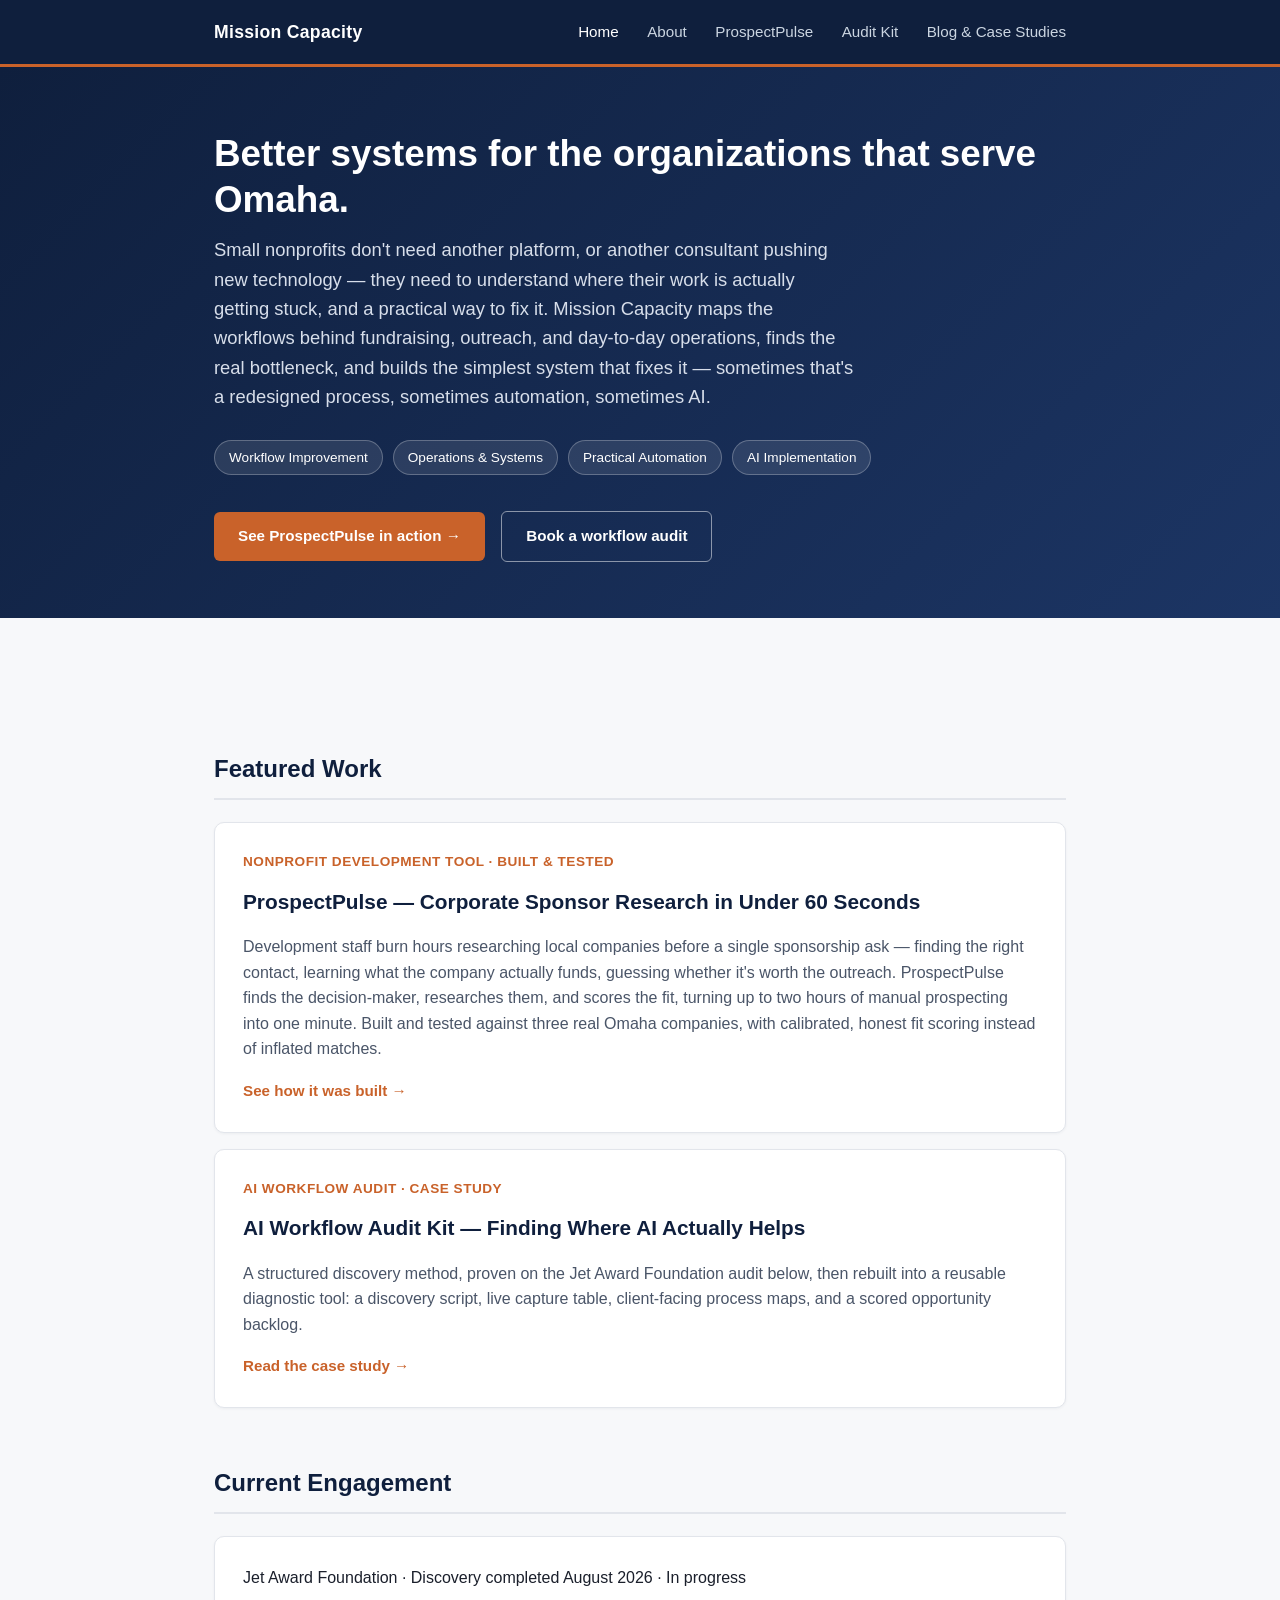
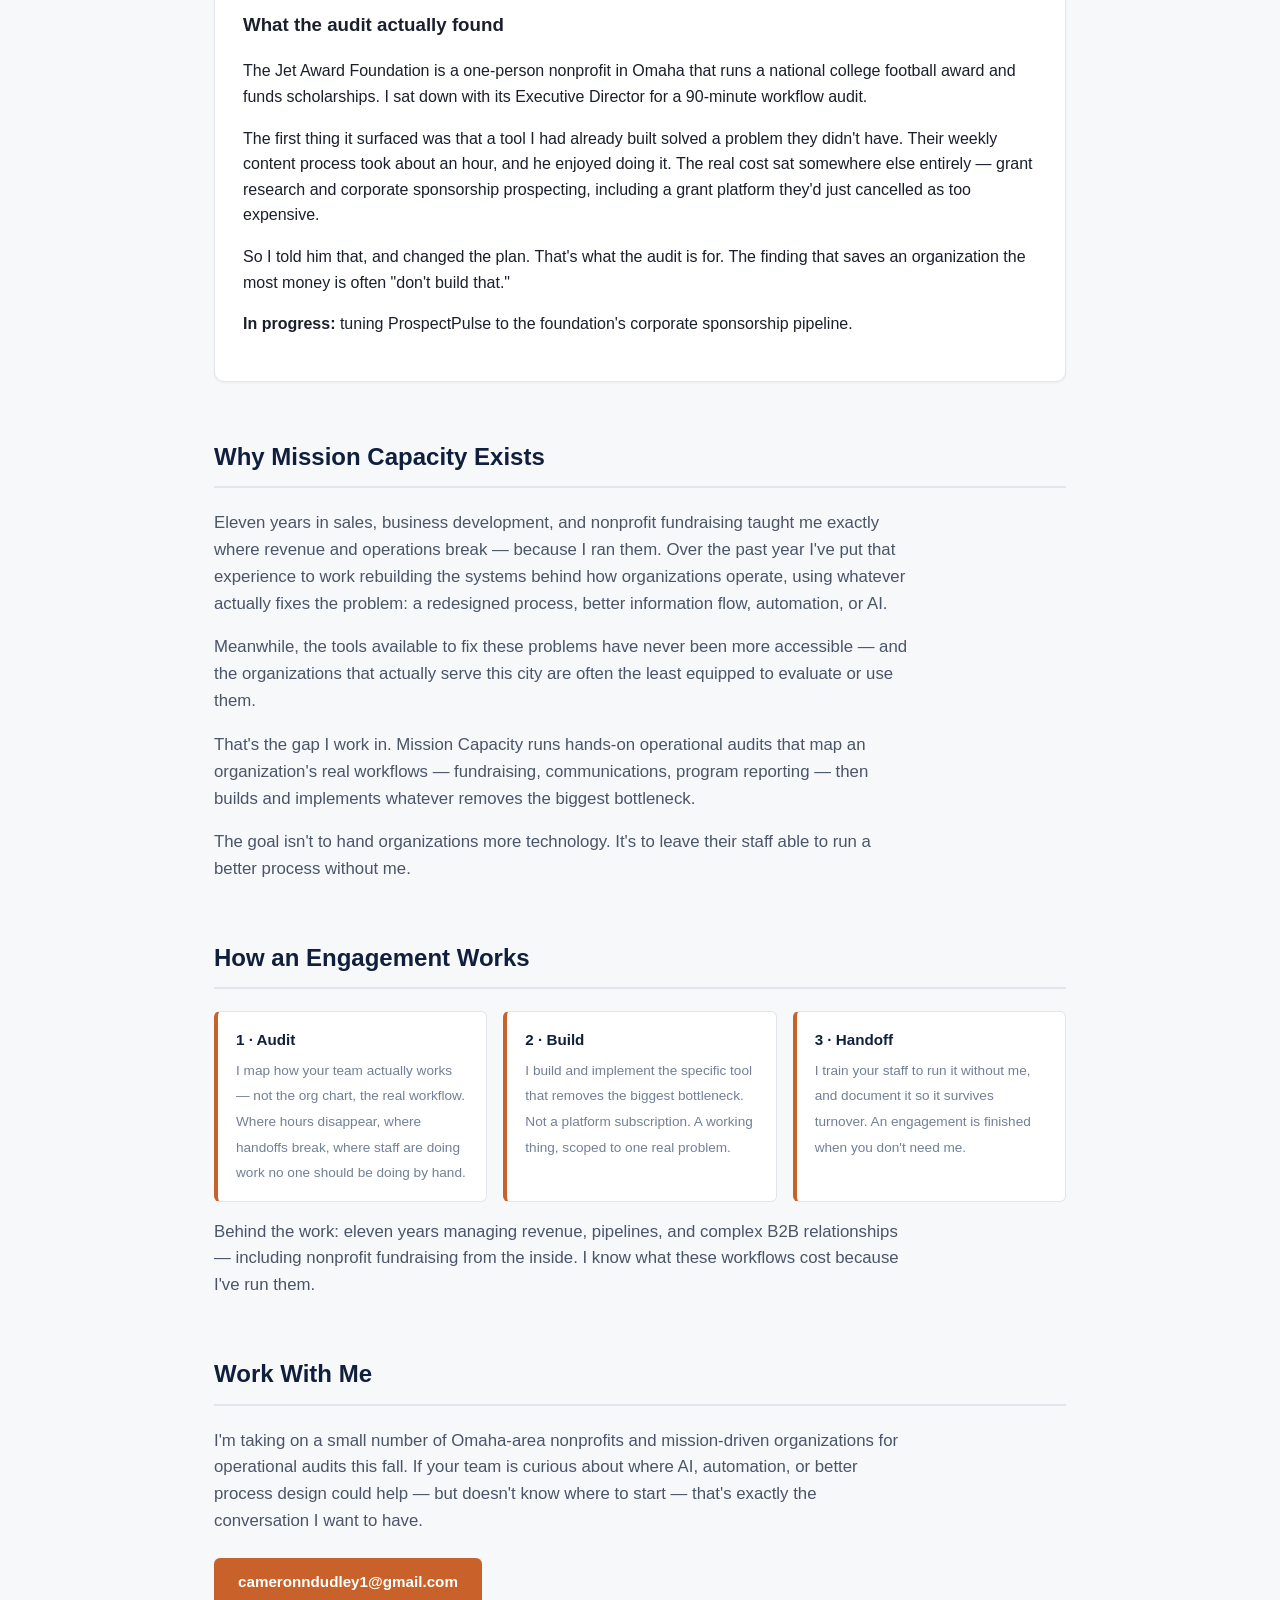
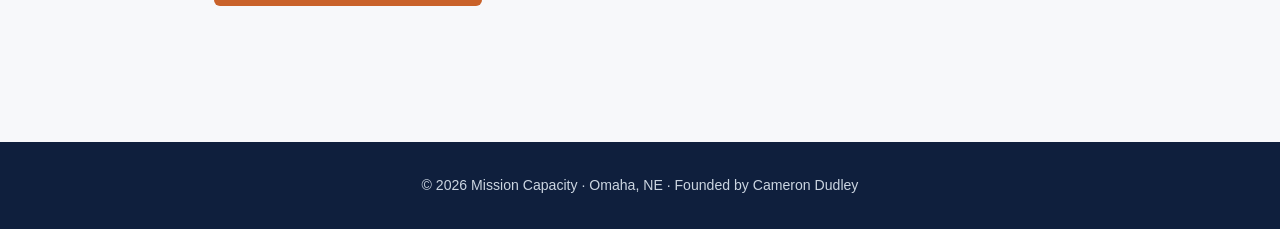
<file: index.html>
<!DOCTYPE html>
<html lang="en">
<head>
<meta charset="UTF-8">
<meta name="viewport" content="width=device-width, initial-scale=1.0">
<title>Mission Capacity — Better Systems for Omaha Nonprofits</title>
<meta name="description" content="Mission Capacity runs hands-on workflow audits for Omaha nonprofits and mission-driven organizations — mapping how work actually happens, fixing the real bottleneck, and building whatever system solves it: process redesign, automation, or AI.">
<link rel="stylesheet" href="style.css">
</head>
<body>

<header class="site-header">
  <div class="nav-inner">
    <a href="index.html" class="logo">Mission Capacity</a>
    <nav>
      <a href="index.html" class="active">Home</a>
      <a href="skills.html">About</a>
      <a href="case-study-prospectpulse.html">ProspectPulse</a>
      <a href="case-study-audit-kit.html">Audit Kit</a>
      <a href="blog.html">Blog &amp; Case Studies</a>
    </nav>
  </div>
</header>

<section class="hero">
  <div class="wrap">
    <h1>Better systems for the organizations that serve Omaha.</h1>
    <p class="subhead">Small nonprofits don't need another platform, or another consultant pushing new technology — they need to understand where their work is actually getting stuck, and a practical way to fix it. Mission Capacity maps the workflows behind fundraising, outreach, and day-to-day operations, finds the real bottleneck, and builds the simplest system that fixes it — sometimes that's a redesigned process, sometimes automation, sometimes AI.</p>
    <div class="tags">
      <span class="tag">Workflow Improvement</span>
      <span class="tag">Operations &amp; Systems</span>
      <span class="tag">Practical Automation</span>
      <span class="tag">AI Implementation</span>
    </div>
    <a href="case-study-prospectpulse.html" class="btn">See ProspectPulse in action →</a>
    <a href="https://calendar.app.google/fmADuB7EmJujLEcz7" class="btn secondary" target="_blank" rel="noopener">Book a workflow audit</a>
  </div>
</section>

<main>
  <div class="wrap">

    <section>
      <h2 class="section-title">Featured Work</h2>
      <a href="case-study-prospectpulse.html" class="card project-card" style="display:block; margin-bottom:16px;">
        <div class="meta">Nonprofit Development Tool · Built &amp; Tested</div>
        <h3>ProspectPulse — Corporate Sponsor Research in Under 60 Seconds</h3>
        <p>Development staff burn hours researching local companies before a single sponsorship ask — finding the right contact, learning what the company actually funds, guessing whether it's worth the outreach. ProspectPulse finds the decision-maker, researches them, and scores the fit, turning up to two hours of manual prospecting into one minute. Built and tested against three real Omaha companies, with calibrated, honest fit scoring instead of inflated matches.</p>
        <span class="cta-link">See how it was built →</span>
      </a>
      <a href="case-study-audit-kit.html" class="card project-card" style="display:block;">
        <div class="meta">AI Workflow Audit · Case Study</div>
        <h3>AI Workflow Audit Kit — Finding Where AI Actually Helps</h3>
        <p>A structured discovery method, proven on the Jet Award Foundation audit below, then rebuilt into a reusable diagnostic tool: a discovery script, live capture table, client-facing process maps, and a scored opportunity backlog.</p>
        <span class="cta-link">Read the case study →</span>
      </a>
    </section>

    <section>
      <h2 class="section-title">Current Engagement</h2>
      <div class="card">
        <div class="meta">Jet Award Foundation · Discovery completed August 2026 · In progress</div>
        <h3>What the audit actually found</h3>
        <p>The Jet Award Foundation is a one-person nonprofit in Omaha that runs a national college football award and funds scholarships. I sat down with its Executive Director for a 90-minute workflow audit.</p>
        <p>The first thing it surfaced was that a tool I had already built solved a problem they didn't have. Their weekly content process took about an hour, and he enjoyed doing it. The real cost sat somewhere else entirely — grant research and corporate sponsorship prospecting, including a grant platform they'd just cancelled as too expensive.</p>
        <p>So I told him that, and changed the plan. That's what the audit is for. The finding that saves an organization the most money is often "don't build that."</p>
        <p><strong>In progress:</strong> tuning ProspectPulse to the foundation's corporate sponsorship pipeline.</p>
      </div>
    </section>

    <section>
      <h2 class="section-title">Why Mission Capacity Exists</h2>
      <p class="lead">
        Eleven years in sales, business development, and nonprofit fundraising taught me exactly where revenue and operations break — because I ran them. Over the past year I've put that experience to work rebuilding the systems behind how organizations operate, using whatever actually fixes the problem: a redesigned process, better information flow, automation, or AI.
      </p>
      <p class="lead">
        Meanwhile, the tools available to fix these problems have never been more accessible — and the organizations that actually serve this city are often the least equipped to evaluate or use them.
      </p>
      <p class="lead">
        That's the gap I work in. Mission Capacity runs hands-on operational audits that map an organization's real workflows — fundraising, communications, program reporting — then builds and implements whatever removes the biggest bottleneck.
      </p>
      <p class="lead">
        The goal isn't to hand organizations more technology. It's to leave their staff able to run a better process without me.
      </p>
    </section>

    <section>
      <h2 class="section-title">How an Engagement Works</h2>
      <div class="skills-grid">
        <div class="skill-chip">
          <strong>1 · Audit</strong>
          <span>I map how your team actually works — not the org chart, the real workflow. Where hours disappear, where handoffs break, where staff are doing work no one should be doing by hand.</span>
        </div>
        <div class="skill-chip">
          <strong>2 · Build</strong>
          <span>I build and implement the specific tool that removes the biggest bottleneck. Not a platform subscription. A working thing, scoped to one real problem.</span>
        </div>
        <div class="skill-chip">
          <strong>3 · Handoff</strong>
          <span>I train your staff to run it without me, and document it so it survives turnover. An engagement is finished when you don't need me.</span>
        </div>
      </div>
      <p class="lead">Behind the work: eleven years managing revenue, pipelines, and complex B2B relationships — including nonprofit fundraising from the inside. I know what these workflows cost because I've run them.</p>
    </section>

    <section>
      <h2 class="section-title">Work With Me</h2>
      <p class="lead">I'm taking on a small number of Omaha-area nonprofits and mission-driven organizations for operational audits this fall. If your team is curious about where AI, automation, or better process design could help — but doesn't know where to start — that's exactly the conversation I want to have.</p>
      <a href="mailto:cameronndudley1@gmail.com" class="btn">cameronndudley1@gmail.com</a>
    </section>

  </div>
</main>

<footer>
  <div class="wrap">
    &copy; 2026 Mission Capacity · Omaha, NE · Founded by Cameron Dudley
  </div>
</footer>

</body>
</html>
</file>
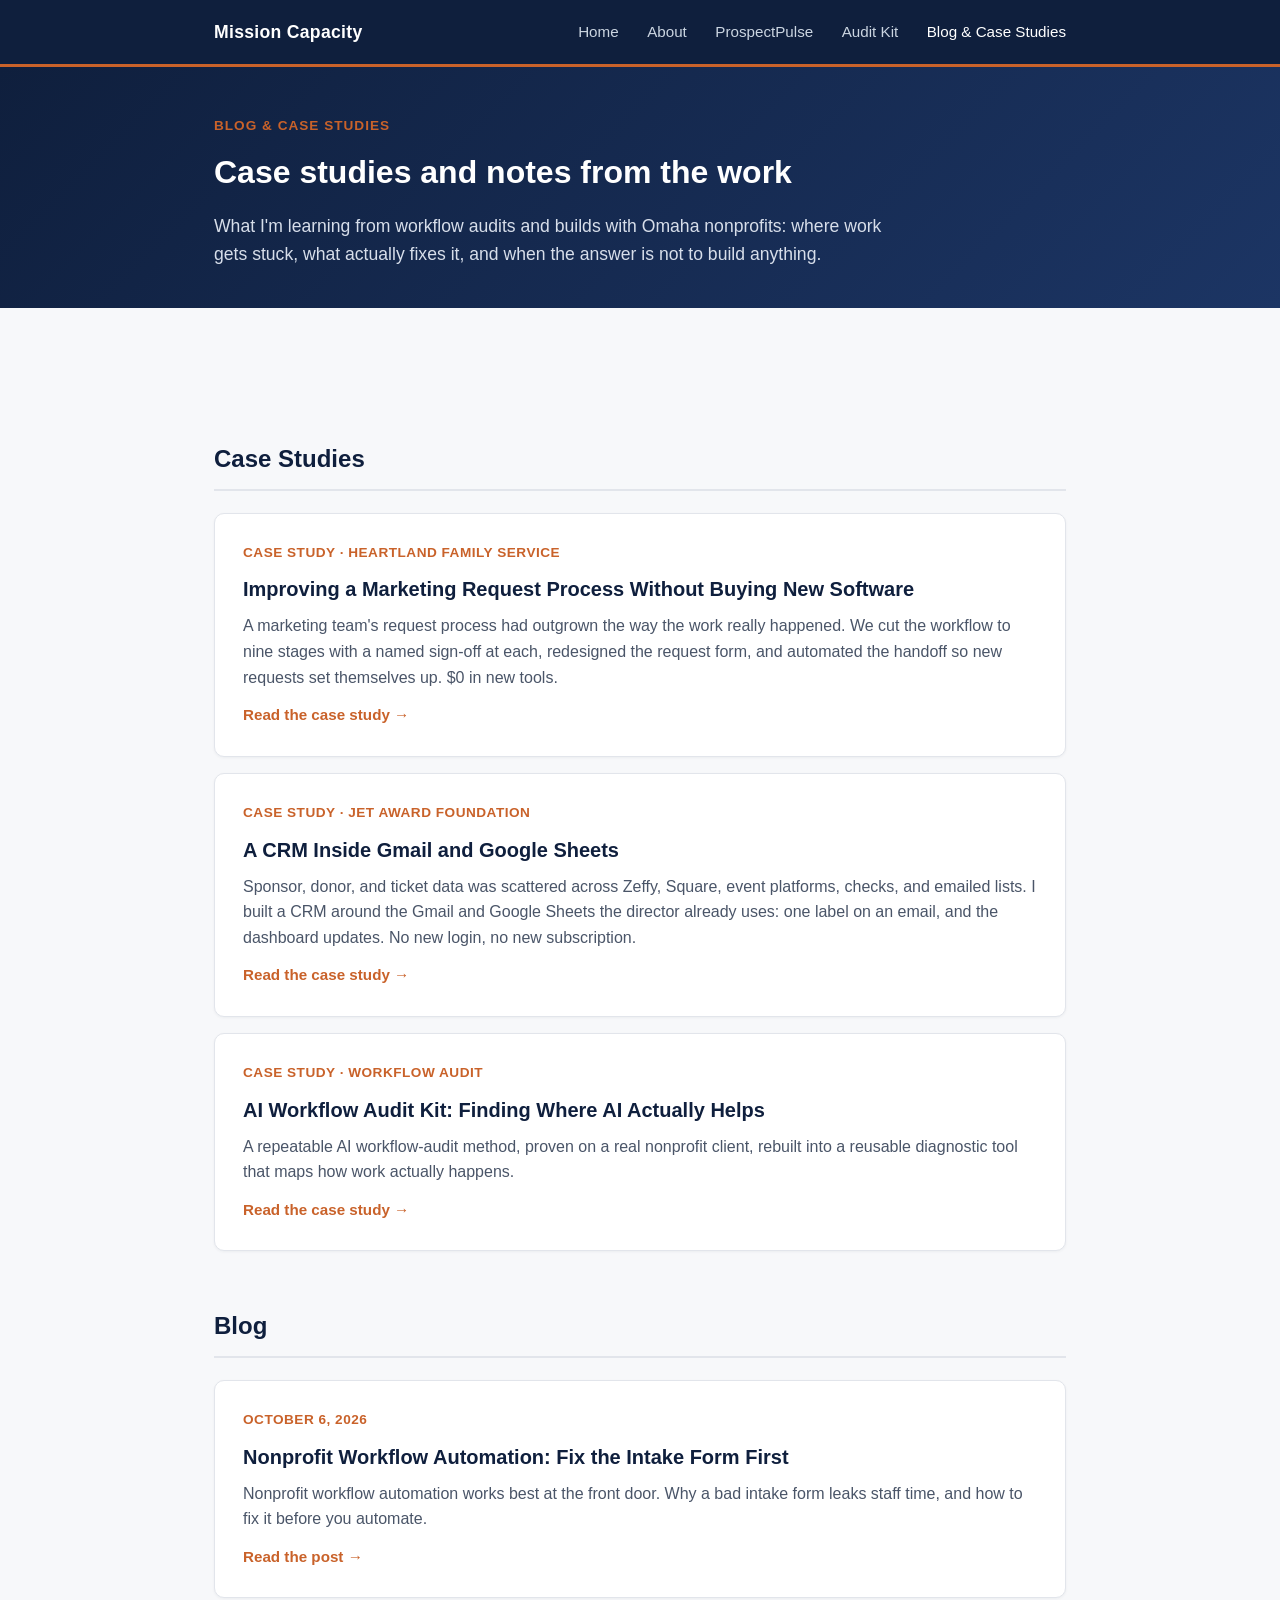
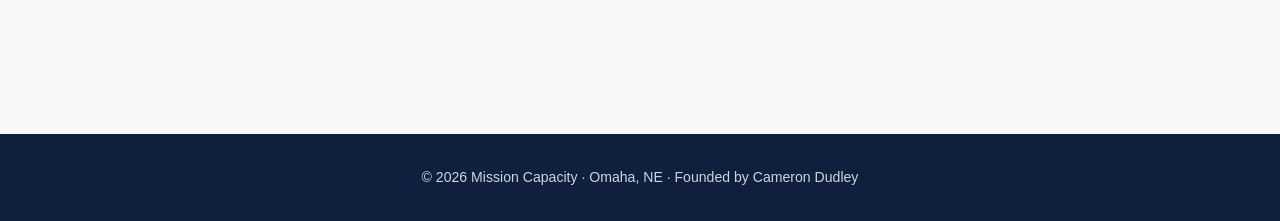
<file: blog.html>
<!DOCTYPE html>
<html lang="en">
<head>
<meta charset="UTF-8">
<meta name="viewport" content="width=device-width, initial-scale=1.0">
<title>Blog &amp; Case Studies — Mission Capacity</title>
<meta name="description" content="Case studies and notes on nonprofit operations, workflow audits, and practical AI from Mission Capacity in Omaha.">
<link rel="stylesheet" href="style.css">
</head>
<body>

<header class="site-header">
  <div class="nav-inner">
    <a href="index.html" class="logo">Mission Capacity</a>
    <nav>
      <a href="index.html">Home</a>
      <a href="skills.html">About</a>
      <a href="case-study-prospectpulse.html">ProspectPulse</a>
      <a href="case-study-audit-kit.html">Audit Kit</a>
      <a href="blog.html" class="active">Blog &amp; Case Studies</a>
    </nav>
  </div>
</header>

<section class="case-hero">
  <div class="wrap">
    <div class="eyebrow">Blog &amp; Case Studies</div>
    <h1>Case studies and notes from the work</h1>
    <p class="subhead">What I'm learning from workflow audits and builds with Omaha nonprofits: where work gets stuck, what actually fixes it, and when the answer is not to build anything.</p>
  </div>
</section>

<main>
  <div class="wrap">
    <section>
      <h2 class="section-title">Case Studies</h2>
      <div class="post-list">
<!-- CASESTUDIES:START -->
        <a href="case-study-heartland-family-service.html" class="card" data-slug="case-study-heartland-family-service">
          <div class="meta">Case Study · Heartland Family Service</div>
          <h3>Improving a Marketing Request Process Without Buying New Software</h3>
          <p>A marketing team's request process had outgrown the way the work really happened. We cut the workflow to nine stages with a named sign-off at each, redesigned the request form, and automated the handoff so new requests set themselves up. $0 in new tools.</p>
          <span class="cta-link">Read the case study &rarr;</span>
        </a>
        <a href="case-study-jet-award-crm.html" class="card" data-slug="case-study-jet-award-crm">
          <div class="meta">Case Study · Jet Award Foundation</div>
          <h3>A CRM Inside Gmail and Google Sheets</h3>
          <p>Sponsor, donor, and ticket data was scattered across Zeffy, Square, event platforms, checks, and emailed lists. I built a CRM around the Gmail and Google Sheets the director already uses: one label on an email, and the dashboard updates. No new login, no new subscription.</p>
          <span class="cta-link">Read the case study &rarr;</span>
        </a>
        <a href="case-study-audit-kit.html" class="card" data-slug="case-study-audit-kit">
          <div class="meta">Case Study · Workflow Audit</div>
          <h3>AI Workflow Audit Kit: Finding Where AI Actually Helps</h3>
          <p>A repeatable AI workflow-audit method, proven on a real nonprofit client, rebuilt into a reusable diagnostic tool that maps how work actually happens.</p>
          <span class="cta-link">Read the case study &rarr;</span>
        </a>
<!-- CASESTUDIES:END -->
      </div>
    </section>

    <section>
      <h2 class="section-title">Blog</h2>
      <div class="post-list">
<!-- POSTS:START -->
        <a href="blog/nonprofit-workflow-automation-intake-form.html" class="card" data-slug="nonprofit-workflow-automation-intake-form">
          <div class="meta">October 6, 2026</div>
          <h3>Nonprofit Workflow Automation: Fix the Intake Form First</h3>
          <p>Nonprofit workflow automation works best at the front door. Why a bad intake form leaks staff time, and how to fix it before you automate.</p>
          <span class="cta-link">Read the post &rarr;</span>
        </a>
<!-- POSTS:END -->
      </div>
    </section>
  </div>
</main>

<footer>
  <div class="wrap">
    &copy; 2026 Mission Capacity · Omaha, NE · Founded by Cameron Dudley
  </div>
</footer>

</body>
</html>
</file>
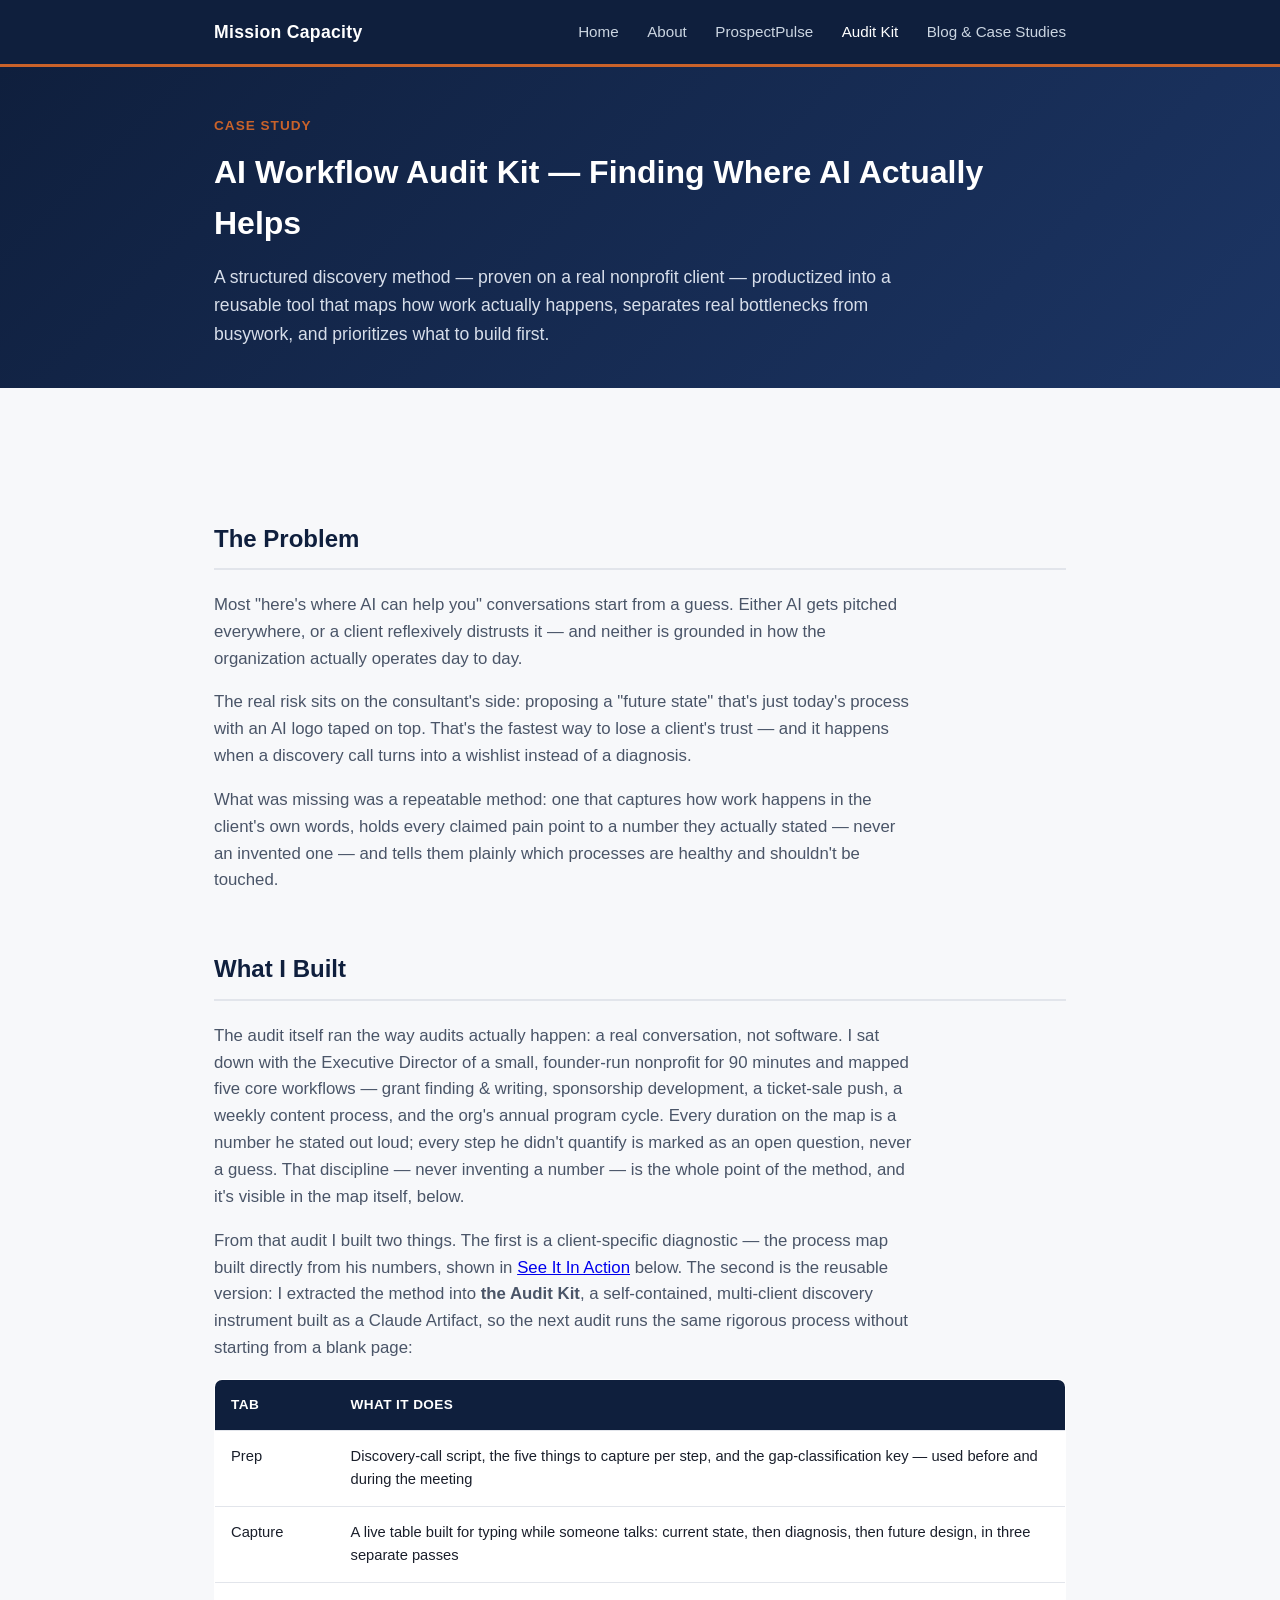
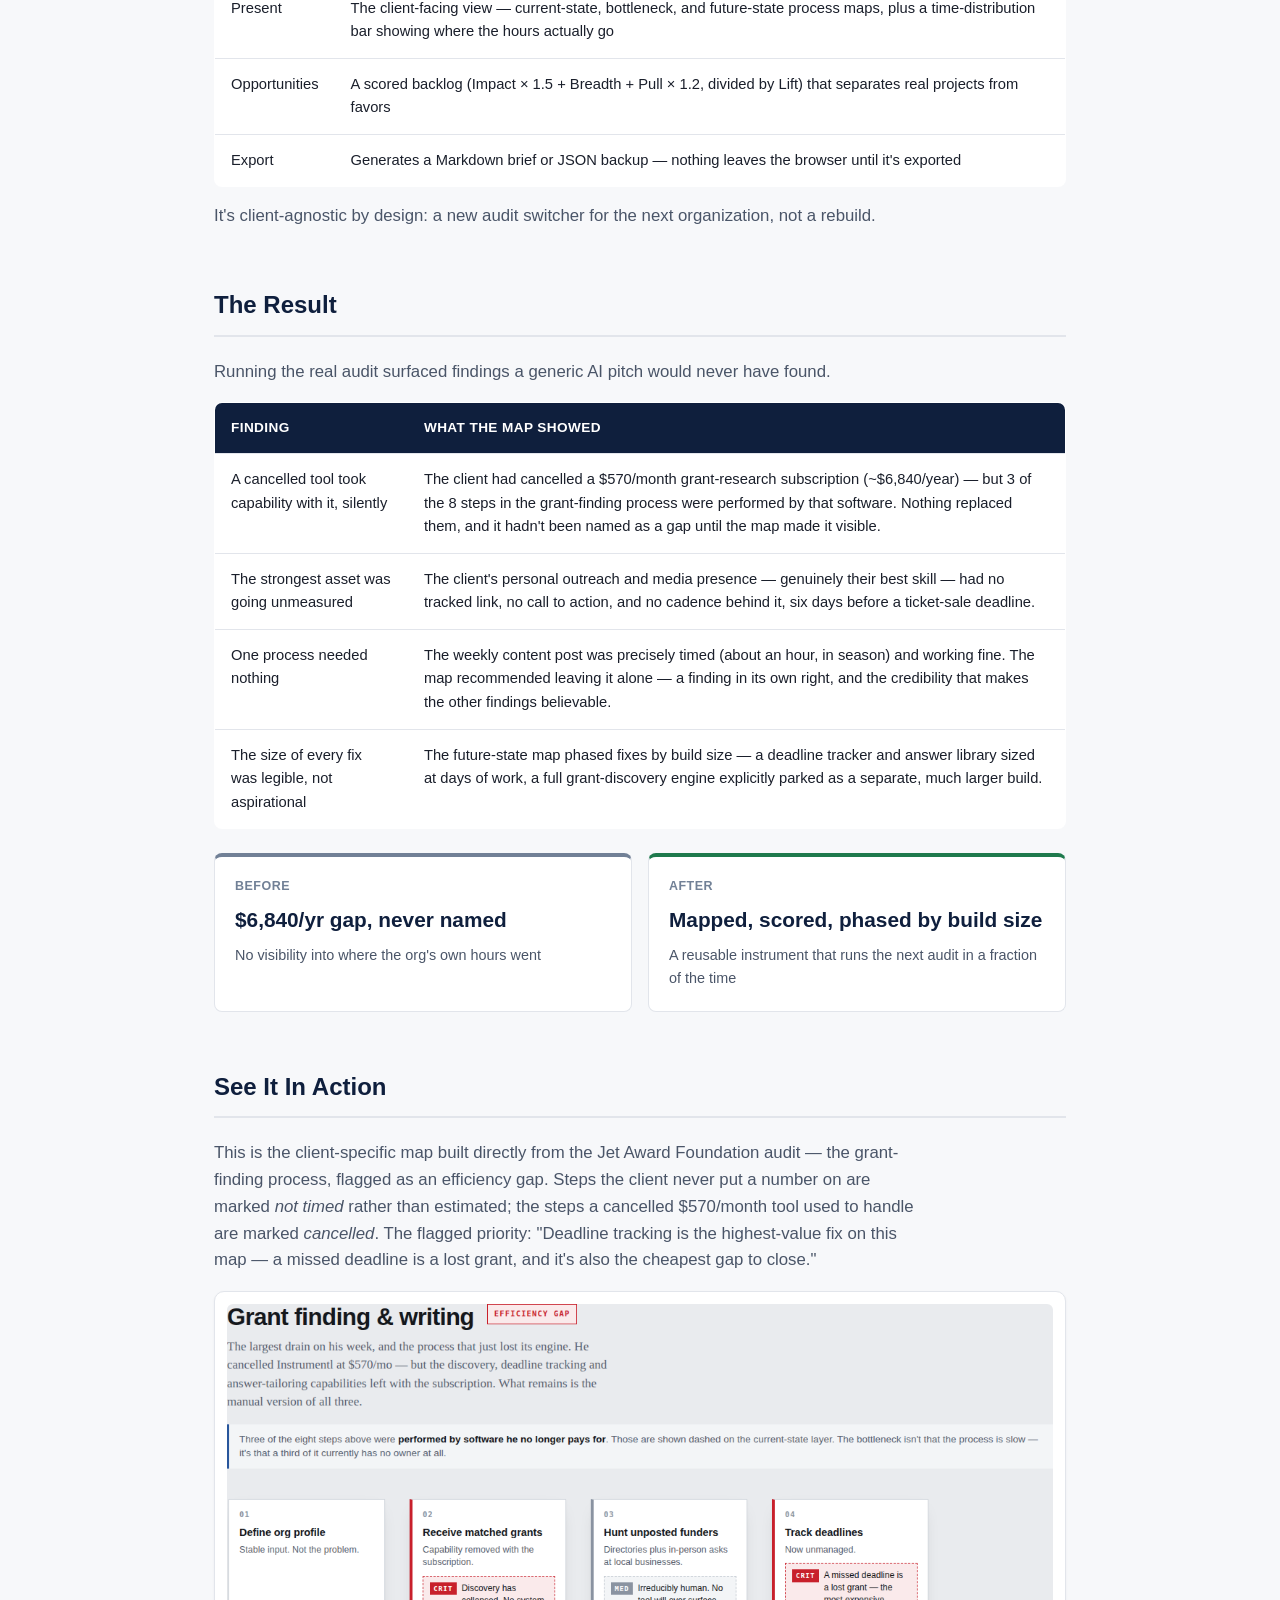
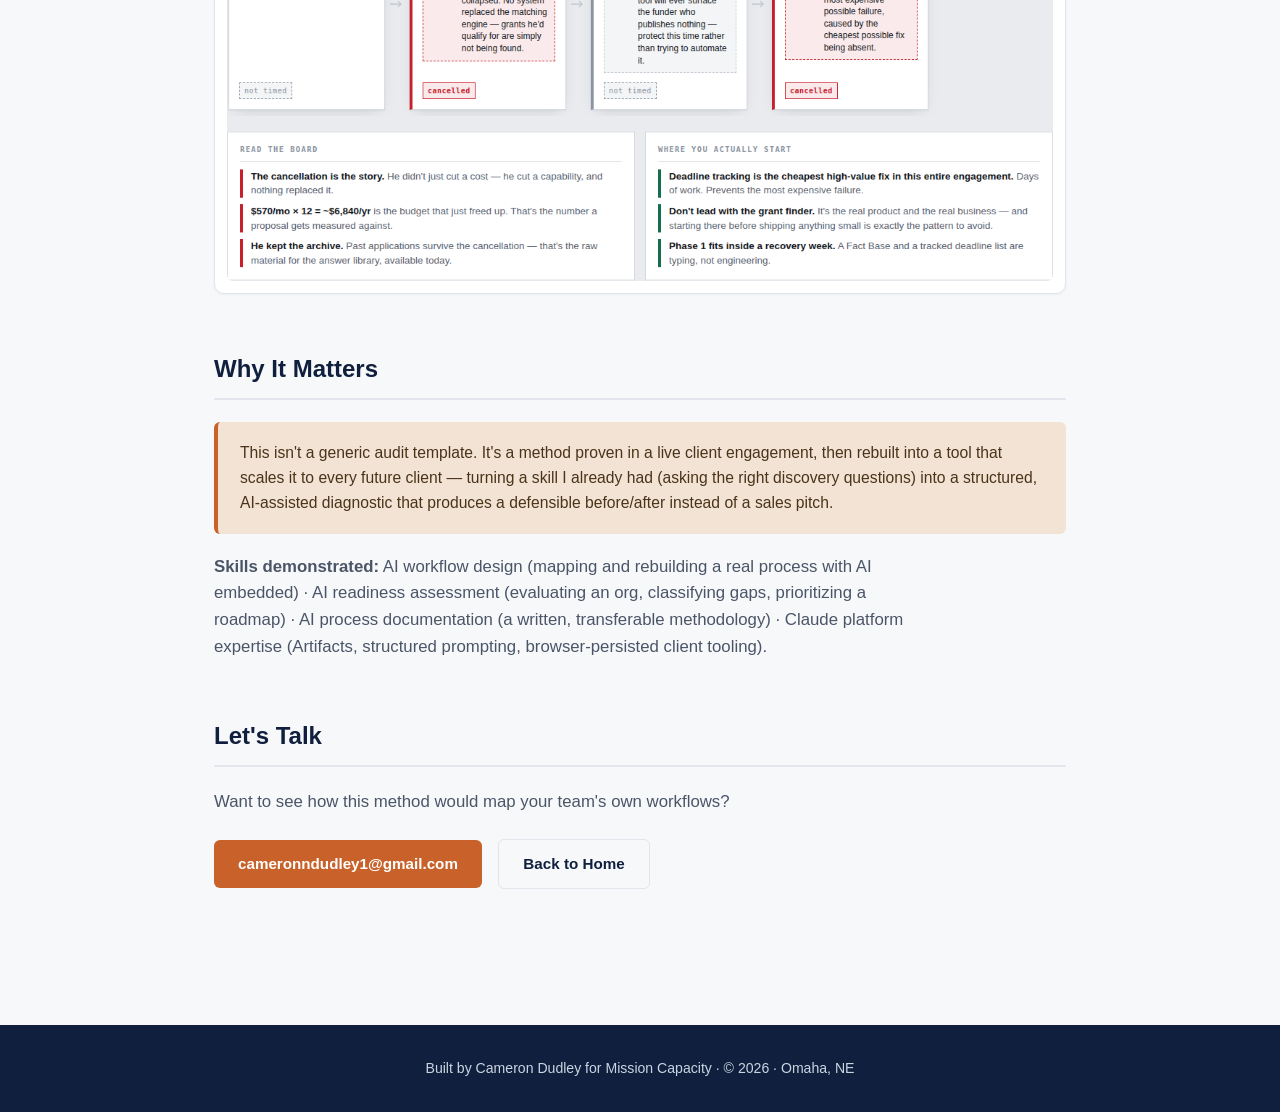
<file: case-study-audit-kit.html>
<!DOCTYPE html>
<html lang="en">
<head>
<meta charset="UTF-8">
<meta name="viewport" content="width=device-width, initial-scale=1.0">
<title>AI Workflow Audit Kit — Mission Capacity</title>
<meta name="description" content="A repeatable AI workflow-audit method, proven on a real nonprofit client, rebuilt into a reusable diagnostic tool that maps how work actually happens.">
<link rel="stylesheet" href="style.css">
</head>
<body>

<header class="site-header">
  <div class="nav-inner">
    <a href="index.html" class="logo">Mission Capacity</a>
    <nav>
      <a href="index.html">Home</a>
      <a href="skills.html">About</a>
      <a href="case-study-prospectpulse.html">ProspectPulse</a>
      <a href="case-study-audit-kit.html" class="active">Audit Kit</a>
      <a href="blog.html">Blog &amp; Case Studies</a>
    </nav>
  </div>
</header>

<section class="case-hero">
  <div class="wrap">
    <div class="eyebrow">Case Study</div>
    <h1>AI Workflow Audit Kit — Finding Where AI Actually Helps</h1>
    <p class="subhead">A structured discovery method — proven on a real nonprofit client — productized into a reusable tool that maps how work actually happens, separates real bottlenecks from busywork, and prioritizes what to build first.</p>
  </div>
</section>

<main>
  <div class="wrap">

    <section>
      <h2 class="section-title">The Problem</h2>
      <p class="lead">Most "here's where AI can help you" conversations start from a guess. Either AI gets pitched everywhere, or a client reflexively distrusts it — and neither is grounded in how the organization actually operates day to day.</p>
      <p class="lead" style="margin-top:16px;">The real risk sits on the consultant's side: proposing a "future state" that's just today's process with an AI logo taped on top. That's the fastest way to lose a client's trust — and it happens when a discovery call turns into a wishlist instead of a diagnosis.</p>
      <p class="lead" style="margin-top:16px;">What was missing was a repeatable method: one that captures how work happens in the client's own words, holds every claimed pain point to a number they actually stated — never an invented one — and tells them plainly which processes are healthy and shouldn't be touched.</p>
    </section>

    <section>
      <h2 class="section-title">What I Built</h2>
      <p class="lead">The audit itself ran the way audits actually happen: a real conversation, not software. I sat down with the Executive Director of a small, founder-run nonprofit for 90 minutes and mapped five core workflows — grant finding &amp; writing, sponsorship development, a ticket-sale push, a weekly content process, and the org's annual program cycle. Every duration on the map is a number he stated out loud; every step he didn't quantify is marked as an open question, never a guess. That discipline — never inventing a number — is the whole point of the method, and it's visible in the map itself, below.</p>
      <p class="lead" style="margin-top:16px;">From that audit I built two things. The first is a client-specific diagnostic — the process map built directly from his numbers, shown in <a href="#in-action">See It In Action</a> below. The second is the reusable version: I extracted the method into <strong>the Audit Kit</strong>, a self-contained, multi-client discovery instrument built as a Claude Artifact, so the next audit runs the same rigorous process without starting from a blank page:</p>
      <table>
        <thead>
          <tr><th>Tab</th><th>What It Does</th></tr>
        </thead>
        <tbody>
          <tr><td data-label="Tab">Prep</td><td data-label="What It Does">Discovery-call script, the five things to capture per step, and the gap-classification key — used before and during the meeting</td></tr>
          <tr><td data-label="Tab">Capture</td><td data-label="What It Does">A live table built for typing while someone talks: current state, then diagnosis, then future design, in three separate passes</td></tr>
          <tr><td data-label="Tab">Present</td><td data-label="What It Does">The client-facing view — current-state, bottleneck, and future-state process maps, plus a time-distribution bar showing where the hours actually go</td></tr>
          <tr><td data-label="Tab">Opportunities</td><td data-label="What It Does">A scored backlog (Impact × 1.5 + Breadth + Pull × 1.2, divided by Lift) that separates real projects from favors</td></tr>
          <tr><td data-label="Tab">Export</td><td data-label="What It Does">Generates a Markdown brief or JSON backup — nothing leaves the browser until it's exported</td></tr>
        </tbody>
      </table>
      <p class="lead" style="margin-top:16px;">It's client-agnostic by design: a new audit switcher for the next organization, not a rebuild.</p>
    </section>

    <section>
      <h2 class="section-title">The Result</h2>
      <p class="lead">Running the real audit surfaced findings a generic AI pitch would never have found.</p>
      <table>
        <thead>
          <tr><th>Finding</th><th>What the Map Showed</th></tr>
        </thead>
        <tbody>
          <tr>
            <td data-label="Finding">A cancelled tool took capability with it, silently</td>
            <td data-label="What the Map Showed">The client had cancelled a $570/month grant-research subscription (~$6,840/year) — but 3 of the 8 steps in the grant-finding process were performed by that software. Nothing replaced them, and it hadn't been named as a gap until the map made it visible.</td>
          </tr>
          <tr>
            <td data-label="Finding">The strongest asset was going unmeasured</td>
            <td data-label="What the Map Showed">The client's personal outreach and media presence — genuinely their best skill — had no tracked link, no call to action, and no cadence behind it, six days before a ticket-sale deadline.</td>
          </tr>
          <tr>
            <td data-label="Finding">One process needed nothing</td>
            <td data-label="What the Map Showed">The weekly content post was precisely timed (about an hour, in season) and working fine. The map recommended leaving it alone — a finding in its own right, and the credibility that makes the other findings believable.</td>
          </tr>
          <tr>
            <td data-label="Finding">The size of every fix was legible, not aspirational</td>
            <td data-label="What the Map Showed">The future-state map phased fixes by build size — a deadline tracker and answer library sized at days of work, a full grant-discovery engine explicitly parked as a separate, much larger build.</td>
          </tr>
        </tbody>
      </table>

      <div class="before-after">
        <div class="ba-box before">
          <div class="label">Before</div>
          <div class="value">$6,840/yr gap, never named</div>
          <p style="margin:8px 0 0; color:var(--slate); font-size:0.9rem;">No visibility into where the org's own hours went</p>
        </div>
        <div class="ba-box after">
          <div class="label">After</div>
          <div class="value">Mapped, scored, phased by build size</div>
          <p style="margin:8px 0 0; color:var(--slate); font-size:0.9rem;">A reusable instrument that runs the next audit in a fraction of the time</p>
        </div>
      </div>
    </section>

    <section id="in-action">
      <h2 class="section-title">See It In Action</h2>
      <p class="lead">This is the client-specific map built directly from the Jet Award Foundation audit — the grant-finding process, flagged as an efficiency gap. Steps the client never put a number on are marked <em>not timed</em> rather than estimated; the steps a cancelled $570/month tool used to handle are marked <em>cancelled</em>. The flagged priority: "Deadline tracking is the highest-value fix on this map — a missed deadline is a lost grant, and it's also the cheapest gap to close."</p>
      <div class="card" style="padding:12px; margin-top:16px;">
        <img src="audit-kit-screenshot.png" alt="Bottleneck-layer process map for the Jet Award Foundation's grant-finding workflow, showing steps marked not timed or cancelled, and a flagged priority reading: deadline tracking is the highest-value fix on this map." style="width:100%; height:auto; border-radius:6px; display:block;">
      </div>
    </section>

    <section>
      <h2 class="section-title">Why It Matters</h2>
      <div class="callout">
        This isn't a generic audit template. It's a method proven in a live client engagement, then rebuilt into a tool that scales it to every future client — turning a skill I already had (asking the right discovery questions) into a structured, AI-assisted diagnostic that produces a defensible before/after instead of a sales pitch.
      </div>
      <p class="lead" style="margin-top:20px;"><strong>Skills demonstrated:</strong> AI workflow design (mapping and rebuilding a real process with AI embedded) · AI readiness assessment (evaluating an org, classifying gaps, prioritizing a roadmap) · AI process documentation (a written, transferable methodology) · Claude platform expertise (Artifacts, structured prompting, browser-persisted client tooling).</p>
    </section>

    <section>
      <h2 class="section-title">Let's Talk</h2>
      <p class="lead">Want to see how this method would map your team's own workflows?</p>
      <a href="mailto:cameronndudley1@gmail.com" class="btn">cameronndudley1@gmail.com</a>
      <a href="index.html" class="btn outline">Back to Home</a>
    </section>

  </div>
</main>

<footer>
  <div class="wrap">
    Built by Cameron Dudley for Mission Capacity · &copy; 2026 · Omaha, NE
  </div>
</footer>

</body>
</html>
</file>
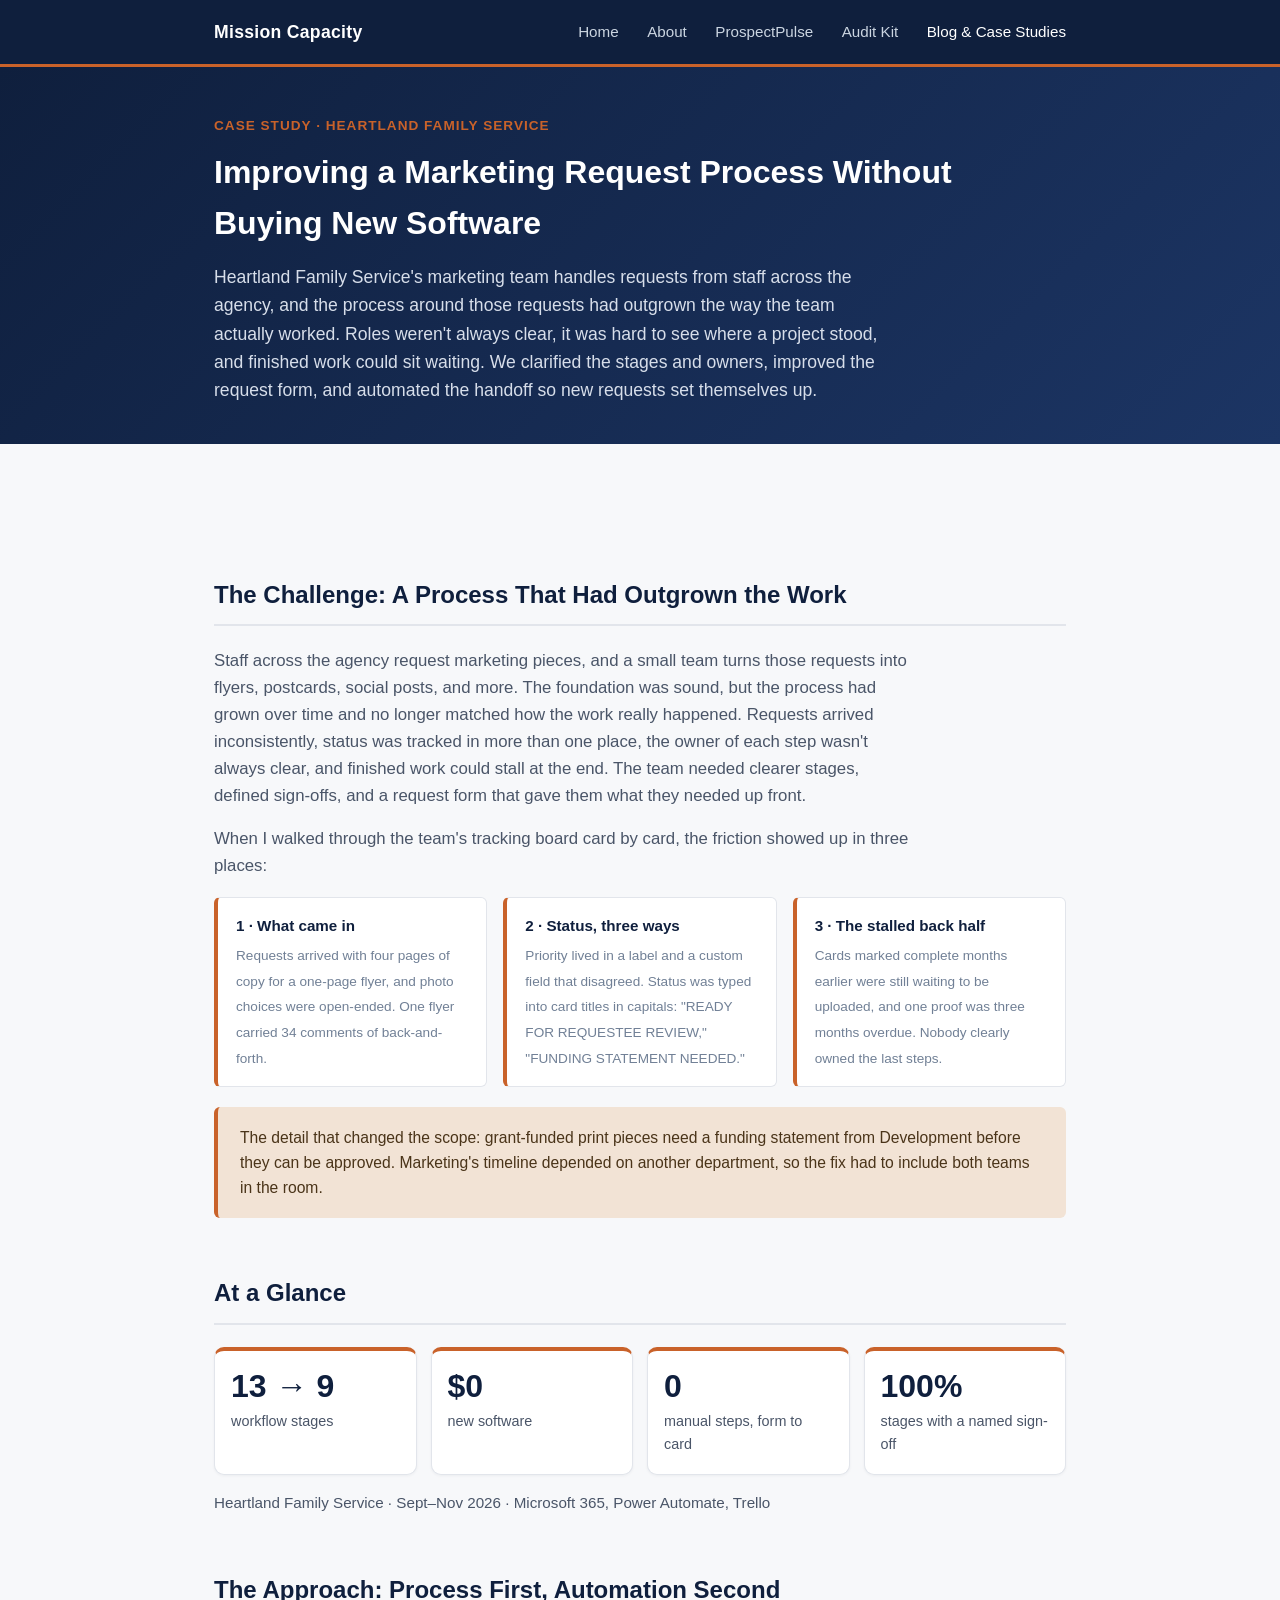
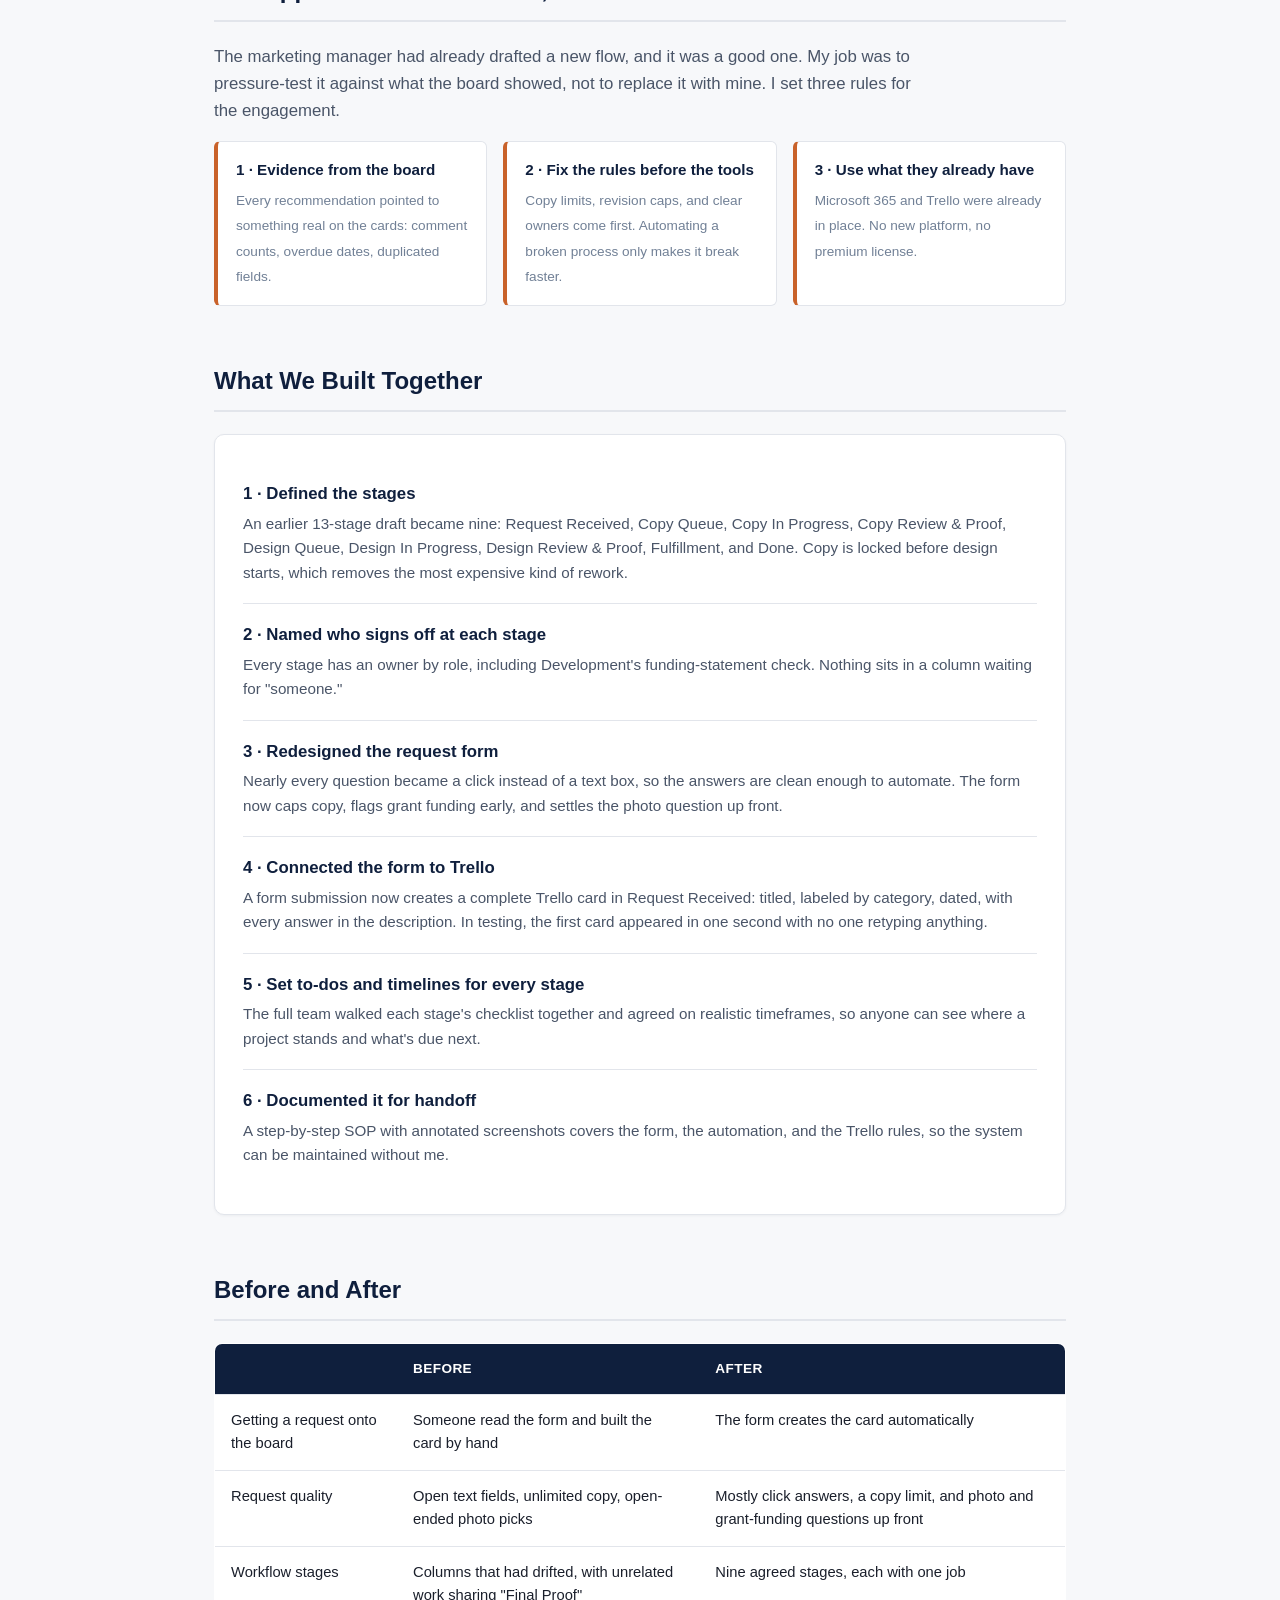
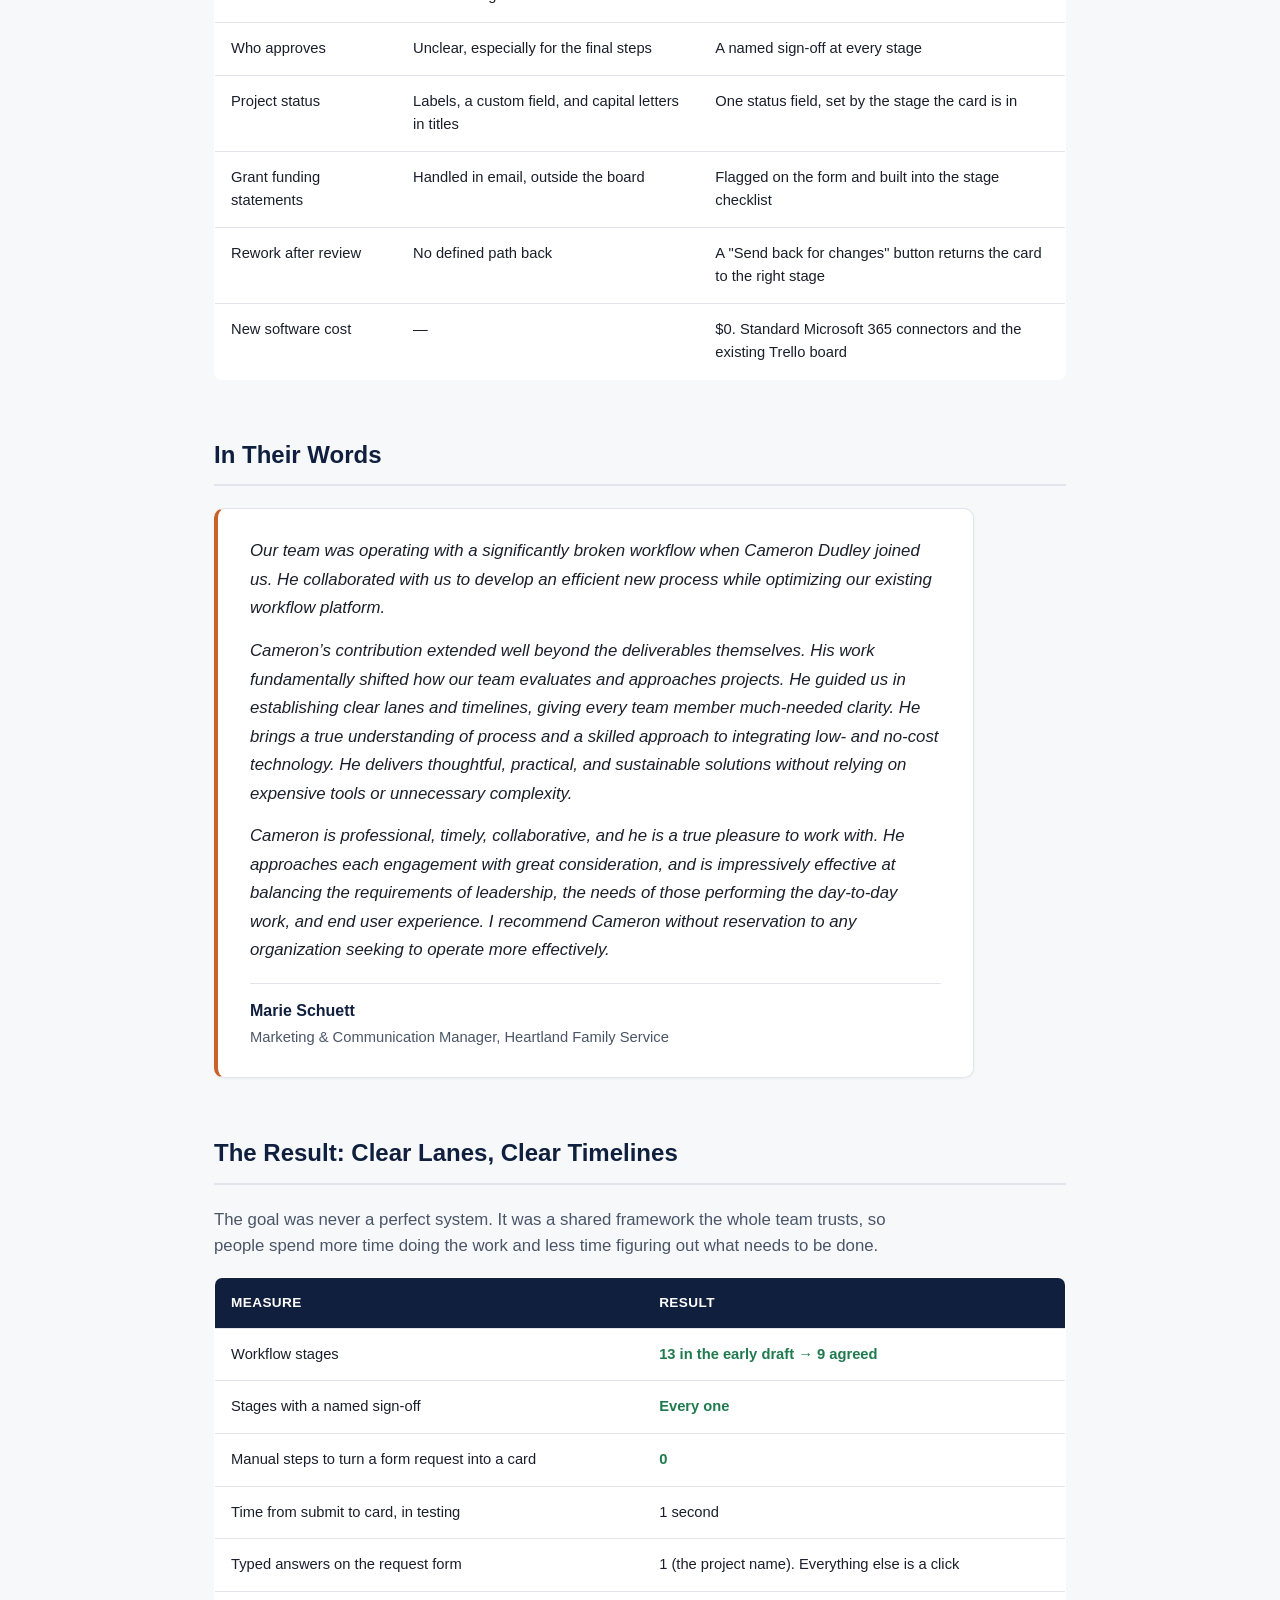
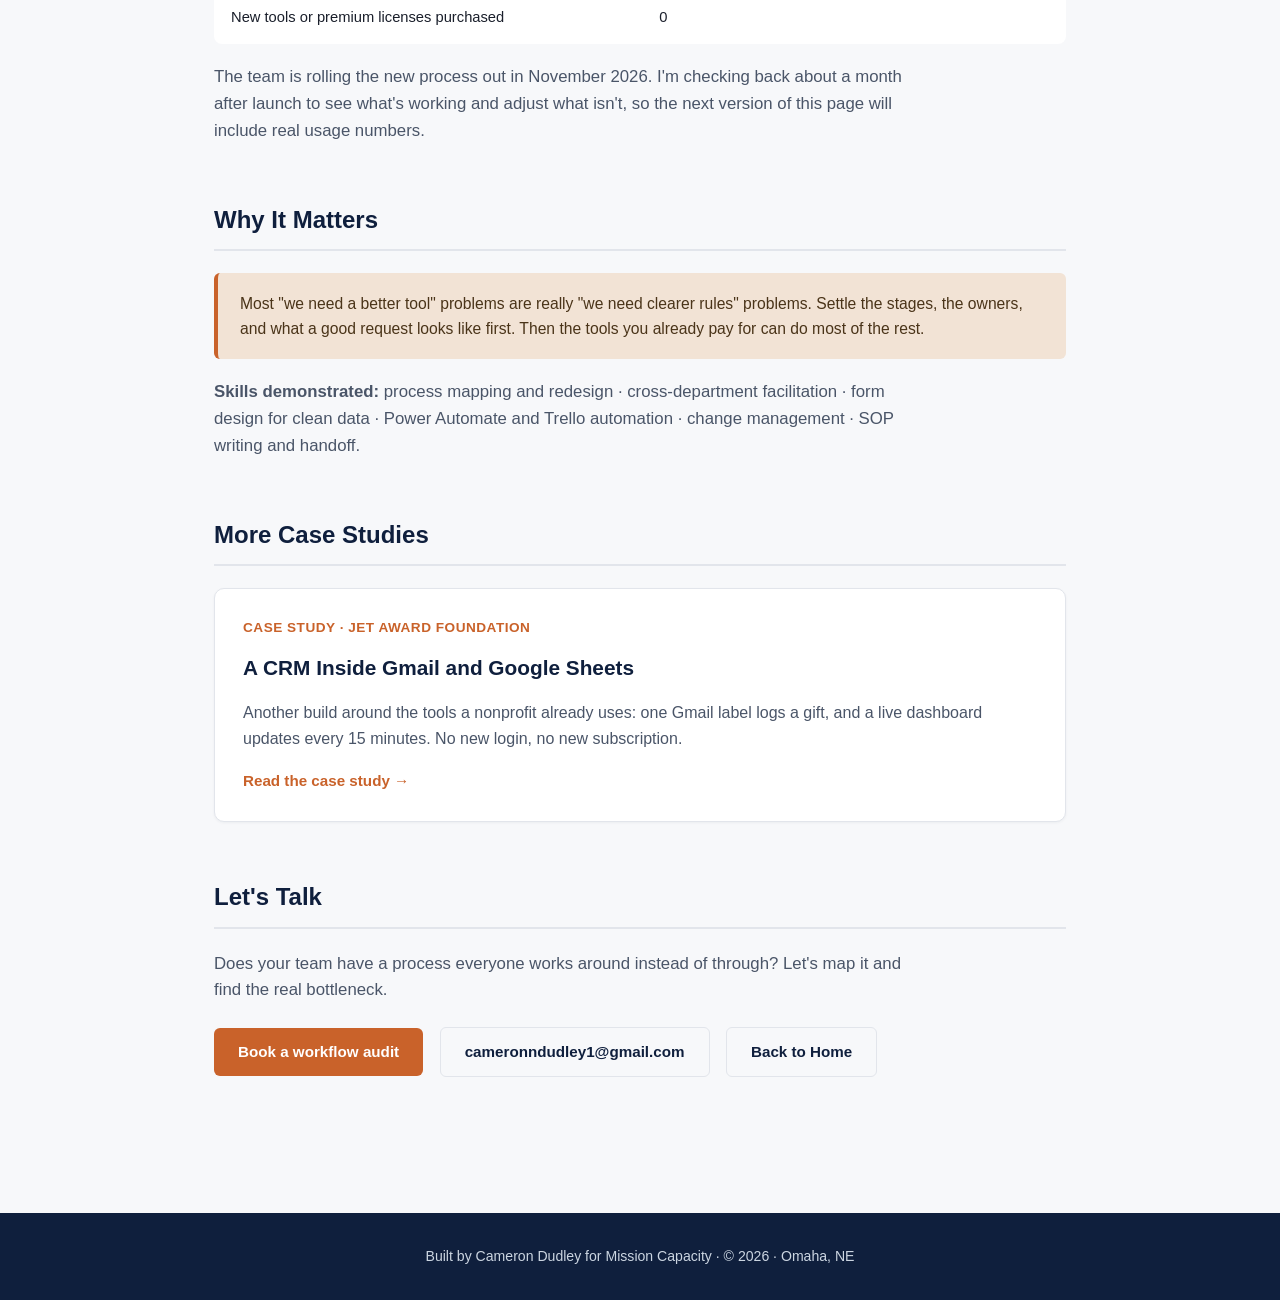
<file: case-study-heartland-family-service.html>
<!DOCTYPE html>
<html lang="en">
<head>
<meta charset="UTF-8">
<meta name="viewport" content="width=device-width, initial-scale=1.0">
<title>Heartland Family Service MarComm Workflow — Mission Capacity</title>
<meta name="description" content="How Heartland Family Service's marketing team improved its request process: nine clear stages, a named sign-off at each one, and a request form that sets up new work automatically.">
<link rel="canonical" href="https://missioncapacity.netlify.app/case-study-heartland-family-service.html">
<link rel="stylesheet" href="style.css">
</head>
<body>

<header class="site-header">
  <div class="nav-inner">
    <a href="index.html" class="logo">Mission Capacity</a>
    <nav>
      <a href="index.html">Home</a>
      <a href="skills.html">About</a>
      <a href="case-study-prospectpulse.html">ProspectPulse</a>
      <a href="case-study-audit-kit.html">Audit Kit</a>
      <a href="blog.html" class="active">Blog &amp; Case Studies</a>
    </nav>
  </div>
</header>

<section class="case-hero">
  <div class="wrap">
    <div class="eyebrow">Case Study · Heartland Family Service</div>
    <h1>Improving a Marketing Request Process Without Buying New Software</h1>
    <p class="subhead">Heartland Family Service's marketing team handles requests from staff across the agency, and the process around those requests had outgrown the way the team actually worked. Roles weren't always clear, it was hard to see where a project stood, and finished work could sit waiting. We clarified the stages and owners, improved the request form, and automated the handoff so new requests set themselves up.</p>
  </div>
</section>

<main>
  <div class="wrap">

    <section>
      <h2 class="section-title">The Challenge: A Process That Had Outgrown the Work</h2>
      <p class="lead">Staff across the agency request marketing pieces, and a small team turns those requests into flyers, postcards, social posts, and more. The foundation was sound, but the process had grown over time and no longer matched how the work really happened. Requests arrived inconsistently, status was tracked in more than one place, the owner of each step wasn't always clear, and finished work could stall at the end. The team needed clearer stages, defined sign-offs, and a request form that gave them what they needed up front.</p>
      <p class="lead">When I walked through the team's tracking board card by card, the friction showed up in three places:</p>
      <div class="skills-grid">
        <div class="skill-chip">
          <strong>1 · What came in</strong>
          <span>Requests arrived with four pages of copy for a one-page flyer, and photo choices were open-ended. One flyer carried 34 comments of back-and-forth.</span>
        </div>
        <div class="skill-chip">
          <strong>2 · Status, three ways</strong>
          <span>Priority lived in a label and a custom field that disagreed. Status was typed into card titles in capitals: "READY FOR REQUESTEE REVIEW," "FUNDING STATEMENT NEEDED."</span>
        </div>
        <div class="skill-chip">
          <strong>3 · The stalled back half</strong>
          <span>Cards marked complete months earlier were still waiting to be uploaded, and one proof was three months overdue. Nobody clearly owned the last steps.</span>
        </div>
      </div>
      <div class="callout" style="margin-top:20px;">
        The detail that changed the scope: grant-funded print pieces need a funding statement from Development before they can be approved. Marketing's timeline depended on another department, so the fix had to include both teams in the room.
      </div>
    </section>

    <section>
      <h2 class="section-title">At a Glance</h2>
      <div class="stat-strip">
          <div class="stat"><div class="stat-num">13 → 9</div><div class="stat-label">workflow stages</div></div>
          <div class="stat"><div class="stat-num">$0</div><div class="stat-label">new software</div></div>
          <div class="stat"><div class="stat-num">0</div><div class="stat-label">manual steps, form to card</div></div>
          <div class="stat"><div class="stat-num">100%</div><div class="stat-label">stages with a named sign-off</div></div>
      </div>
      <p class="stat-meta">Heartland Family Service · Sept–Nov 2026 · Microsoft 365, Power Automate, Trello</p>
    </section>

    <section>
      <h2 class="section-title">The Approach: Process First, Automation Second</h2>
      <p class="lead">The marketing manager had already drafted a new flow, and it was a good one. My job was to pressure-test it against what the board showed, not to replace it with mine. I set three rules for the engagement.</p>
      <div class="skills-grid">
        <div class="skill-chip">
          <strong>1 · Evidence from the board</strong>
          <span>Every recommendation pointed to something real on the cards: comment counts, overdue dates, duplicated fields.</span>
        </div>
        <div class="skill-chip">
          <strong>2 · Fix the rules before the tools</strong>
          <span>Copy limits, revision caps, and clear owners come first. Automating a broken process only makes it break faster.</span>
        </div>
        <div class="skill-chip">
          <strong>3 · Use what they already have</strong>
          <span>Microsoft 365 and Trello were already in place. No new platform, no premium license.</span>
        </div>
      </div>
    </section>

    <section>
      <h2 class="section-title">What We Built Together</h2>
      <div class="card">
        <div class="timeline-item">
          <h4>1 · Defined the stages</h4>
          <p>An earlier 13-stage draft became nine: Request Received, Copy Queue, Copy In Progress, Copy Review &amp; Proof, Design Queue, Design In Progress, Design Review &amp; Proof, Fulfillment, and Done. Copy is locked before design starts, which removes the most expensive kind of rework.</p>
        </div>
        <div class="timeline-item">
          <h4>2 · Named who signs off at each stage</h4>
          <p>Every stage has an owner by role, including Development's funding-statement check. Nothing sits in a column waiting for "someone."</p>
        </div>
        <div class="timeline-item">
          <h4>3 · Redesigned the request form</h4>
          <p>Nearly every question became a click instead of a text box, so the answers are clean enough to automate. The form now caps copy, flags grant funding early, and settles the photo question up front.</p>
        </div>
        <div class="timeline-item">
          <h4>4 · Connected the form to Trello</h4>
          <p>A form submission now creates a complete Trello card in Request Received: titled, labeled by category, dated, with every answer in the description. In testing, the first card appeared in one second with no one retyping anything.</p>
        </div>
        <div class="timeline-item">
          <h4>5 · Set to-dos and timelines for every stage</h4>
          <p>The full team walked each stage's checklist together and agreed on realistic timeframes, so anyone can see where a project stands and what's due next.</p>
        </div>
        <div class="timeline-item">
          <h4>6 · Documented it for handoff</h4>
          <p>A step-by-step SOP with annotated screenshots covers the form, the automation, and the Trello rules, so the system can be maintained without me.</p>
        </div>
      </div>
    </section>

    <section>
      <h2 class="section-title">Before and After</h2>
      <table>
        <thead>
          <tr><th>&nbsp;</th><th>Before</th><th>After</th></tr>
        </thead>
        <tbody>
          <tr>
            <td data-label="">Getting a request onto the board</td>
            <td data-label="Before">Someone read the form and built the card by hand</td>
            <td data-label="After">The form creates the card automatically</td>
          </tr>
          <tr>
            <td data-label="">Request quality</td>
            <td data-label="Before">Open text fields, unlimited copy, open-ended photo picks</td>
            <td data-label="After">Mostly click answers, a copy limit, and photo and grant-funding questions up front</td>
          </tr>
          <tr>
            <td data-label="">Workflow stages</td>
            <td data-label="Before">Columns that had drifted, with unrelated work sharing "Final Proof"</td>
            <td data-label="After">Nine agreed stages, each with one job</td>
          </tr>
          <tr>
            <td data-label="">Who approves</td>
            <td data-label="Before">Unclear, especially for the final steps</td>
            <td data-label="After">A named sign-off at every stage</td>
          </tr>
          <tr>
            <td data-label="">Project status</td>
            <td data-label="Before">Labels, a custom field, and capital letters in titles</td>
            <td data-label="After">One status field, set by the stage the card is in</td>
          </tr>
          <tr>
            <td data-label="">Grant funding statements</td>
            <td data-label="Before">Handled in email, outside the board</td>
            <td data-label="After">Flagged on the form and built into the stage checklist</td>
          </tr>
          <tr>
            <td data-label="">Rework after review</td>
            <td data-label="Before">No defined path back</td>
            <td data-label="After">A "Send back for changes" button returns the card to the right stage</td>
          </tr>
          <tr>
            <td data-label="">New software cost</td>
            <td data-label="Before">&mdash;</td>
            <td data-label="After">$0. Standard Microsoft 365 connectors and the existing Trello board</td>
          </tr>
        </tbody>
      </table>
    </section>

    <section>
      <h2 class="section-title">In Their Words</h2>
      <div class="testimonial">
        <p>Our team was operating with a significantly broken workflow when Cameron Dudley joined us. He collaborated with us to develop an efficient new process while optimizing our existing workflow platform.</p>
        <p>Cameron’s contribution extended well beyond the deliverables themselves. His work fundamentally shifted how our team evaluates and approaches projects. He guided us in establishing clear lanes and timelines, giving every team member much-needed clarity. He brings a true understanding of process and a skilled approach to integrating low- and no-cost technology. He delivers thoughtful, practical, and sustainable solutions without relying on expensive tools or unnecessary complexity.</p>
        <p>Cameron is professional, timely, collaborative, and he is a true pleasure to work with. He approaches each engagement with great consideration, and is impressively effective at balancing the requirements of leadership, the needs of those performing the day-to-day work, and end user experience. I recommend Cameron without reservation to any organization seeking to operate more effectively.</p>
        <div class="testimonial-author">
          <strong>Marie Schuett</strong>
          <span>Marketing &amp; Communication Manager, Heartland Family Service</span>
        </div>
      </div>
    </section>

    <section>
      <h2 class="section-title">The Result: Clear Lanes, Clear Timelines</h2>
      <p class="lead">The goal was never a perfect system. It was a shared framework the whole team trusts, so people spend more time doing the work and less time figuring out what needs to be done.</p>
      <table>
        <thead>
          <tr><th>Measure</th><th>Result</th></tr>
        </thead>
        <tbody>
          <tr><td data-label="Measure">Workflow stages</td><td data-label="Result" class="fit-strong">13 in the early draft → 9 agreed</td></tr>
          <tr><td data-label="Measure">Stages with a named sign-off</td><td data-label="Result" class="fit-strong">Every one</td></tr>
          <tr><td data-label="Measure">Manual steps to turn a form request into a card</td><td data-label="Result" class="fit-strong">0</td></tr>
          <tr><td data-label="Measure">Time from submit to card, in testing</td><td data-label="Result">1 second</td></tr>
          <tr><td data-label="Measure">Typed answers on the request form</td><td data-label="Result">1 (the project name). Everything else is a click</td></tr>
          <tr><td data-label="Measure">New tools or premium licenses purchased</td><td data-label="Result">0</td></tr>
        </tbody>
      </table>
      <p class="lead" style="margin-top:20px;">The team is rolling the new process out in November 2026. I'm checking back about a month after launch to see what's working and adjust what isn't, so the next version of this page will include real usage numbers.</p>
    </section>

    <section>
      <h2 class="section-title">Why It Matters</h2>
      <div class="callout">
        Most "we need a better tool" problems are really "we need clearer rules" problems. Settle the stages, the owners, and what a good request looks like first. Then the tools you already pay for can do most of the rest.
      </div>
      <p class="lead" style="margin-top:20px;"><strong>Skills demonstrated:</strong> process mapping and redesign · cross-department facilitation · form design for clean data · Power Automate and Trello automation · change management · SOP writing and handoff.</p>
    </section>

    <section>
      <h2 class="section-title">More Case Studies</h2>
      <a href="case-study-jet-award-crm.html" class="card project-card" style="display:block;">
        <div class="meta">Case Study · Jet Award Foundation</div>
        <h3>A CRM Inside Gmail and Google Sheets</h3>
        <p>Another build around the tools a nonprofit already uses: one Gmail label logs a gift, and a live dashboard updates every 15 minutes. No new login, no new subscription.</p>
        <span class="cta-link">Read the case study →</span>
      </a>
    </section>

    <section>
      <h2 class="section-title">Let's Talk</h2>
      <p class="lead">Does your team have a process everyone works around instead of through? Let's map it and find the real bottleneck.</p>
      <a href="https://calendar.app.google/fmADuB7EmJujLEcz7" class="btn" target="_blank" rel="noopener">Book a workflow audit</a>
      <a href="mailto:cameronndudley1@gmail.com" class="btn outline">cameronndudley1@gmail.com</a>
      <a href="index.html" class="btn outline">Back to Home</a>
    </section>

  </div>
</main>

<footer>
  <div class="wrap">
    Built by Cameron Dudley for Mission Capacity · &copy; 2026 · Omaha, NE
  </div>
</footer>

</body>
</html>
</file>
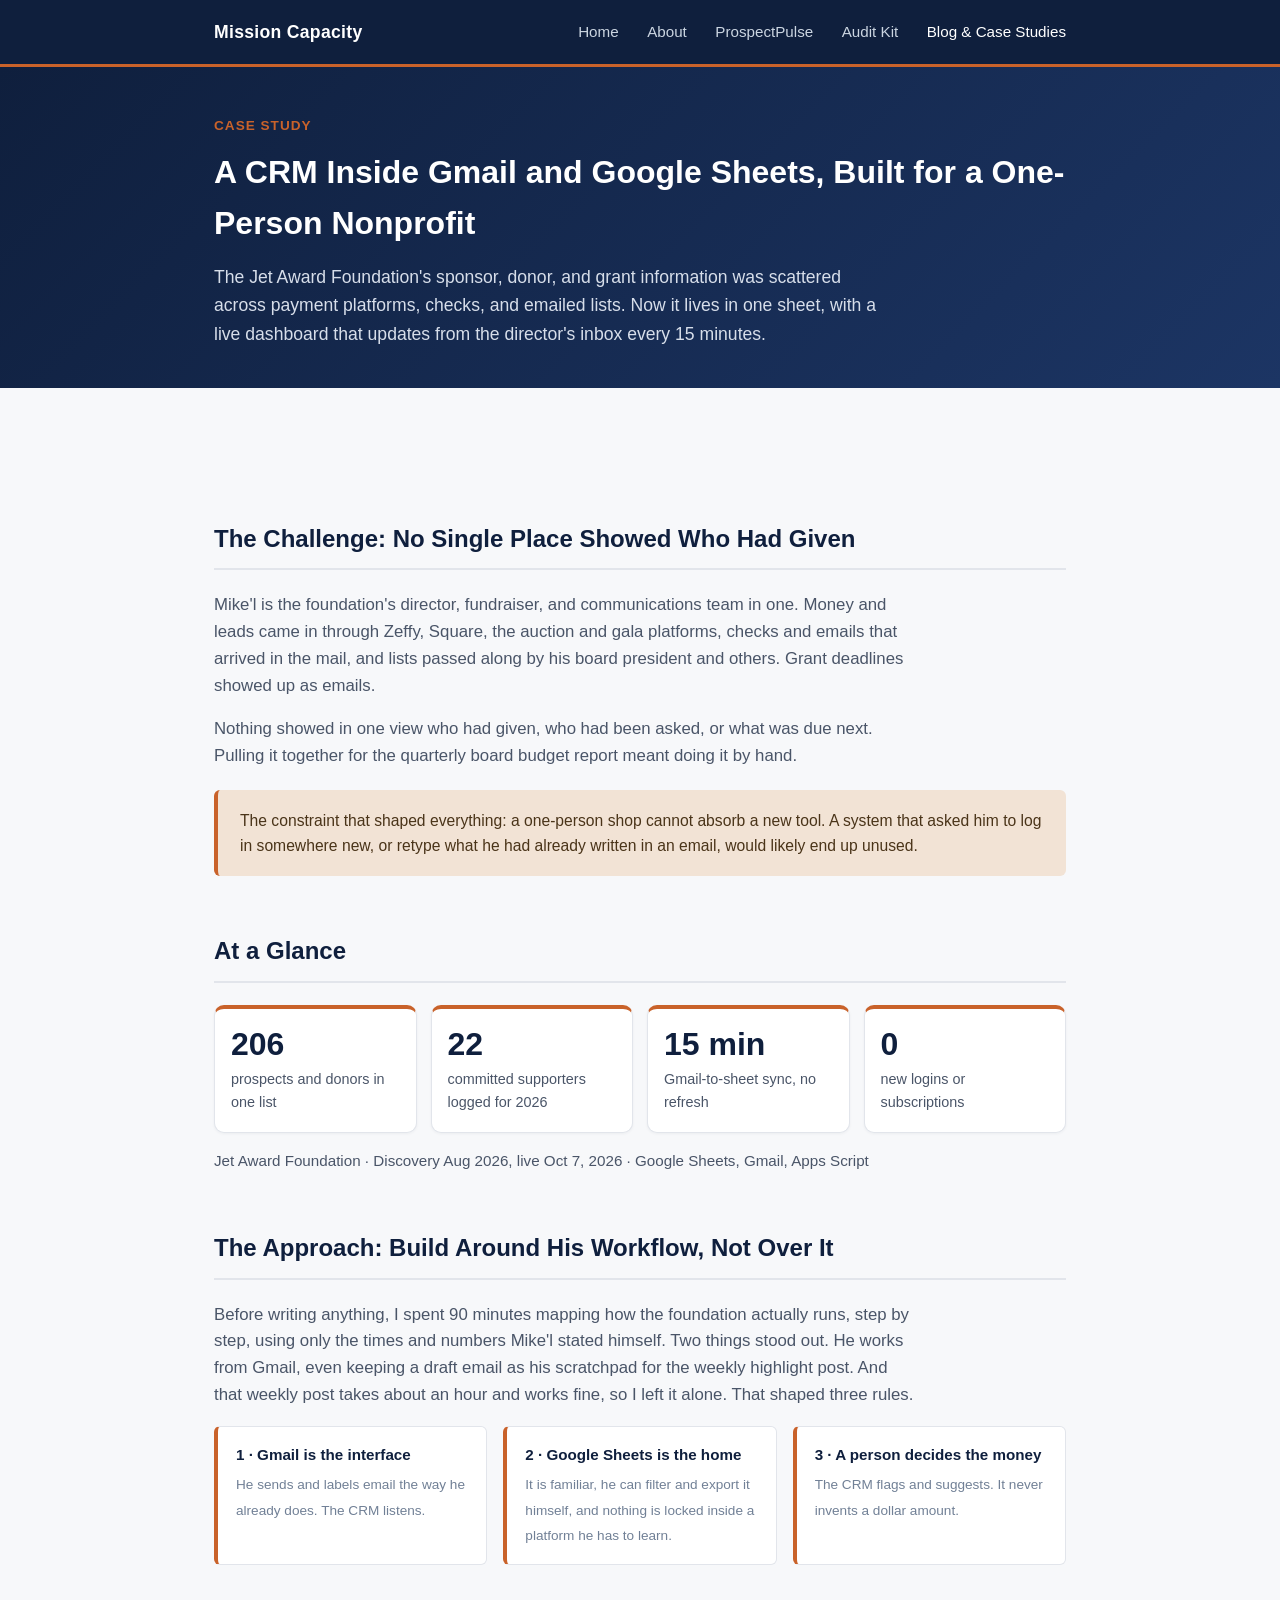
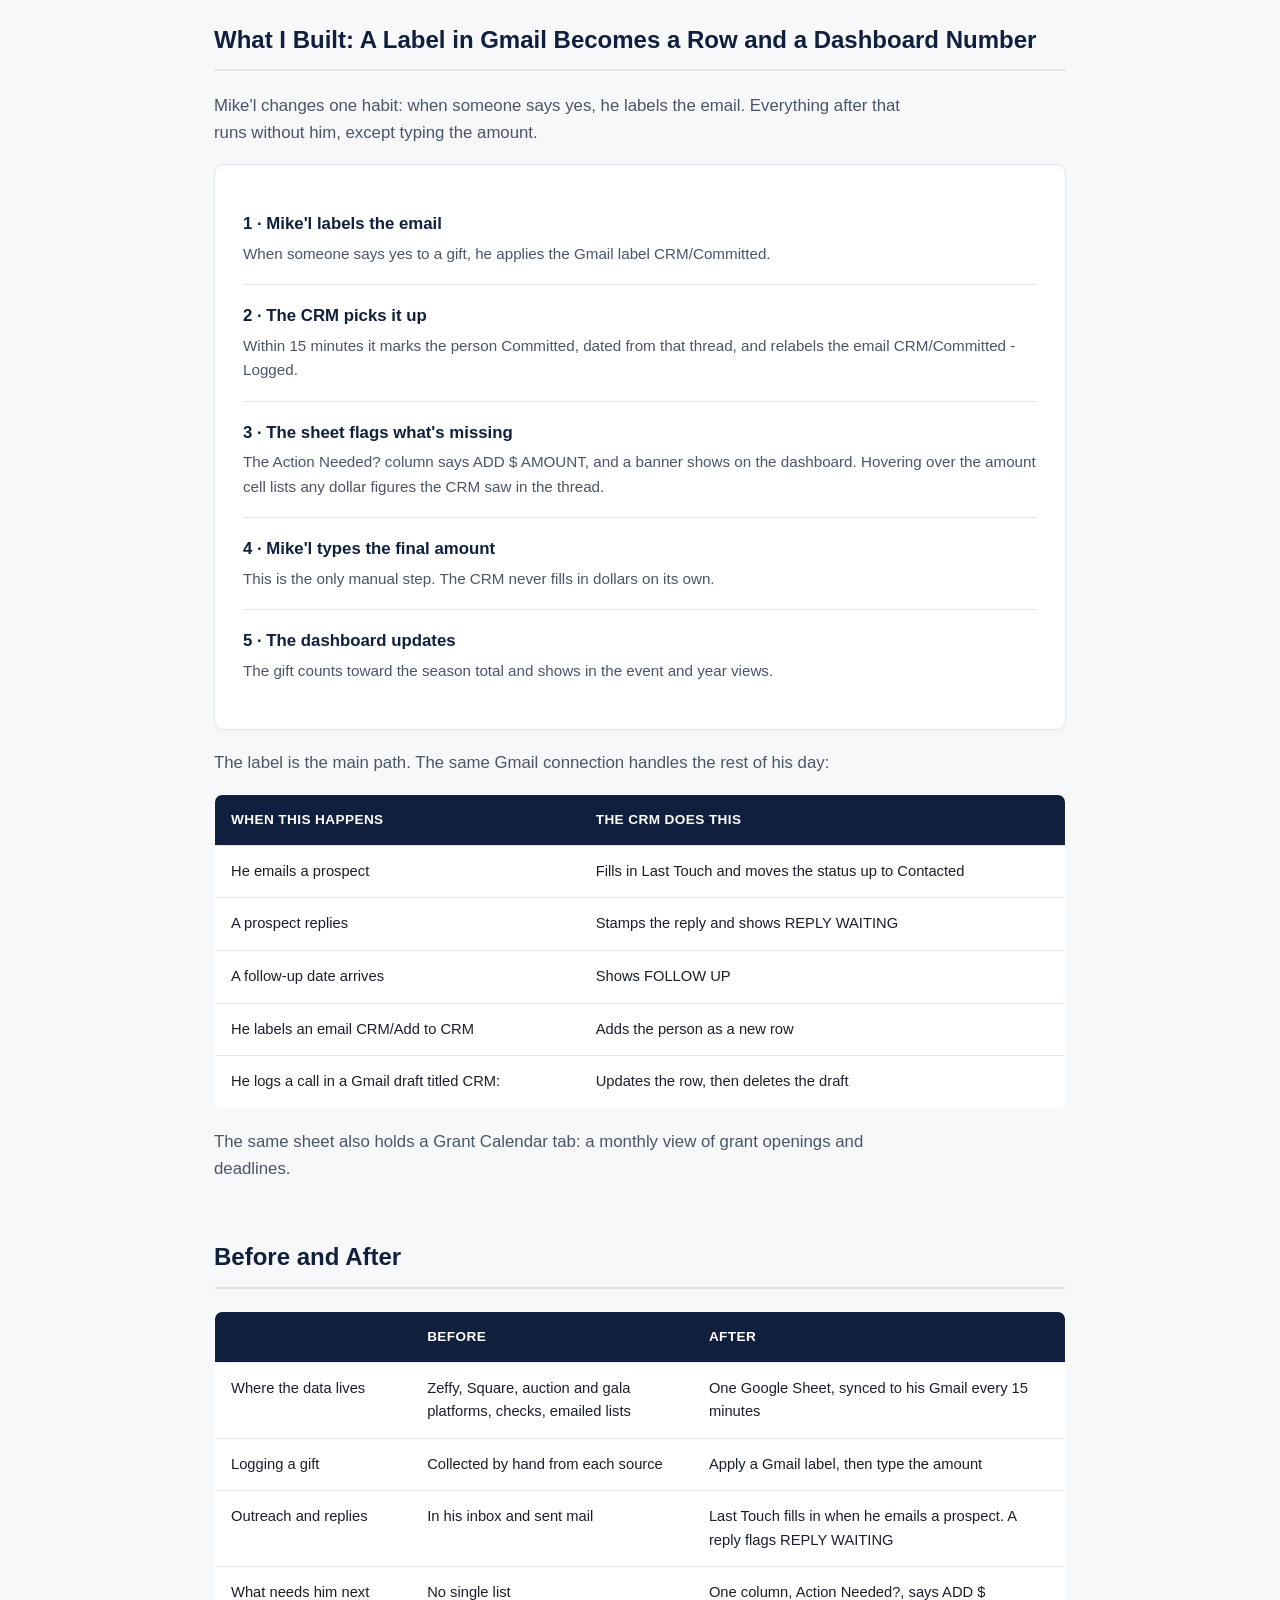
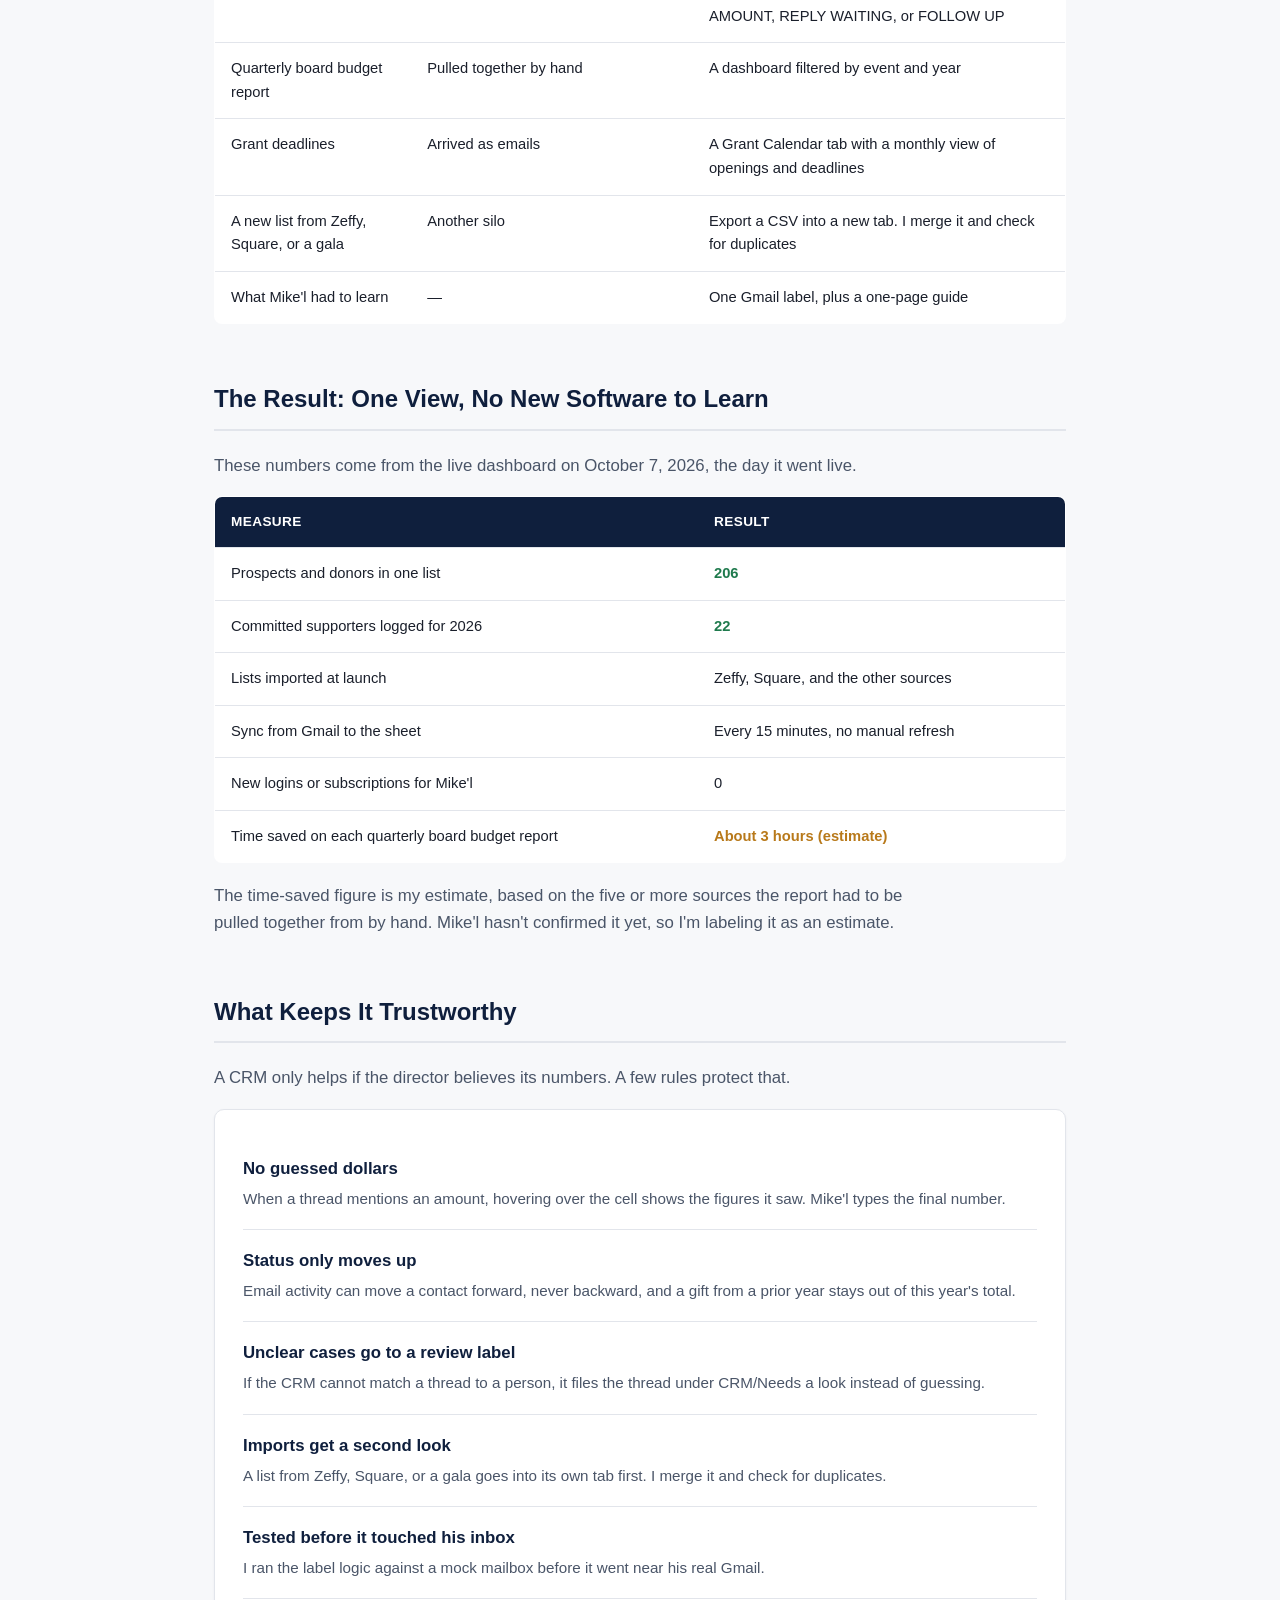
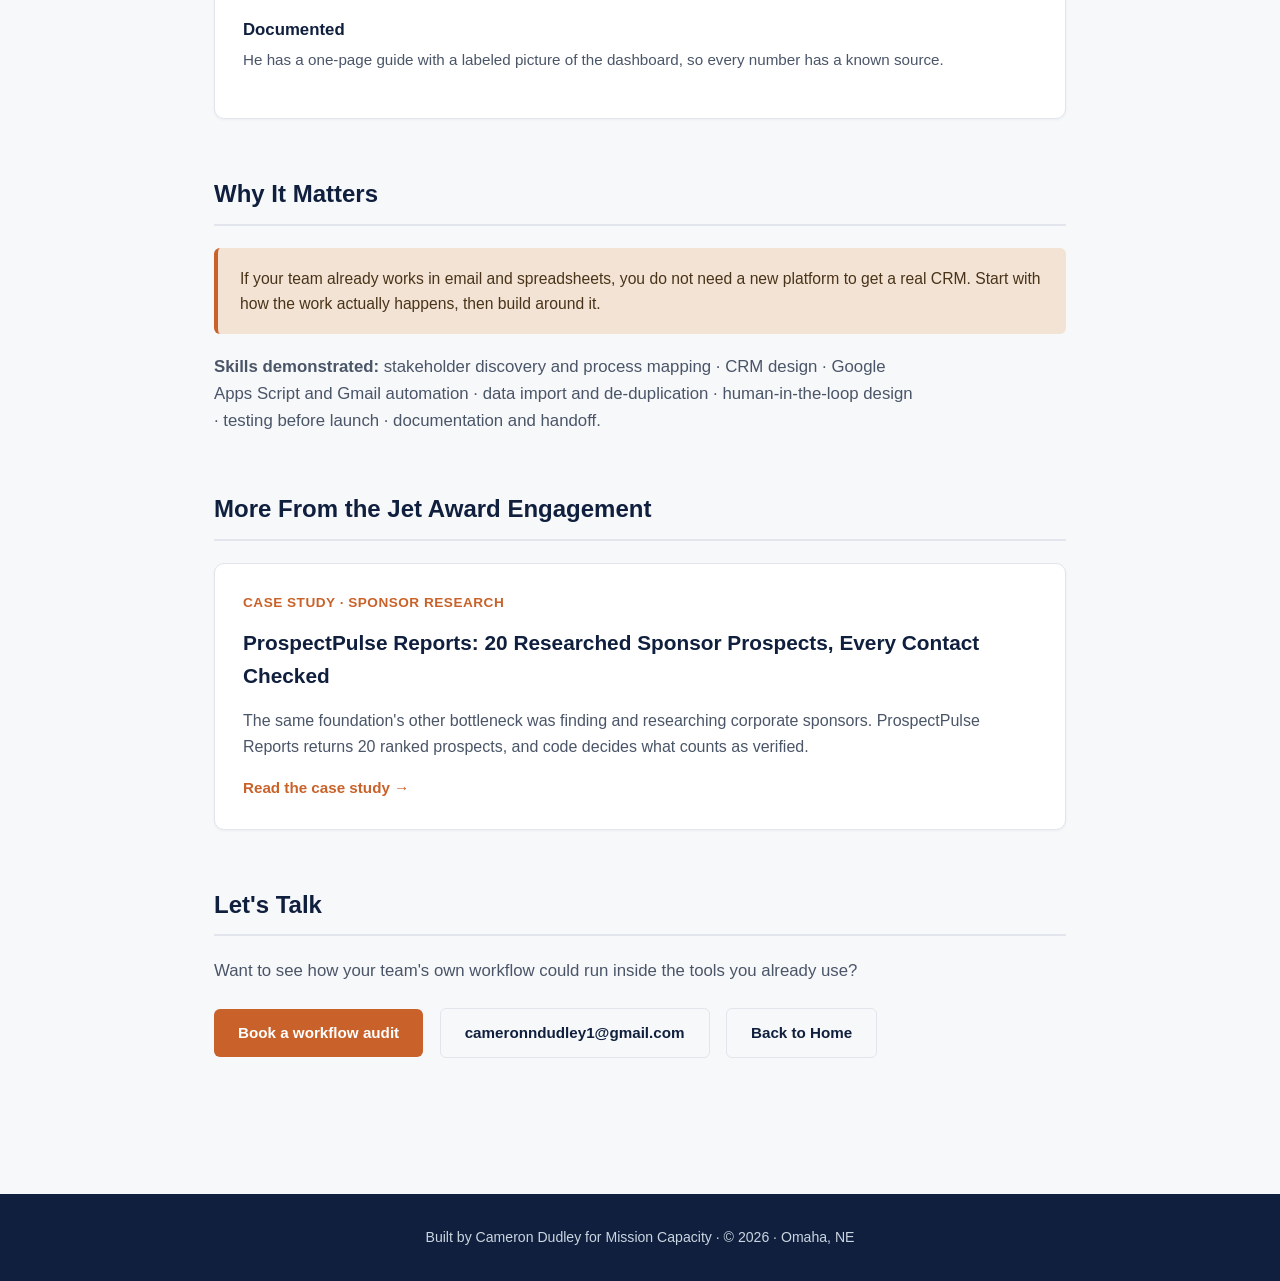
<file: case-study-jet-award-crm.html>
<!DOCTYPE html>
<html lang="en">
<head>
<meta charset="UTF-8">
<meta name="viewport" content="width=device-width, initial-scale=1.0">
<title>Jet Award CRM — Mission Capacity</title>
<meta name="description" content="A CRM built inside the Gmail and Google Sheets a one-person nonprofit already uses: one label in Gmail logs a gift, and a live dashboard updates every 15 minutes.">
<link rel="stylesheet" href="style.css">
</head>
<body>

<header class="site-header">
  <div class="nav-inner">
    <a href="index.html" class="logo">Mission Capacity</a>
    <nav>
      <a href="index.html">Home</a>
      <a href="skills.html">About</a>
      <a href="case-study-prospectpulse.html">ProspectPulse</a>
      <a href="case-study-audit-kit.html">Audit Kit</a>
      <a href="blog.html" class="active">Blog &amp; Case Studies</a>
    </nav>
  </div>
</header>

<section class="case-hero">
  <div class="wrap">
    <div class="eyebrow">Case Study</div>
    <h1>A CRM Inside Gmail and Google Sheets, Built for a One-Person Nonprofit</h1>
    <p class="subhead">The Jet Award Foundation's sponsor, donor, and grant information was scattered across payment platforms, checks, and emailed lists. Now it lives in one sheet, with a live dashboard that updates from the director's inbox every 15 minutes.</p>
  </div>
</section>

<main>
  <div class="wrap">

    <section>
      <h2 class="section-title">The Challenge: No Single Place Showed Who Had Given</h2>
      <p class="lead">Mike'l is the foundation's director, fundraiser, and communications team in one. Money and leads came in through Zeffy, Square, the auction and gala platforms, checks and emails that arrived in the mail, and lists passed along by his board president and others. Grant deadlines showed up as emails.</p>
      <p class="lead">Nothing showed in one view who had given, who had been asked, or what was due next. Pulling it together for the quarterly board budget report meant doing it by hand.</p>
      <div class="callout" style="margin-top:20px;">
        The constraint that shaped everything: a one-person shop cannot absorb a new tool. A system that asked him to log in somewhere new, or retype what he had already written in an email, would likely end up unused.
      </div>
    </section>

    <section>
      <h2 class="section-title">At a Glance</h2>
      <div class="stat-strip">
          <div class="stat"><div class="stat-num">206</div><div class="stat-label">prospects and donors in one list</div></div>
          <div class="stat"><div class="stat-num">22</div><div class="stat-label">committed supporters logged for 2026</div></div>
          <div class="stat"><div class="stat-num">15 min</div><div class="stat-label">Gmail-to-sheet sync, no refresh</div></div>
          <div class="stat"><div class="stat-num">0</div><div class="stat-label">new logins or subscriptions</div></div>
      </div>
      <p class="stat-meta">Jet Award Foundation · Discovery Aug 2026, live Oct 7, 2026 · Google Sheets, Gmail, Apps Script</p>
    </section>

    <section>
      <h2 class="section-title">The Approach: Build Around His Workflow, Not Over It</h2>
      <p class="lead">Before writing anything, I spent 90 minutes mapping how the foundation actually runs, step by step, using only the times and numbers Mike'l stated himself. Two things stood out. He works from Gmail, even keeping a draft email as his scratchpad for the weekly highlight post. And that weekly post takes about an hour and works fine, so I left it alone. That shaped three rules.</p>
      <div class="skills-grid">
        <div class="skill-chip">
          <strong>1 · Gmail is the interface</strong>
          <span>He sends and labels email the way he already does. The CRM listens.</span>
        </div>
        <div class="skill-chip">
          <strong>2 · Google Sheets is the home</strong>
          <span>It is familiar, he can filter and export it himself, and nothing is locked inside a platform he has to learn.</span>
        </div>
        <div class="skill-chip">
          <strong>3 · A person decides the money</strong>
          <span>The CRM flags and suggests. It never invents a dollar amount.</span>
        </div>
      </div>
    </section>

    <section>
      <h2 class="section-title">What I Built: A Label in Gmail Becomes a Row and a Dashboard Number</h2>
      <p class="lead">Mike'l changes one habit: when someone says yes, he labels the email. Everything after that runs without him, except typing the amount.</p>
      <div class="card">
        <div class="timeline-item">
          <h4>1 · Mike'l labels the email</h4>
          <p>When someone says yes to a gift, he applies the Gmail label CRM/Committed.</p>
        </div>
        <div class="timeline-item">
          <h4>2 · The CRM picks it up</h4>
          <p>Within 15 minutes it marks the person Committed, dated from that thread, and relabels the email CRM/Committed - Logged.</p>
        </div>
        <div class="timeline-item">
          <h4>3 · The sheet flags what's missing</h4>
          <p>The Action Needed? column says ADD $ AMOUNT, and a banner shows on the dashboard. Hovering over the amount cell lists any dollar figures the CRM saw in the thread.</p>
        </div>
        <div class="timeline-item">
          <h4>4 · Mike'l types the final amount</h4>
          <p>This is the only manual step. The CRM never fills in dollars on its own.</p>
        </div>
        <div class="timeline-item">
          <h4>5 · The dashboard updates</h4>
          <p>The gift counts toward the season total and shows in the event and year views.</p>
        </div>
      </div>
      <p class="lead" style="margin-top:20px;">The label is the main path. The same Gmail connection handles the rest of his day:</p>
      <table>
        <thead>
          <tr><th>When this happens</th><th>The CRM does this</th></tr>
        </thead>
        <tbody>
          <tr><td data-label="When this happens">He emails a prospect</td><td data-label="The CRM does this">Fills in Last Touch and moves the status up to Contacted</td></tr>
          <tr><td data-label="When this happens">A prospect replies</td><td data-label="The CRM does this">Stamps the reply and shows REPLY WAITING</td></tr>
          <tr><td data-label="When this happens">A follow-up date arrives</td><td data-label="The CRM does this">Shows FOLLOW UP</td></tr>
          <tr><td data-label="When this happens">He labels an email CRM/Add to CRM</td><td data-label="The CRM does this">Adds the person as a new row</td></tr>
          <tr><td data-label="When this happens">He logs a call in a Gmail draft titled CRM:</td><td data-label="The CRM does this">Updates the row, then deletes the draft</td></tr>
        </tbody>
      </table>
      <p class="lead" style="margin-top:20px;">The same sheet also holds a Grant Calendar tab: a monthly view of grant openings and deadlines.</p>
    </section>

    <section>
      <h2 class="section-title">Before and After</h2>
      <table>
        <thead>
          <tr><th>&nbsp;</th><th>Before</th><th>After</th></tr>
        </thead>
        <tbody>
          <tr>
            <td data-label="">Where the data lives</td>
            <td data-label="Before">Zeffy, Square, auction and gala platforms, checks, emailed lists</td>
            <td data-label="After">One Google Sheet, synced to his Gmail every 15 minutes</td>
          </tr>
          <tr>
            <td data-label="">Logging a gift</td>
            <td data-label="Before">Collected by hand from each source</td>
            <td data-label="After">Apply a Gmail label, then type the amount</td>
          </tr>
          <tr>
            <td data-label="">Outreach and replies</td>
            <td data-label="Before">In his inbox and sent mail</td>
            <td data-label="After">Last Touch fills in when he emails a prospect. A reply flags REPLY WAITING</td>
          </tr>
          <tr>
            <td data-label="">What needs him next</td>
            <td data-label="Before">No single list</td>
            <td data-label="After">One column, Action Needed?, says ADD $ AMOUNT, REPLY WAITING, or FOLLOW UP</td>
          </tr>
          <tr>
            <td data-label="">Quarterly board budget report</td>
            <td data-label="Before">Pulled together by hand</td>
            <td data-label="After">A dashboard filtered by event and year</td>
          </tr>
          <tr>
            <td data-label="">Grant deadlines</td>
            <td data-label="Before">Arrived as emails</td>
            <td data-label="After">A Grant Calendar tab with a monthly view of openings and deadlines</td>
          </tr>
          <tr>
            <td data-label="">A new list from Zeffy, Square, or a gala</td>
            <td data-label="Before">Another silo</td>
            <td data-label="After">Export a CSV into a new tab. I merge it and check for duplicates</td>
          </tr>
          <tr>
            <td data-label="">What Mike'l had to learn</td>
            <td data-label="Before">&mdash;</td>
            <td data-label="After">One Gmail label, plus a one-page guide</td>
          </tr>
        </tbody>
      </table>
    </section>

    <section>
      <h2 class="section-title">The Result: One View, No New Software to Learn</h2>
      <p class="lead">These numbers come from the live dashboard on October 7, 2026, the day it went live.</p>
      <table>
        <thead>
          <tr><th>Measure</th><th>Result</th></tr>
        </thead>
        <tbody>
          <tr><td data-label="Measure">Prospects and donors in one list</td><td data-label="Result" class="fit-strong">206</td></tr>
          <tr><td data-label="Measure">Committed supporters logged for 2026</td><td data-label="Result" class="fit-strong">22</td></tr>
          <tr><td data-label="Measure">Lists imported at launch</td><td data-label="Result">Zeffy, Square, and the other sources</td></tr>
          <tr><td data-label="Measure">Sync from Gmail to the sheet</td><td data-label="Result">Every 15 minutes, no manual refresh</td></tr>
          <tr><td data-label="Measure">New logins or subscriptions for Mike'l</td><td data-label="Result">0</td></tr>
          <tr><td data-label="Measure">Time saved on each quarterly board budget report</td><td data-label="Result" class="fit-moderate">About 3 hours (estimate)</td></tr>
        </tbody>
      </table>
      <p class="lead" style="margin-top:20px;">The time-saved figure is my estimate, based on the five or more sources the report had to be pulled together from by hand. Mike'l hasn't confirmed it yet, so I'm labeling it as an estimate.</p>
    </section>

    <section>
      <h2 class="section-title">What Keeps It Trustworthy</h2>
      <p class="lead">A CRM only helps if the director believes its numbers. A few rules protect that.</p>
      <div class="card">
        <div class="timeline-item">
          <h4>No guessed dollars</h4>
          <p>When a thread mentions an amount, hovering over the cell shows the figures it saw. Mike'l types the final number.</p>
        </div>
        <div class="timeline-item">
          <h4>Status only moves up</h4>
          <p>Email activity can move a contact forward, never backward, and a gift from a prior year stays out of this year's total.</p>
        </div>
        <div class="timeline-item">
          <h4>Unclear cases go to a review label</h4>
          <p>If the CRM cannot match a thread to a person, it files the thread under CRM/Needs a look instead of guessing.</p>
        </div>
        <div class="timeline-item">
          <h4>Imports get a second look</h4>
          <p>A list from Zeffy, Square, or a gala goes into its own tab first. I merge it and check for duplicates.</p>
        </div>
        <div class="timeline-item">
          <h4>Tested before it touched his inbox</h4>
          <p>I ran the label logic against a mock mailbox before it went near his real Gmail.</p>
        </div>
        <div class="timeline-item">
          <h4>Documented</h4>
          <p>He has a one-page guide with a labeled picture of the dashboard, so every number has a known source.</p>
        </div>
      </div>
    </section>

    <section>
      <h2 class="section-title">Why It Matters</h2>
      <div class="callout">
        If your team already works in email and spreadsheets, you do not need a new platform to get a real CRM. Start with how the work actually happens, then build around it.
      </div>
      <p class="lead" style="margin-top:20px;"><strong>Skills demonstrated:</strong> stakeholder discovery and process mapping · CRM design · Google Apps Script and Gmail automation · data import and de-duplication · human-in-the-loop design · testing before launch · documentation and handoff.</p>
    </section>

    <section>
      <h2 class="section-title">More From the Jet Award Engagement</h2>
      <a href="case-study-prospectpulse.html" class="card project-card" style="display:block;">
        <div class="meta">Case Study · Sponsor Research</div>
        <h3>ProspectPulse Reports: 20 Researched Sponsor Prospects, Every Contact Checked</h3>
        <p>The same foundation's other bottleneck was finding and researching corporate sponsors. ProspectPulse Reports returns 20 ranked prospects, and code decides what counts as verified.</p>
        <span class="cta-link">Read the case study →</span>
      </a>
    </section>

    <section>
      <h2 class="section-title">Let's Talk</h2>
      <p class="lead">Want to see how your team's own workflow could run inside the tools you already use?</p>
      <a href="https://calendar.app.google/fmADuB7EmJujLEcz7" class="btn" target="_blank" rel="noopener">Book a workflow audit</a>
      <a href="mailto:cameronndudley1@gmail.com" class="btn outline">cameronndudley1@gmail.com</a>
      <a href="index.html" class="btn outline">Back to Home</a>
    </section>

  </div>
</main>

<footer>
  <div class="wrap">
    Built by Cameron Dudley for Mission Capacity · &copy; 2026 · Omaha, NE
  </div>
</footer>

</body>
</html>
</file>
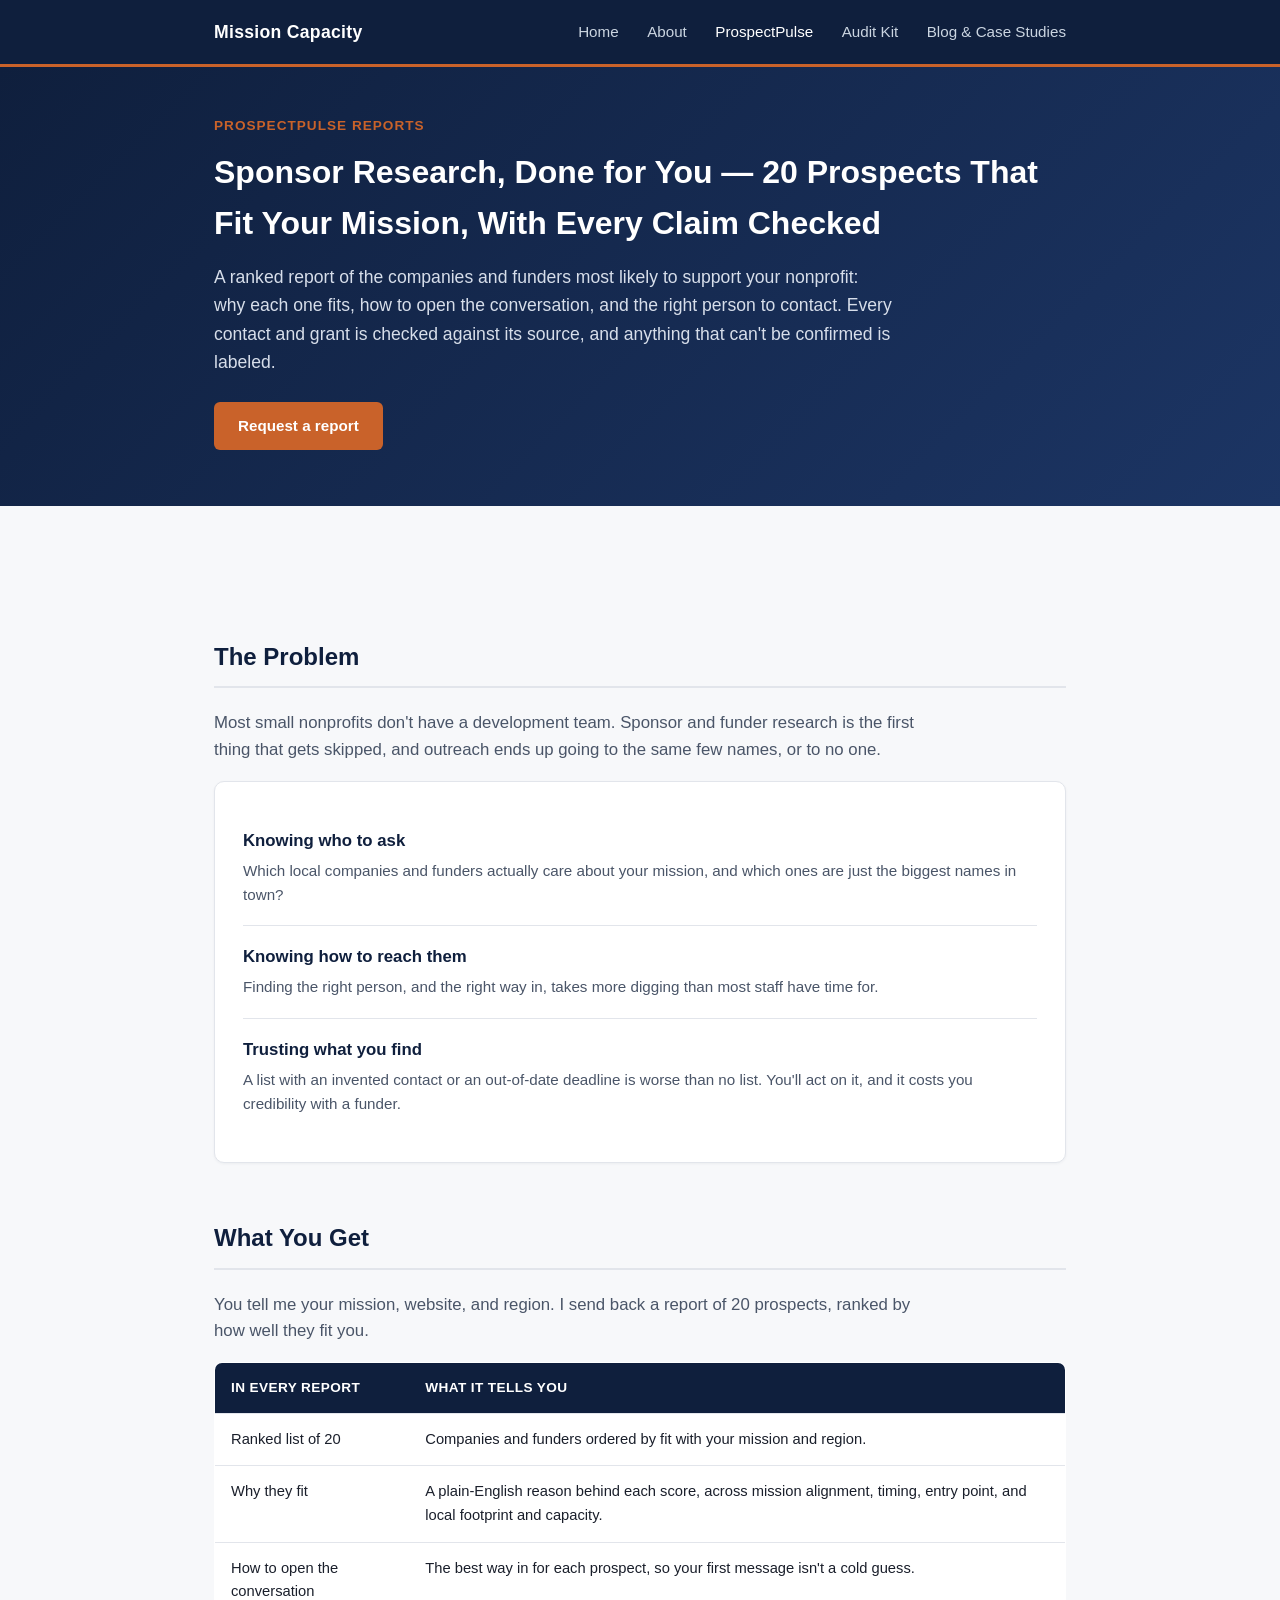
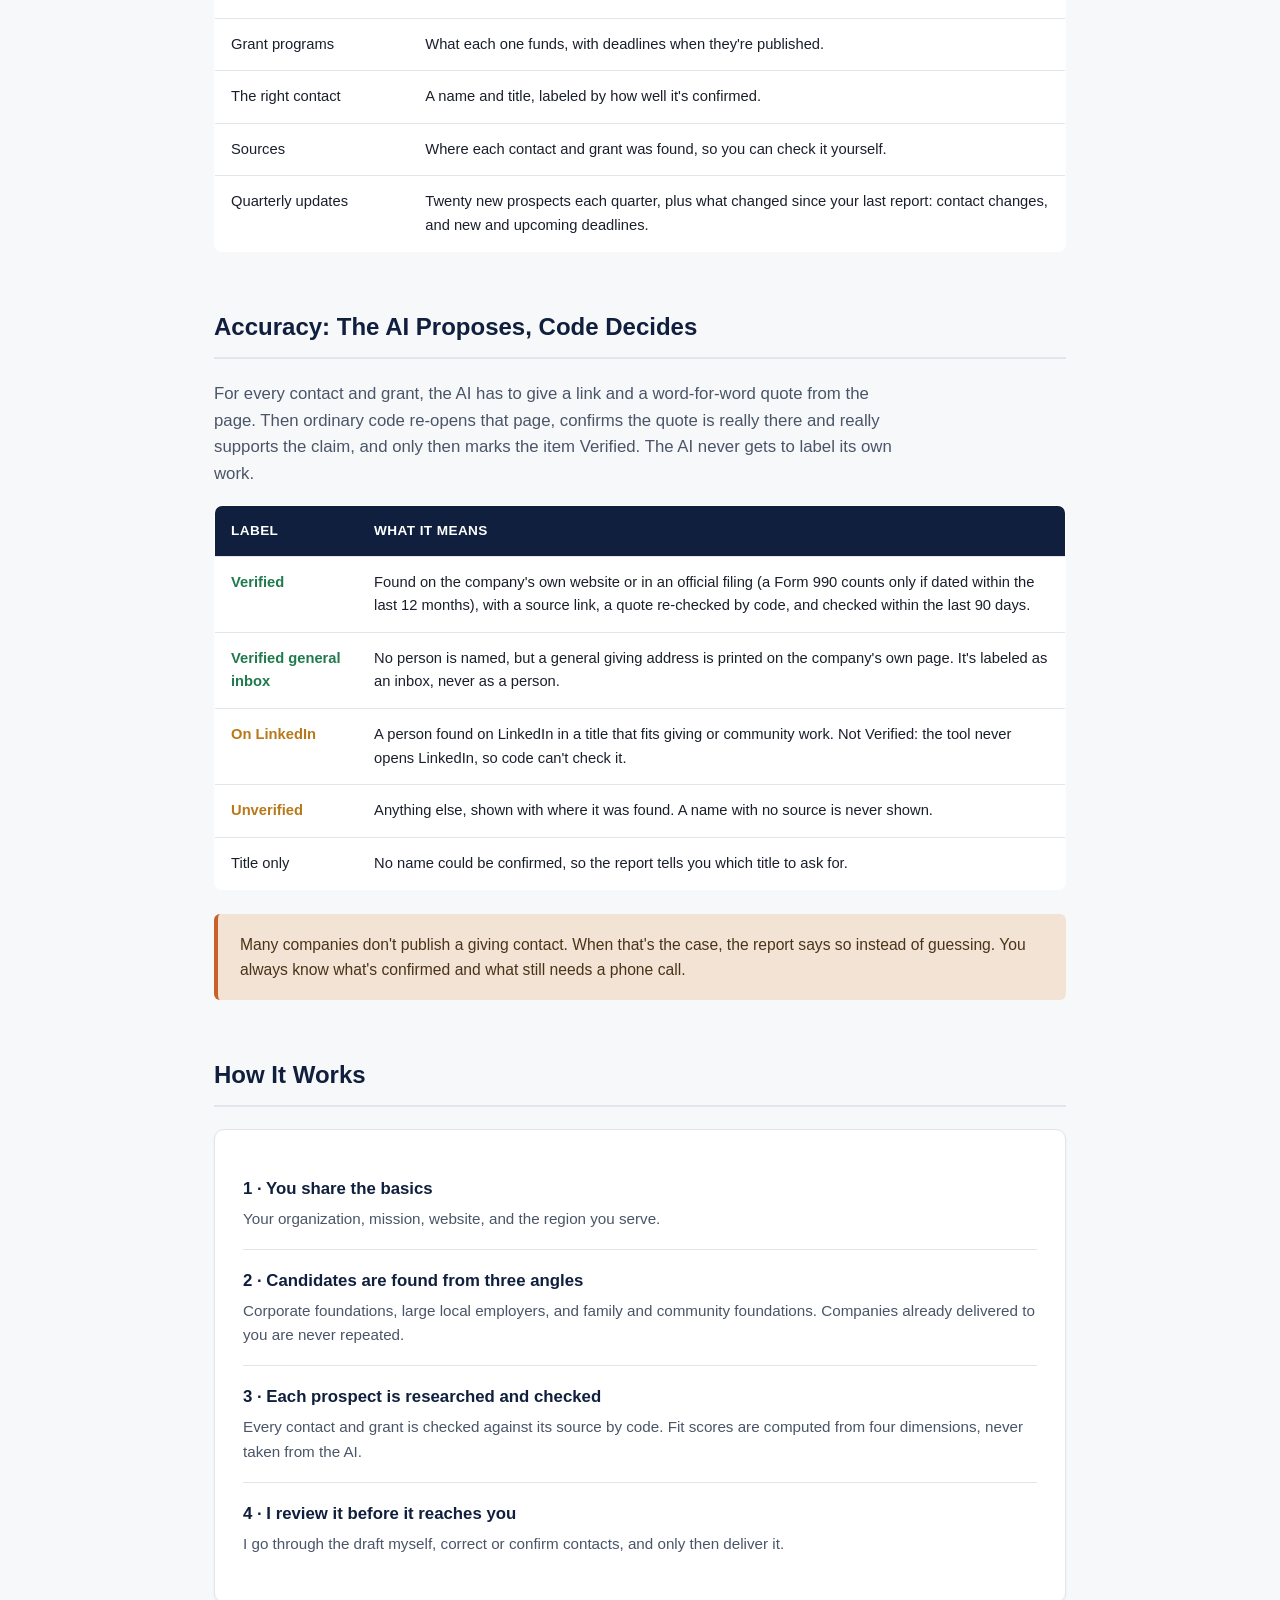
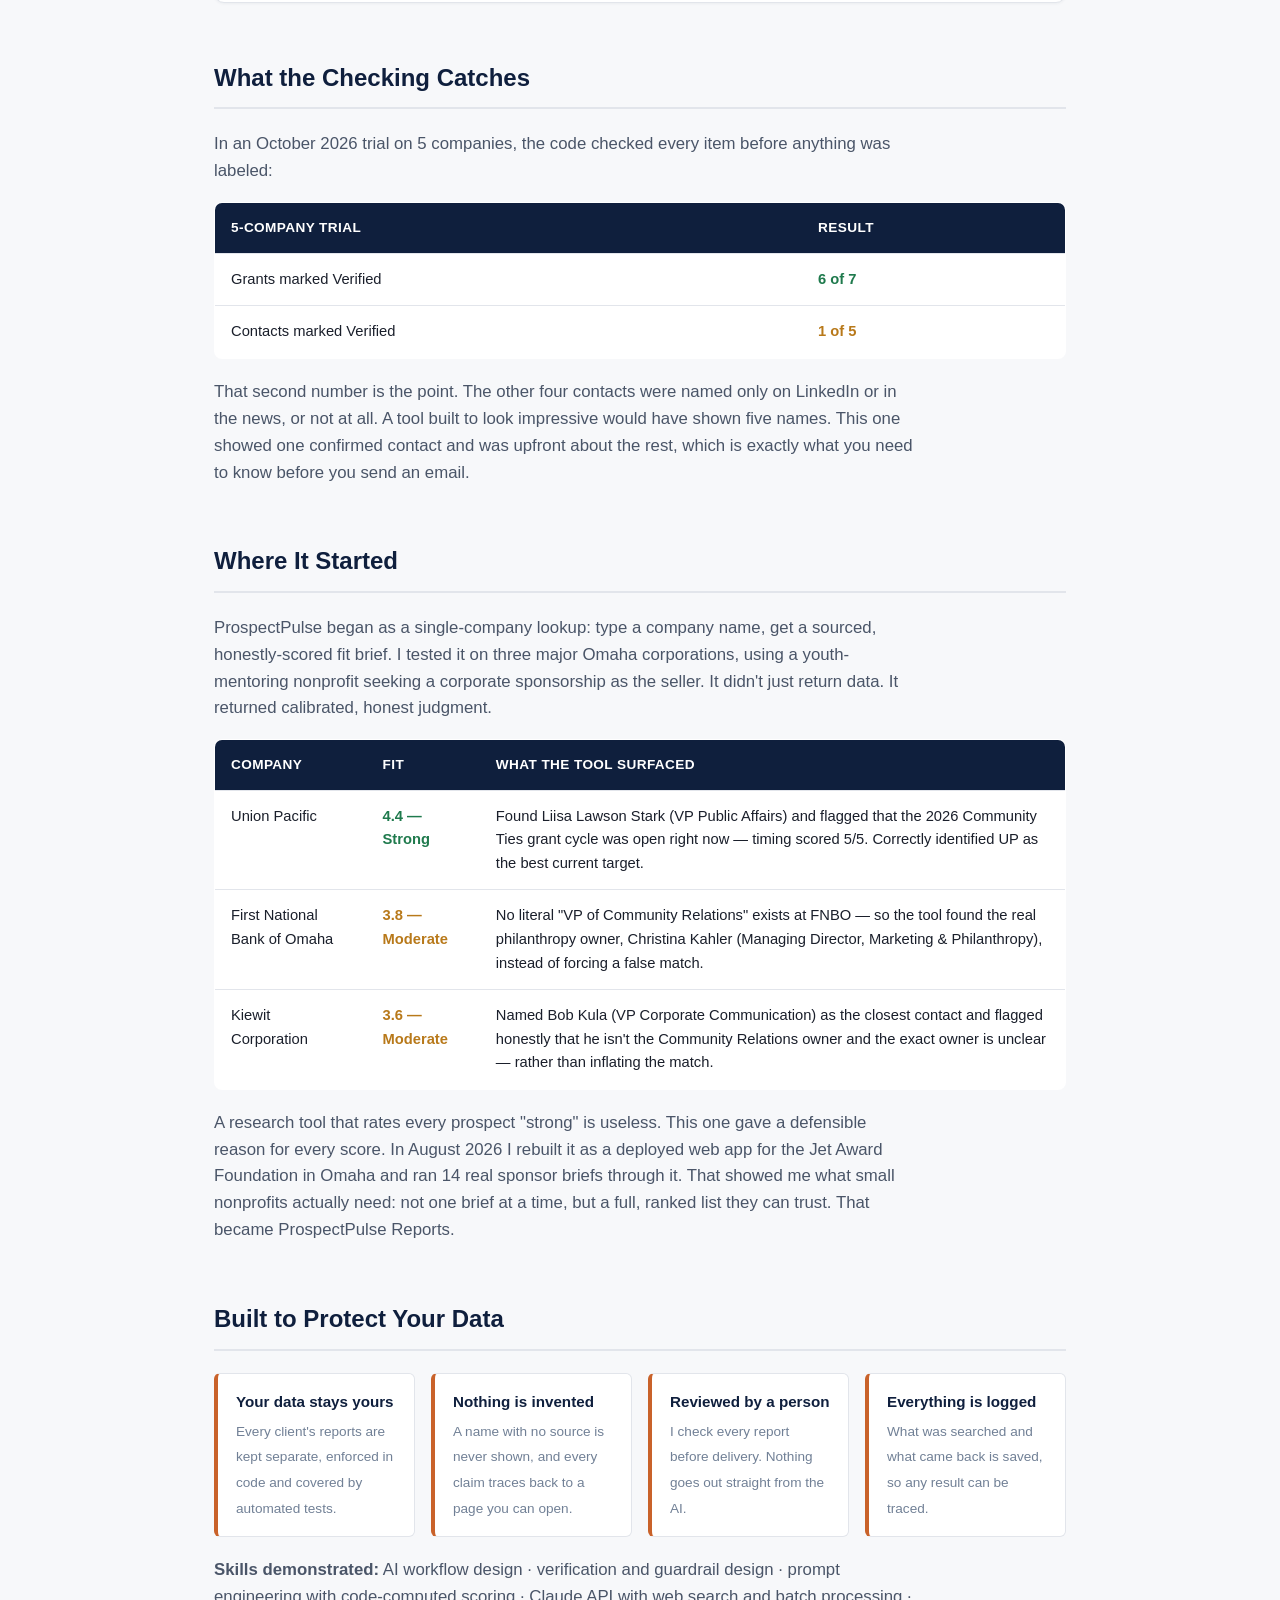
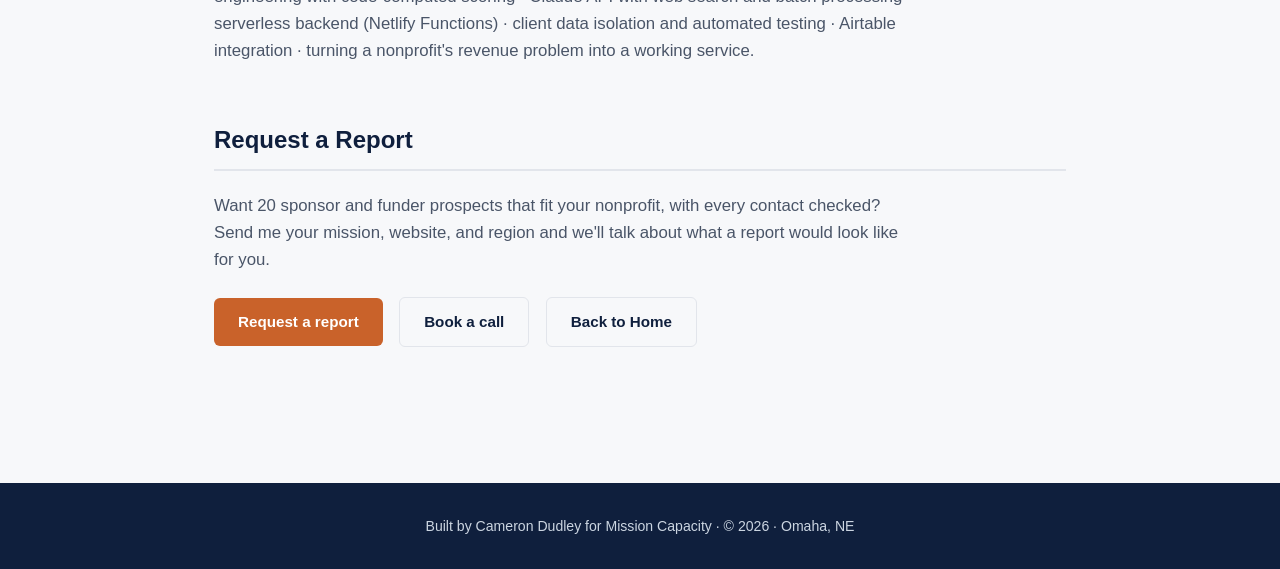
<file: case-study-prospectpulse.html>
<!DOCTYPE html>
<html lang="en">
<head>
<meta charset="UTF-8">
<meta name="viewport" content="width=device-width, initial-scale=1.0">
<title>ProspectPulse Reports — Mission Capacity</title>
<meta name="description" content="ProspectPulse Reports: sponsor research done for small nonprofits. A ranked report of 20 companies and funders matched to your mission, with the reason each one fits and every contact and grant checked against its source.">
<link rel="stylesheet" href="style.css">
</head>
<body>

<header class="site-header">
  <div class="nav-inner">
    <a href="index.html" class="logo">Mission Capacity</a>
    <nav>
      <a href="index.html">Home</a>
      <a href="skills.html">About</a>
      <a href="case-study-prospectpulse.html" class="active">ProspectPulse</a>
      <a href="case-study-audit-kit.html">Audit Kit</a>
      <a href="blog.html">Blog &amp; Case Studies</a>
    </nav>
  </div>
</header>

<section class="case-hero">
  <div class="wrap">
    <div class="eyebrow">ProspectPulse Reports</div>
    <h1>Sponsor Research, Done for You — 20 Prospects That Fit Your Mission, With Every Claim Checked</h1>
    <p class="subhead">A ranked report of the companies and funders most likely to support your nonprofit: why each one fits, how to open the conversation, and the right person to contact. Every contact and grant is checked against its source, and anything that can't be confirmed is labeled.</p>
    <p style="margin-top:20px;">
      <a href="mailto:cameronndudley1@gmail.com?subject=ProspectPulse%20Report%20request&amp;body=Hi%20Cameron%2C%0D%0A%0D%0AI%27d%20like%20to%20talk%20about%20a%20ProspectPulse%20Report.%0D%0A%0D%0AOrganization%3A%0D%0AWebsite%3A%0D%0AMission%20(1%E2%80%932%20sentences)%3A%0D%0ACity%20or%20region%20you%20serve%3A%0D%0AWhat%20kind%20of%20support%20you%27re%20looking%20for%20(sponsorships%2C%20grants%2C%20both)%3A%0D%0A%0D%0AThanks!" class="btn">Request a report</a>
    </p>
  </div>
</section>

<main>
  <div class="wrap">

    <section>
      <h2 class="section-title">The Problem</h2>
      <p class="lead">Most small nonprofits don't have a development team. Sponsor and funder research is the first thing that gets skipped, and outreach ends up going to the same few names, or to no one.</p>
      <div class="card">
        <div class="timeline-item">
          <h4>Knowing who to ask</h4>
          <p>Which local companies and funders actually care about your mission, and which ones are just the biggest names in town?</p>
        </div>
        <div class="timeline-item">
          <h4>Knowing how to reach them</h4>
          <p>Finding the right person, and the right way in, takes more digging than most staff have time for.</p>
        </div>
        <div class="timeline-item">
          <h4>Trusting what you find</h4>
          <p>A list with an invented contact or an out-of-date deadline is worse than no list. You'll act on it, and it costs you credibility with a funder.</p>
        </div>
      </div>
    </section>

    <section>
      <h2 class="section-title">What You Get</h2>
      <p class="lead">You tell me your mission, website, and region. I send back a report of 20 prospects, ranked by how well they fit you.</p>
      <table>
        <thead>
          <tr><th>In every report</th><th>What it tells you</th></tr>
        </thead>
        <tbody>
          <tr>
            <td data-label="In every report">Ranked list of 20</td>
            <td data-label="What it tells you">Companies and funders ordered by fit with your mission and region.</td>
          </tr>
          <tr>
            <td data-label="In every report">Why they fit</td>
            <td data-label="What it tells you">A plain-English reason behind each score, across mission alignment, timing, entry point, and local footprint and capacity.</td>
          </tr>
          <tr>
            <td data-label="In every report">How to open the conversation</td>
            <td data-label="What it tells you">The best way in for each prospect, so your first message isn't a cold guess.</td>
          </tr>
          <tr>
            <td data-label="In every report">Grant programs</td>
            <td data-label="What it tells you">What each one funds, with deadlines when they're published.</td>
          </tr>
          <tr>
            <td data-label="In every report">The right contact</td>
            <td data-label="What it tells you">A name and title, labeled by how well it's confirmed.</td>
          </tr>
          <tr>
            <td data-label="In every report">Sources</td>
            <td data-label="What it tells you">Where each contact and grant was found, so you can check it yourself.</td>
          </tr>
          <tr>
            <td data-label="In every report">Quarterly updates</td>
            <td data-label="What it tells you">Twenty new prospects each quarter, plus what changed since your last report: contact changes, and new and upcoming deadlines.</td>
          </tr>
        </tbody>
      </table>
    </section>

    <section>
      <h2 class="section-title">Accuracy: The AI Proposes, Code Decides</h2>
      <p class="lead">For every contact and grant, the AI has to give a link and a word-for-word quote from the page. Then ordinary code re-opens that page, confirms the quote is really there and really supports the claim, and only then marks the item Verified. The AI never gets to label its own work.</p>
      <table>
        <thead>
          <tr><th>Label</th><th>What it means</th></tr>
        </thead>
        <tbody>
          <tr>
            <td data-label="Label" class="fit-strong">Verified</td>
            <td data-label="What it means">Found on the company's own website or in an official filing (a Form 990 counts only if dated within the last 12 months), with a source link, a quote re-checked by code, and checked within the last 90 days.</td>
          </tr>
          <tr>
            <td data-label="Label" class="fit-strong">Verified general inbox</td>
            <td data-label="What it means">No person is named, but a general giving address is printed on the company's own page. It's labeled as an inbox, never as a person.</td>
          </tr>
          <tr>
            <td data-label="Label" class="fit-moderate">On LinkedIn</td>
            <td data-label="What it means">A person found on LinkedIn in a title that fits giving or community work. Not Verified: the tool never opens LinkedIn, so code can't check it.</td>
          </tr>
          <tr>
            <td data-label="Label" class="fit-moderate">Unverified</td>
            <td data-label="What it means">Anything else, shown with where it was found. A name with no source is never shown.</td>
          </tr>
          <tr>
            <td data-label="Label">Title only</td>
            <td data-label="What it means">No name could be confirmed, so the report tells you which title to ask for.</td>
          </tr>
        </tbody>
      </table>
      <div class="callout" style="margin-top:24px;">
        Many companies don't publish a giving contact. When that's the case, the report says so instead of guessing. You always know what's confirmed and what still needs a phone call.
      </div>
    </section>

    <section>
      <h2 class="section-title">How It Works</h2>
      <div class="card">
        <div class="timeline-item">
          <h4>1 · You share the basics</h4>
          <p>Your organization, mission, website, and the region you serve.</p>
        </div>
        <div class="timeline-item">
          <h4>2 · Candidates are found from three angles</h4>
          <p>Corporate foundations, large local employers, and family and community foundations. Companies already delivered to you are never repeated.</p>
        </div>
        <div class="timeline-item">
          <h4>3 · Each prospect is researched and checked</h4>
          <p>Every contact and grant is checked against its source by code. Fit scores are computed from four dimensions, never taken from the AI.</p>
        </div>
        <div class="timeline-item">
          <h4>4 · I review it before it reaches you</h4>
          <p>I go through the draft myself, correct or confirm contacts, and only then deliver it.</p>
        </div>
      </div>
    </section>

    <section>
      <h2 class="section-title">What the Checking Catches</h2>
      <p class="lead">In an October 2026 trial on 5 companies, the code checked every item before anything was labeled:</p>
      <table>
        <thead>
          <tr><th>5-company trial</th><th>Result</th></tr>
        </thead>
        <tbody>
          <tr><td data-label="5-company trial">Grants marked Verified</td><td data-label="Result" class="fit-strong">6 of 7</td></tr>
          <tr><td data-label="5-company trial">Contacts marked Verified</td><td data-label="Result" class="fit-moderate">1 of 5</td></tr>
        </tbody>
      </table>
      <p class="lead" style="margin-top:20px;">That second number is the point. The other four contacts were named only on LinkedIn or in the news, or not at all. A tool built to look impressive would have shown five names. This one showed one confirmed contact and was upfront about the rest, which is exactly what you need to know before you send an email.</p>
    </section>

    <section>
      <h2 class="section-title">Where It Started</h2>
      <p class="lead">ProspectPulse began as a single-company lookup: type a company name, get a sourced, honestly-scored fit brief. I tested it on three major Omaha corporations, using a youth-mentoring nonprofit seeking a corporate sponsorship as the seller. It didn't just return data. It returned calibrated, honest judgment.</p>
      <table>
        <thead>
          <tr><th>Company</th><th>Fit</th><th>What the Tool Surfaced</th></tr>
        </thead>
        <tbody>
          <tr>
            <td data-label="Company">Union Pacific</td>
            <td data-label="Fit" class="fit-strong">4.4 — Strong</td>
            <td data-label="What the Tool Surfaced">Found Liisa Lawson Stark (VP Public Affairs) and flagged that the 2026 Community Ties grant cycle was open right now — timing scored 5/5. Correctly identified UP as the best current target.</td>
          </tr>
          <tr>
            <td data-label="Company">First National Bank of Omaha</td>
            <td data-label="Fit" class="fit-moderate">3.8 — Moderate</td>
            <td data-label="What the Tool Surfaced">No literal "VP of Community Relations" exists at FNBO — so the tool found the real philanthropy owner, Christina Kahler (Managing Director, Marketing &amp; Philanthropy), instead of forcing a false match.</td>
          </tr>
          <tr>
            <td data-label="Company">Kiewit Corporation</td>
            <td data-label="Fit" class="fit-moderate">3.6 — Moderate</td>
            <td data-label="What the Tool Surfaced">Named Bob Kula (VP Corporate Communication) as the closest contact and flagged honestly that he isn't the Community Relations owner and the exact owner is unclear — rather than inflating the match.</td>
          </tr>
        </tbody>
      </table>
      <p class="lead" style="margin-top:20px;">A research tool that rates every prospect "strong" is useless. This one gave a defensible reason for every score. In August 2026 I rebuilt it as a deployed web app for the Jet Award Foundation in Omaha and ran 14 real sponsor briefs through it. That showed me what small nonprofits actually need: not one brief at a time, but a full, ranked list they can trust. That became ProspectPulse Reports.</p>
    </section>

    <section>
      <h2 class="section-title">Built to Protect Your Data</h2>
      <div class="skills-grid">
        <div class="skill-chip">
          <strong>Your data stays yours</strong>
          <span>Every client's reports are kept separate, enforced in code and covered by automated tests.</span>
        </div>
        <div class="skill-chip">
          <strong>Nothing is invented</strong>
          <span>A name with no source is never shown, and every claim traces back to a page you can open.</span>
        </div>
        <div class="skill-chip">
          <strong>Reviewed by a person</strong>
          <span>I check every report before delivery. Nothing goes out straight from the AI.</span>
        </div>
        <div class="skill-chip">
          <strong>Everything is logged</strong>
          <span>What was searched and what came back is saved, so any result can be traced.</span>
        </div>
      </div>
      <p class="lead" style="margin-top:20px;"><strong>Skills demonstrated:</strong> AI workflow design · verification and guardrail design · prompt engineering with code-computed scoring · Claude API with web search and batch processing · serverless backend (Netlify Functions) · client data isolation and automated testing · Airtable integration · turning a nonprofit's revenue problem into a working service.</p>
    </section>

    <section>
      <h2 class="section-title">Request a Report</h2>
      <p class="lead">Want 20 sponsor and funder prospects that fit your nonprofit, with every contact checked? Send me your mission, website, and region and we'll talk about what a report would look like for you.</p>
      <a href="mailto:cameronndudley1@gmail.com?subject=ProspectPulse%20Report%20request&amp;body=Hi%20Cameron%2C%0D%0A%0D%0AI%27d%20like%20to%20talk%20about%20a%20ProspectPulse%20Report.%0D%0A%0D%0AOrganization%3A%0D%0AWebsite%3A%0D%0AMission%20(1%E2%80%932%20sentences)%3A%0D%0ACity%20or%20region%20you%20serve%3A%0D%0AWhat%20kind%20of%20support%20you%27re%20looking%20for%20(sponsorships%2C%20grants%2C%20both)%3A%0D%0A%0D%0AThanks!" class="btn">Request a report</a>
      <a href="https://calendar.app.google/fmADuB7EmJujLEcz7" class="btn outline" target="_blank" rel="noopener">Book a call</a>
      <a href="index.html" class="btn outline">Back to Home</a>
    </section>

  </div>
</main>

<footer>
  <div class="wrap">
    Built by Cameron Dudley for Mission Capacity · &copy; 2026 · Omaha, NE
  </div>
</footer>

</body>
</html>
</file>
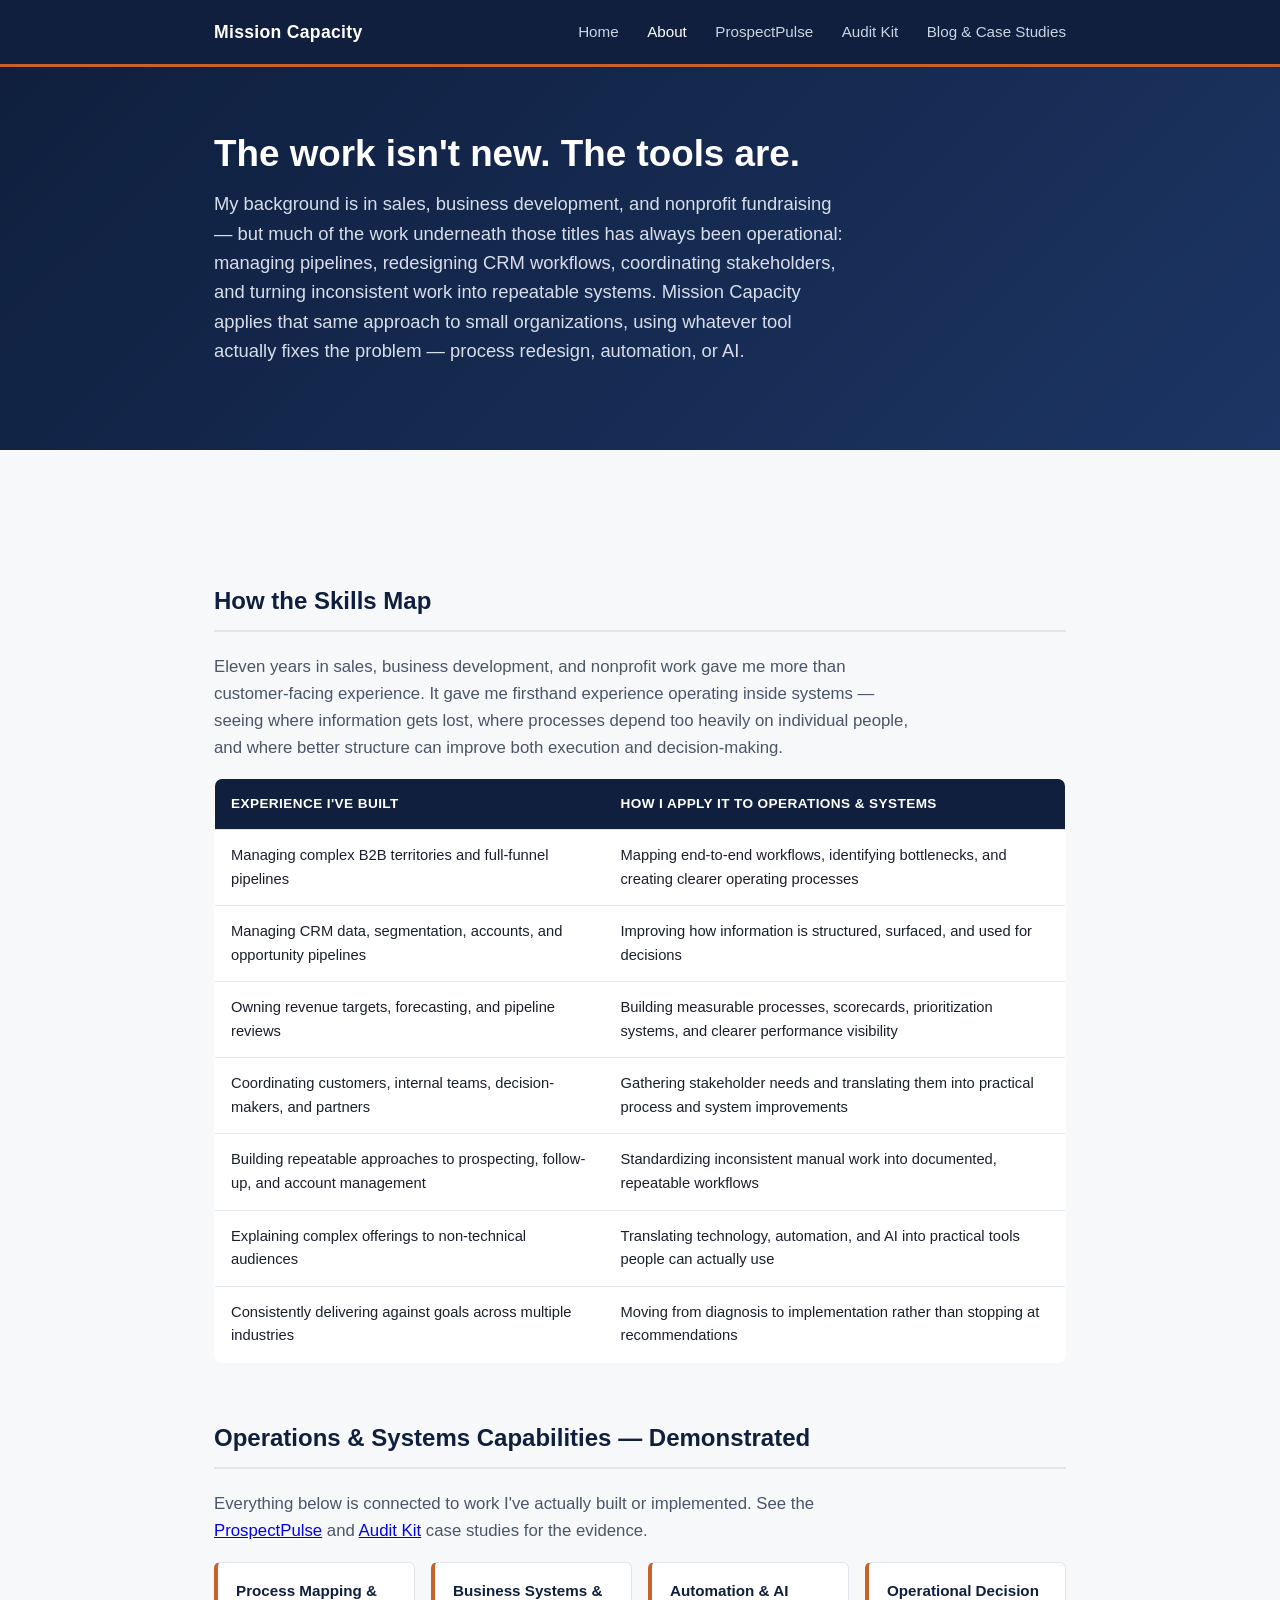
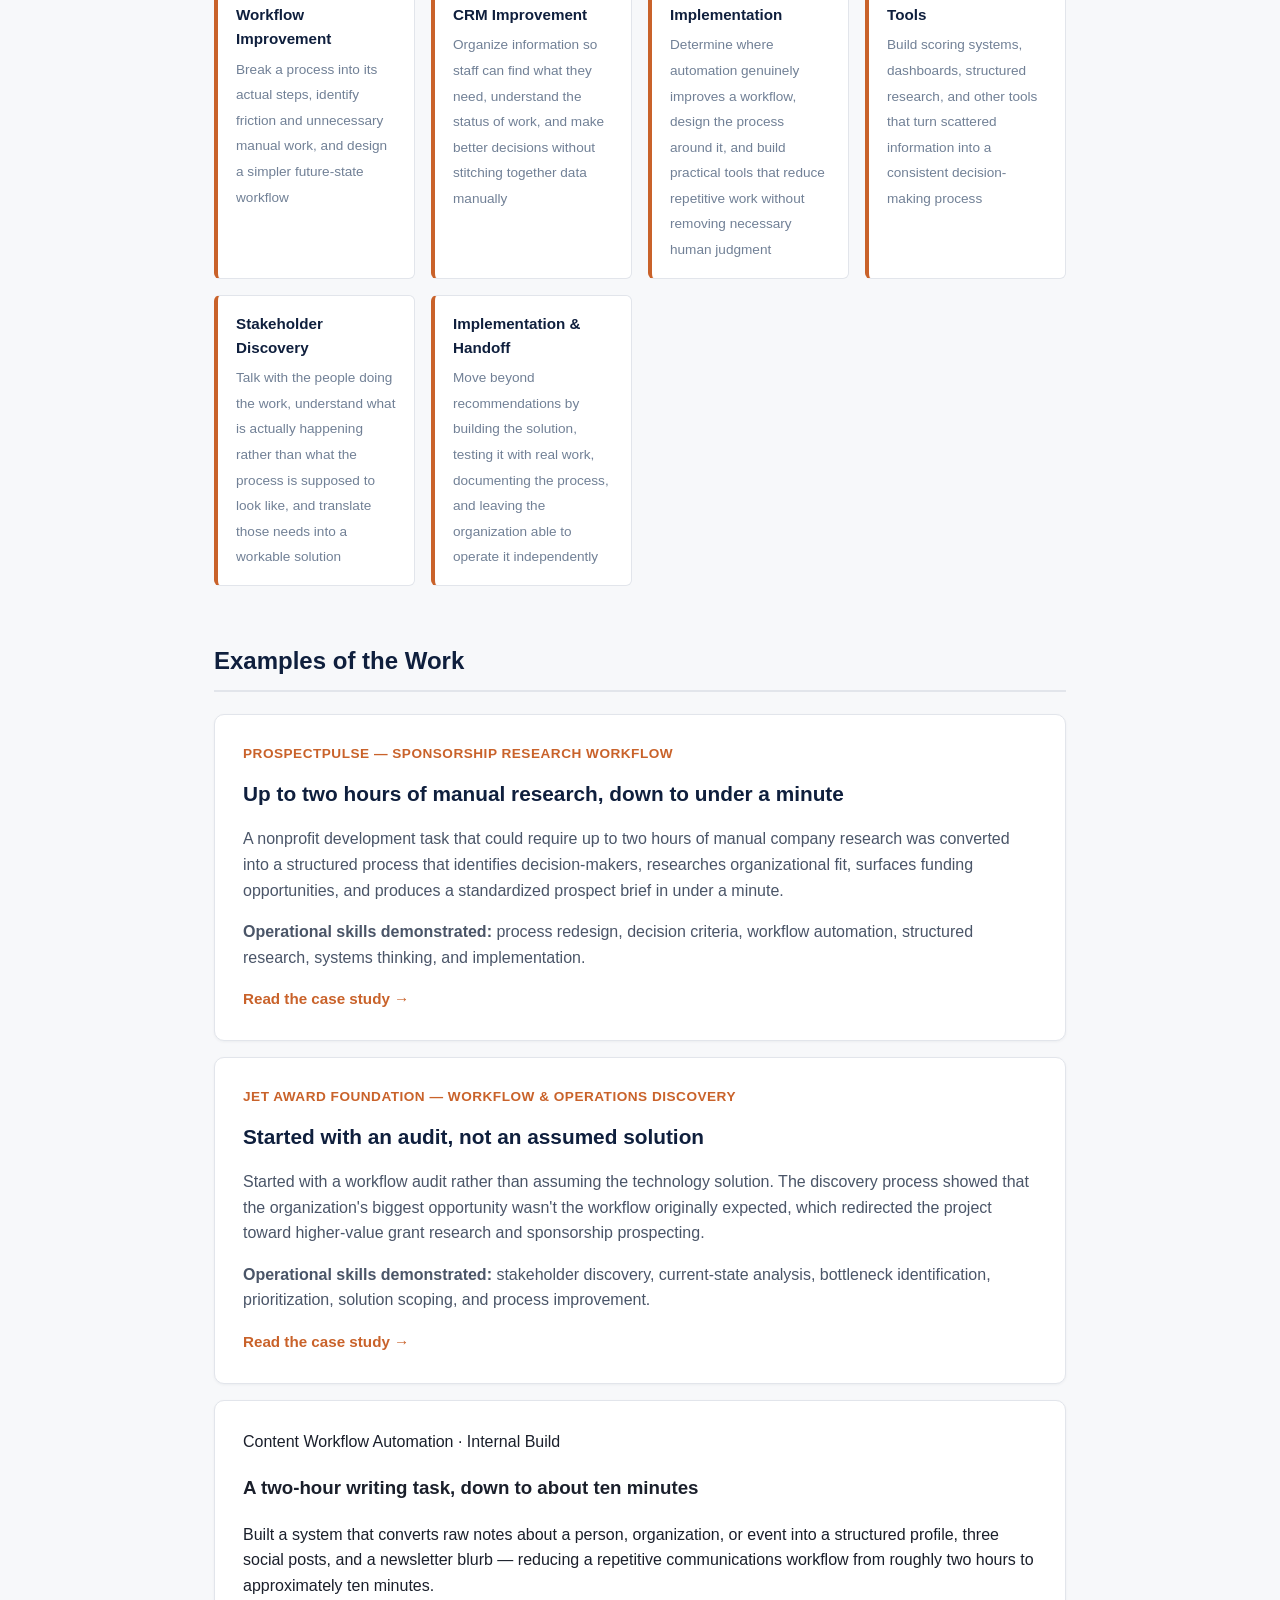
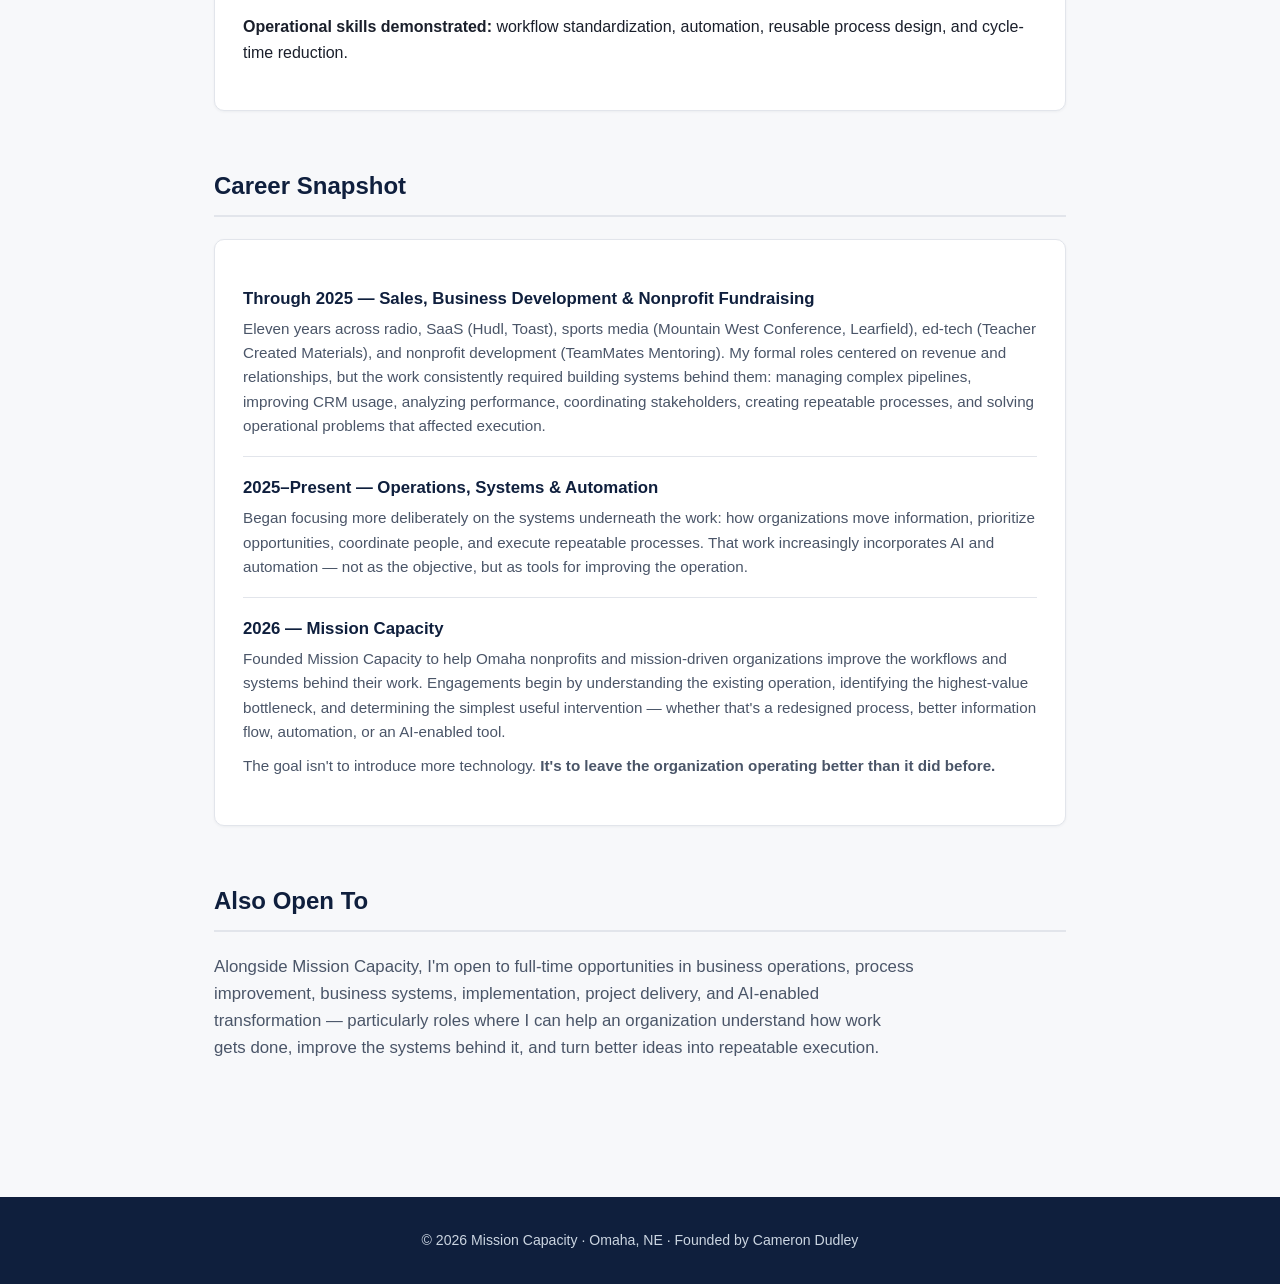
<file: skills.html>
<!DOCTYPE html>
<html lang="en">
<head>
<meta charset="UTF-8">
<meta name="viewport" content="width=device-width, initial-scale=1.0">
<title>About — Mission Capacity</title>
<meta name="description" content="How eleven years operating pipelines, CRM systems, and nonprofit fundraising translates into hands-on operations and systems consulting — process mapping, automation, and AI implementation.">
<link rel="stylesheet" href="style.css">
</head>
<body>

<header class="site-header">
  <div class="nav-inner">
    <a href="index.html" class="logo">Mission Capacity</a>
    <nav>
      <a href="index.html">Home</a>
      <a href="skills.html" class="active">About</a>
      <a href="case-study-prospectpulse.html">ProspectPulse</a>
      <a href="case-study-audit-kit.html">Audit Kit</a>
      <a href="blog.html">Blog &amp; Case Studies</a>
    </nav>
  </div>
</header>

<section class="hero">
  <div class="wrap">
    <h1>The work isn't new. The tools are.</h1>
    <p class="subhead">My background is in sales, business development, and nonprofit fundraising — but much of the work underneath those titles has always been operational: managing pipelines, redesigning CRM workflows, coordinating stakeholders, and turning inconsistent work into repeatable systems. Mission Capacity applies that same approach to small organizations, using whatever tool actually fixes the problem — process redesign, automation, or AI.</p>
  </div>
</section>

<main>
  <div class="wrap">

    <section>
      <h2 class="section-title">How the Skills Map</h2>
      <p class="lead">Eleven years in sales, business development, and nonprofit work gave me more than customer-facing experience. It gave me firsthand experience operating inside systems — seeing where information gets lost, where processes depend too heavily on individual people, and where better structure can improve both execution and decision-making.</p>
      <table>
        <thead>
          <tr><th>Experience I've Built</th><th>How I Apply It to Operations &amp; Systems</th></tr>
        </thead>
        <tbody>
          <tr>
            <td data-label="Experience I've Built">Managing complex B2B territories and full-funnel pipelines</td>
            <td data-label="How I Apply It">Mapping end-to-end workflows, identifying bottlenecks, and creating clearer operating processes</td>
          </tr>
          <tr>
            <td data-label="Experience I've Built">Managing CRM data, segmentation, accounts, and opportunity pipelines</td>
            <td data-label="How I Apply It">Improving how information is structured, surfaced, and used for decisions</td>
          </tr>
          <tr>
            <td data-label="Experience I've Built">Owning revenue targets, forecasting, and pipeline reviews</td>
            <td data-label="How I Apply It">Building measurable processes, scorecards, prioritization systems, and clearer performance visibility</td>
          </tr>
          <tr>
            <td data-label="Experience I've Built">Coordinating customers, internal teams, decision-makers, and partners</td>
            <td data-label="How I Apply It">Gathering stakeholder needs and translating them into practical process and system improvements</td>
          </tr>
          <tr>
            <td data-label="Experience I've Built">Building repeatable approaches to prospecting, follow-up, and account management</td>
            <td data-label="How I Apply It">Standardizing inconsistent manual work into documented, repeatable workflows</td>
          </tr>
          <tr>
            <td data-label="Experience I've Built">Explaining complex offerings to non-technical audiences</td>
            <td data-label="How I Apply It">Translating technology, automation, and AI into practical tools people can actually use</td>
          </tr>
          <tr>
            <td data-label="Experience I've Built">Consistently delivering against goals across multiple industries</td>
            <td data-label="How I Apply It">Moving from diagnosis to implementation rather than stopping at recommendations</td>
          </tr>
        </tbody>
      </table>
    </section>

    <section>
      <h2 class="section-title">Operations &amp; Systems Capabilities — Demonstrated</h2>
      <p class="lead">Everything below is connected to work I've actually built or implemented. See the <a href="case-study-prospectpulse.html">ProspectPulse</a> and <a href="case-study-audit-kit.html">Audit Kit</a> case studies for the evidence.</p>
      <div class="skills-grid">
        <div class="skill-chip">
          <strong>Process Mapping &amp; Workflow Improvement</strong>
          <span>Break a process into its actual steps, identify friction and unnecessary manual work, and design a simpler future-state workflow</span>
        </div>
        <div class="skill-chip">
          <strong>Business Systems &amp; CRM Improvement</strong>
          <span>Organize information so staff can find what they need, understand the status of work, and make better decisions without stitching together data manually</span>
        </div>
        <div class="skill-chip">
          <strong>Automation &amp; AI Implementation</strong>
          <span>Determine where automation genuinely improves a workflow, design the process around it, and build practical tools that reduce repetitive work without removing necessary human judgment</span>
        </div>
        <div class="skill-chip">
          <strong>Operational Decision Tools</strong>
          <span>Build scoring systems, dashboards, structured research, and other tools that turn scattered information into a consistent decision-making process</span>
        </div>
        <div class="skill-chip">
          <strong>Stakeholder Discovery</strong>
          <span>Talk with the people doing the work, understand what is actually happening rather than what the process is supposed to look like, and translate those needs into a workable solution</span>
        </div>
        <div class="skill-chip">
          <strong>Implementation &amp; Handoff</strong>
          <span>Move beyond recommendations by building the solution, testing it with real work, documenting the process, and leaving the organization able to operate it independently</span>
        </div>
      </div>
    </section>

    <section>
      <h2 class="section-title">Examples of the Work</h2>

      <a href="case-study-prospectpulse.html" class="card project-card" style="display:block; margin-bottom:16px;">
        <div class="meta">ProspectPulse — Sponsorship Research Workflow</div>
        <h3>Up to two hours of manual research, down to under a minute</h3>
        <p>A nonprofit development task that could require up to two hours of manual company research was converted into a structured process that identifies decision-makers, researches organizational fit, surfaces funding opportunities, and produces a standardized prospect brief in under a minute.</p>
        <p style="margin-top:10px;"><strong>Operational skills demonstrated:</strong> process redesign, decision criteria, workflow automation, structured research, systems thinking, and implementation.</p>
        <span class="cta-link">Read the case study →</span>
      </a>

      <a href="case-study-audit-kit.html" class="card project-card" style="display:block; margin-bottom:16px;">
        <div class="meta">Jet Award Foundation — Workflow &amp; Operations Discovery</div>
        <h3>Started with an audit, not an assumed solution</h3>
        <p>Started with a workflow audit rather than assuming the technology solution. The discovery process showed that the organization's biggest opportunity wasn't the workflow originally expected, which redirected the project toward higher-value grant research and sponsorship prospecting.</p>
        <p style="margin-top:10px;"><strong>Operational skills demonstrated:</strong> stakeholder discovery, current-state analysis, bottleneck identification, prioritization, solution scoping, and process improvement.</p>
        <span class="cta-link">Read the case study →</span>
      </a>

      <div class="card">
        <div class="meta">Content Workflow Automation · Internal Build</div>
        <h3>A two-hour writing task, down to about ten minutes</h3>
        <p>Built a system that converts raw notes about a person, organization, or event into a structured profile, three social posts, and a newsletter blurb — reducing a repetitive communications workflow from roughly two hours to approximately ten minutes.</p>
        <p style="margin-top:10px;"><strong>Operational skills demonstrated:</strong> workflow standardization, automation, reusable process design, and cycle-time reduction.</p>
      </div>
    </section>

    <section>
      <h2 class="section-title">Career Snapshot</h2>
      <div class="card">
        <div class="timeline-item">
          <h4>Through 2025 — Sales, Business Development &amp; Nonprofit Fundraising</h4>
          <p>Eleven years across radio, SaaS (Hudl, Toast), sports media (Mountain West Conference, Learfield), ed-tech (Teacher Created Materials), and nonprofit development (TeamMates Mentoring). My formal roles centered on revenue and relationships, but the work consistently required building systems behind them: managing complex pipelines, improving CRM usage, analyzing performance, coordinating stakeholders, creating repeatable processes, and solving operational problems that affected execution.</p>
        </div>
        <div class="timeline-item">
          <h4>2025–Present — Operations, Systems &amp; Automation</h4>
          <p>Began focusing more deliberately on the systems underneath the work: how organizations move information, prioritize opportunities, coordinate people, and execute repeatable processes. That work increasingly incorporates AI and automation — not as the objective, but as tools for improving the operation.</p>
        </div>
        <div class="timeline-item">
          <h4>2026 — Mission Capacity</h4>
          <p>Founded Mission Capacity to help Omaha nonprofits and mission-driven organizations improve the workflows and systems behind their work. Engagements begin by understanding the existing operation, identifying the highest-value bottleneck, and determining the simplest useful intervention — whether that's a redesigned process, better information flow, automation, or an AI-enabled tool.</p>
          <p style="margin-top:10px;">The goal isn't to introduce more technology. <strong>It's to leave the organization operating better than it did before.</strong></p>
        </div>
      </div>
    </section>

    <section>
      <h2 class="section-title">Also Open To</h2>
      <p class="lead">Alongside Mission Capacity, I'm open to full-time opportunities in business operations, process improvement, business systems, implementation, project delivery, and AI-enabled transformation — particularly roles where I can help an organization understand how work gets done, improve the systems behind it, and turn better ideas into repeatable execution.</p>
    </section>

  </div>
</main>

<footer>
  <div class="wrap">
    &copy; 2026 Mission Capacity · Omaha, NE · Founded by Cameron Dudley
  </div>
</footer>

</body>
</html>
</file>
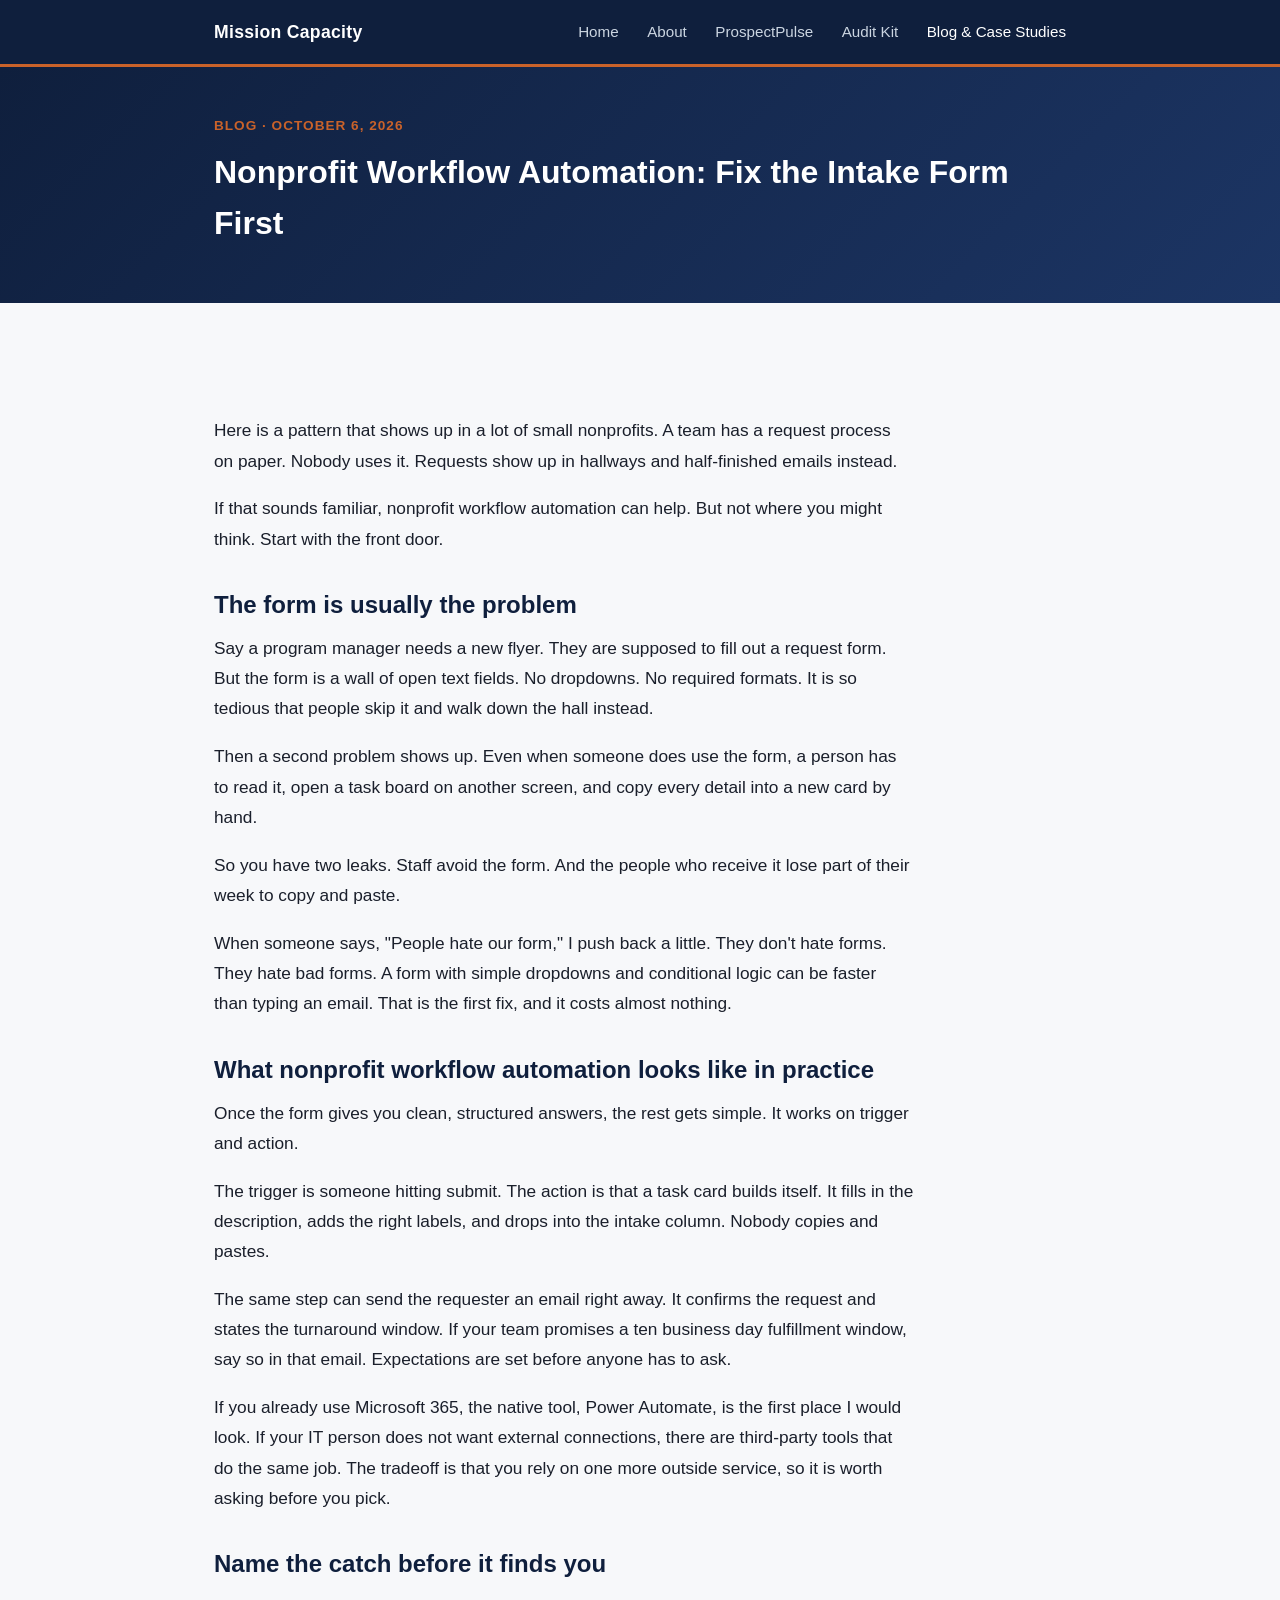
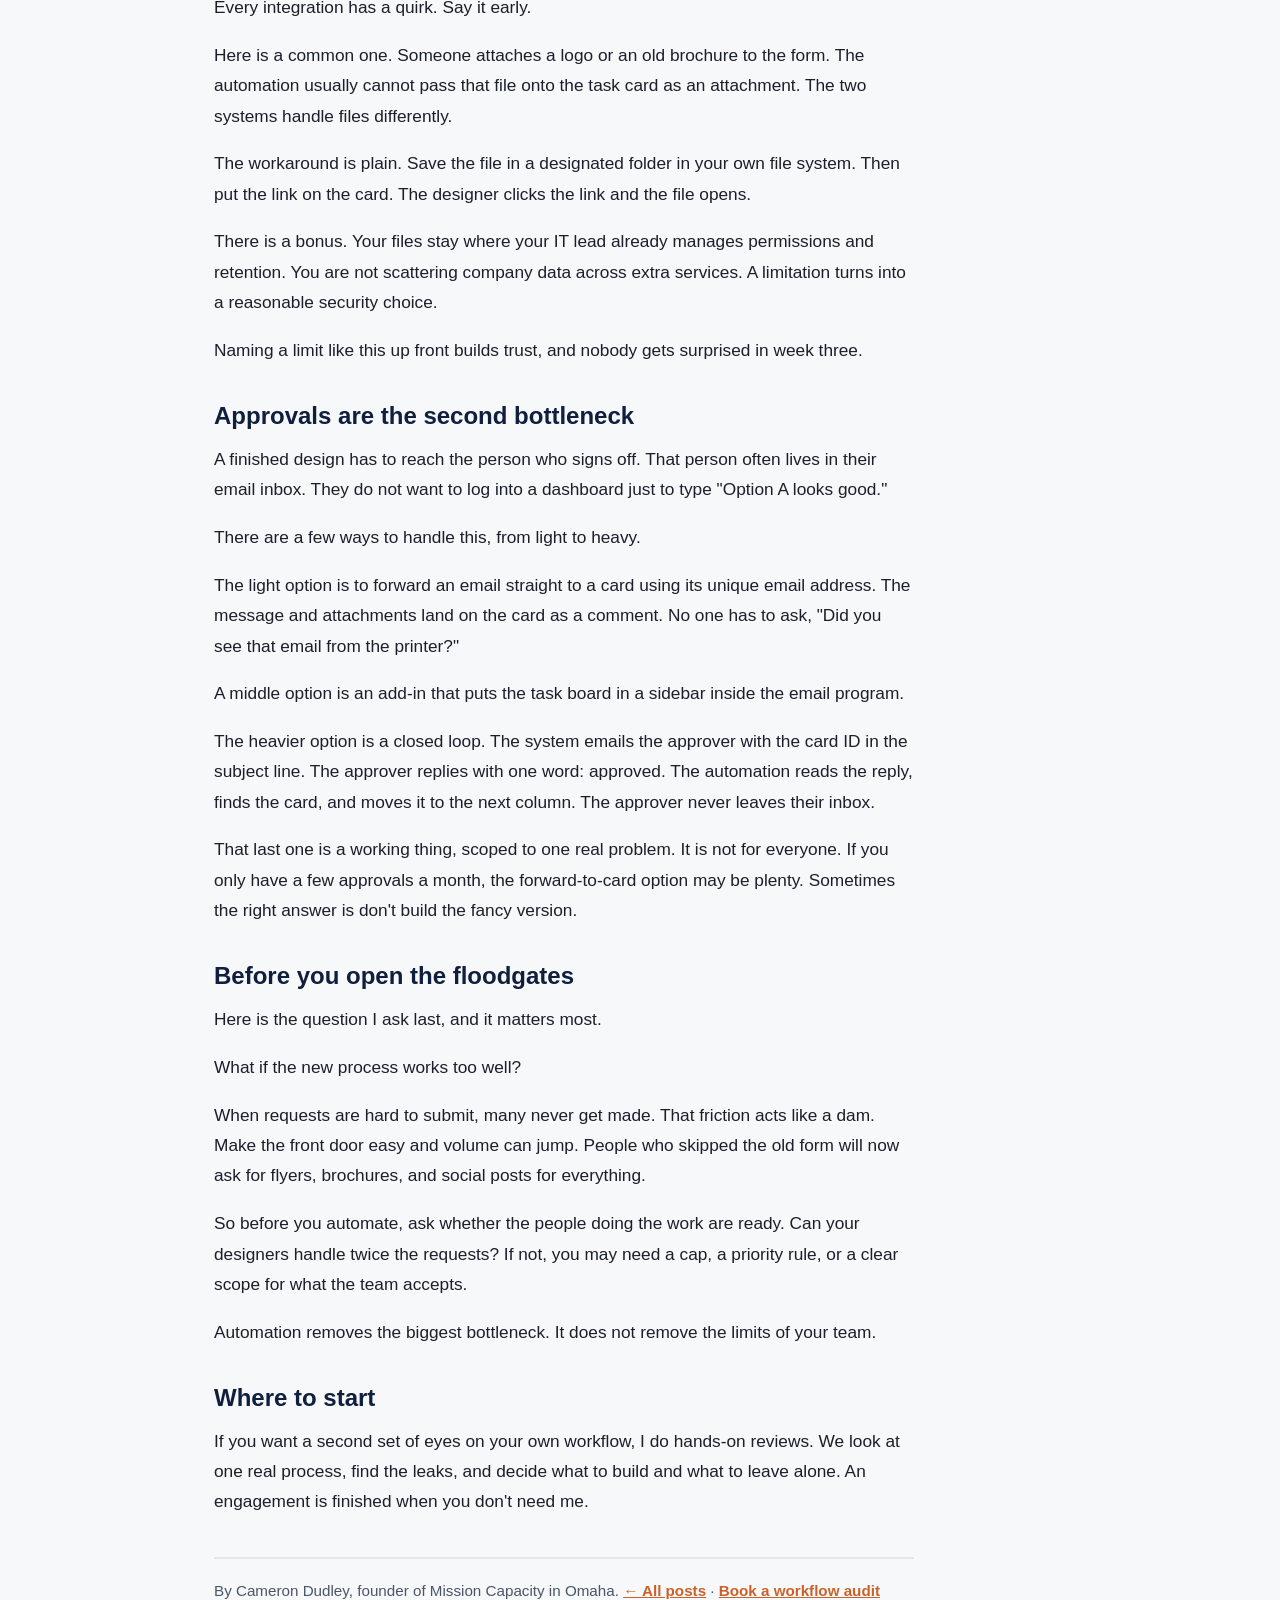
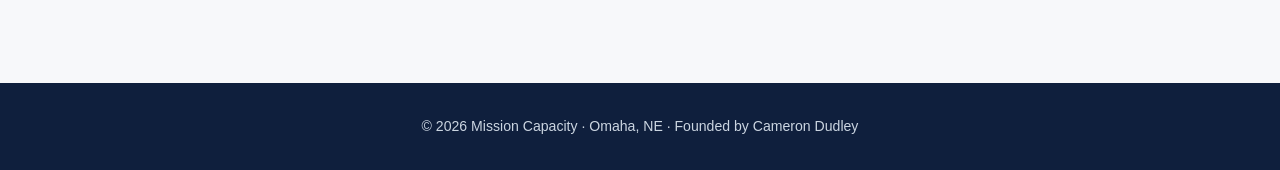
<file: blog/nonprofit-workflow-automation-intake-form.html>
<!DOCTYPE html>
<html lang="en">
<head>
<meta charset="UTF-8">
<meta name="viewport" content="width=device-width, initial-scale=1.0">
<title>Nonprofit Workflow Automation: Fix the Intake Form First — Mission Capacity</title>
<meta name="description" content="Nonprofit workflow automation works best at the front door. Why a bad intake form leaks staff time, and how to fix it before you automate.">
<link rel="canonical" href="https://missioncapacity.netlify.app/blog/nonprofit-workflow-automation-intake-form.html">
<meta property="og:type" content="article">
<meta property="og:title" content="Nonprofit Workflow Automation: Fix the Intake Form First">
<meta property="og:description" content="Nonprofit workflow automation works best at the front door. Why a bad intake form leaks staff time, and how to fix it before you automate.">
<meta property="og:url" content="https://missioncapacity.netlify.app/blog/nonprofit-workflow-automation-intake-form.html">
<link rel="stylesheet" href="../style.css">
<script type="application/ld+json">{"@context":"https://schema.org","@type":"BlogPosting","headline":"Nonprofit Workflow Automation: Fix the Intake Form First","description":"Nonprofit workflow automation works best at the front door. Why a bad intake form leaks staff time, and how to fix it before you automate.","datePublished":"2026-10-06","author":{"@type":"Person","name":"Cameron Dudley"},"publisher":{"@type":"Organization","name":"Mission Capacity"},"mainEntityOfPage":"https://missioncapacity.netlify.app/blog/nonprofit-workflow-automation-intake-form.html"}</script>
</head>
<body>

<header class="site-header">
  <div class="nav-inner">
    <a href="../index.html" class="logo">Mission Capacity</a>
    <nav>
      <a href="../index.html">Home</a>
      <a href="../skills.html">About</a>
      <a href="../case-study-prospectpulse.html">ProspectPulse</a>
      <a href="../case-study-audit-kit.html">Audit Kit</a>
      <a href="../blog.html" class="active">Blog &amp; Case Studies</a>
    </nav>
  </div>
</header>

<section class="case-hero">
  <div class="wrap">
    <div class="eyebrow">Blog · <time datetime="2026-10-06">October 6, 2026</time></div>
    <h1>Nonprofit Workflow Automation: Fix the Intake Form First</h1>
  </div>
</section>

<main>
  <div class="wrap">
    <article class="post-body">
<p>Here is a pattern that shows up in a lot of small nonprofits. A team has a request process on paper. Nobody uses it. Requests show up in hallways and half-finished emails instead.</p>
<p>If that sounds familiar, nonprofit workflow automation can help. But not where you might think. Start with the front door.</p>
<h2>The form is usually the problem</h2>
<p>Say a program manager needs a new flyer. They are supposed to fill out a request form. But the form is a wall of open text fields. No dropdowns. No required formats. It is so tedious that people skip it and walk down the hall instead.</p>
<p>Then a second problem shows up. Even when someone does use the form, a person has to read it, open a task board on another screen, and copy every detail into a new card by hand.</p>
<p>So you have two leaks. Staff avoid the form. And the people who receive it lose part of their week to copy and paste.</p>
<p>When someone says, &quot;People hate our form,&quot; I push back a little. They don't hate forms. They hate bad forms. A form with simple dropdowns and conditional logic can be faster than typing an email. That is the first fix, and it costs almost nothing.</p>
<h2>What nonprofit workflow automation looks like in practice</h2>
<p>Once the form gives you clean, structured answers, the rest gets simple. It works on trigger and action.</p>
<p>The trigger is someone hitting submit. The action is that a task card builds itself. It fills in the description, adds the right labels, and drops into the intake column. Nobody copies and pastes.</p>
<p>The same step can send the requester an email right away. It confirms the request and states the turnaround window. If your team promises a ten business day fulfillment window, say so in that email. Expectations are set before anyone has to ask.</p>
<p>If you already use Microsoft 365, the native tool, Power Automate, is the first place I would look. If your IT person does not want external connections, there are third-party tools that do the same job. The tradeoff is that you rely on one more outside service, so it is worth asking before you pick.</p>
<h2>Name the catch before it finds you</h2>
<p>Every integration has a quirk. Say it early.</p>
<p>Here is a common one. Someone attaches a logo or an old brochure to the form. The automation usually cannot pass that file onto the task card as an attachment. The two systems handle files differently.</p>
<p>The workaround is plain. Save the file in a designated folder in your own file system. Then put the link on the card. The designer clicks the link and the file opens.</p>
<p>There is a bonus. Your files stay where your IT lead already manages permissions and retention. You are not scattering company data across extra services. A limitation turns into a reasonable security choice.</p>
<p>Naming a limit like this up front builds trust, and nobody gets surprised in week three.</p>
<h2>Approvals are the second bottleneck</h2>
<p>A finished design has to reach the person who signs off. That person often lives in their email inbox. They do not want to log into a dashboard just to type &quot;Option A looks good.&quot;</p>
<p>There are a few ways to handle this, from light to heavy.</p>
<p>The light option is to forward an email straight to a card using its unique email address. The message and attachments land on the card as a comment. No one has to ask, &quot;Did you see that email from the printer?&quot;</p>
<p>A middle option is an add-in that puts the task board in a sidebar inside the email program.</p>
<p>The heavier option is a closed loop. The system emails the approver with the card ID in the subject line. The approver replies with one word: approved. The automation reads the reply, finds the card, and moves it to the next column. The approver never leaves their inbox.</p>
<p>That last one is a working thing, scoped to one real problem. It is not for everyone. If you only have a few approvals a month, the forward-to-card option may be plenty. Sometimes the right answer is don't build the fancy version.</p>
<h2>Before you open the floodgates</h2>
<p>Here is the question I ask last, and it matters most.</p>
<p>What if the new process works too well?</p>
<p>When requests are hard to submit, many never get made. That friction acts like a dam. Make the front door easy and volume can jump. People who skipped the old form will now ask for flyers, brochures, and social posts for everything.</p>
<p>So before you automate, ask whether the people doing the work are ready. Can your designers handle twice the requests? If not, you may need a cap, a priority rule, or a clear scope for what the team accepts.</p>
<p>Automation removes the biggest bottleneck. It does not remove the limits of your team.</p>
<h2>Where to start</h2>
<p>If you want a second set of eyes on your own workflow, I do hands-on reviews. We look at one real process, find the leaks, and decide what to build and what to leave alone. An engagement is finished when you don't need me.</p>
    </article>
    <div class="post-byline">
      By Cameron Dudley, founder of Mission Capacity in Omaha. <a href="../blog.html">&larr; All posts</a> · <a href="https://calendar.app.google/fmADuB7EmJujLEcz7" target="_blank" rel="noopener">Book a workflow audit</a>
    </div>
  </div>
</main>

<footer>
  <div class="wrap">
    &copy; 2026 Mission Capacity · Omaha, NE · Founded by Cameron Dudley
  </div>
</footer>

</body>
</html>
</file>
<file: style.css>
:root {
  --navy: #0f1f3d;
  --navy-light: #1c3564;
  --slate: #4a5568;
  --slate-light: #718096;
  --bg: #f7f8fa;
  --card: #ffffff;
  --accent: #c9622a;
  --accent-light: #f2e3d5;
  --border: #e2e5eb;
  --strong-green: #1f7a4d;
  --moderate-amber: #b8791a;
  --font: 'Segoe UI', -apple-system, BlinkMacSystemFont, Helvetica, Arial, sans-serif;
}

* { box-sizing: border-box; }

body {
  margin: 0;
  font-family: var(--font);
  background: var(--bg);
  color: #1a1f2b;
  line-height: 1.6;
}

.wrap {
  max-width: 900px;
  margin: 0 auto;
  padding: 0 24px;
}

/* Nav */
header.site-header {
  background: var(--navy);
  border-bottom: 3px solid var(--accent);
}

.nav-inner {
  max-width: 900px;
  margin: 0 auto;
  padding: 18px 24px;
  display: flex;
  justify-content: space-between;
  align-items: center;
  flex-wrap: wrap;
  gap: 12px;
}

.nav-inner .logo {
  color: #fff;
  font-weight: 700;
  font-size: 1.1rem;
  text-decoration: none;
  letter-spacing: 0.3px;
}

.nav-inner nav a {
  color: #cbd5e1;
  text-decoration: none;
  margin-left: 24px;
  font-size: 0.95rem;
  font-weight: 500;
  transition: color 0.15s ease;
}

.nav-inner nav a:hover,
.nav-inner nav a.active {
  color: #ffffff;
}

/* Hero */
.hero {
  background: linear-gradient(135deg, var(--navy) 0%, var(--navy-light) 100%);
  color: #fff;
  padding: 64px 0 56px;
}

.hero h1 {
  font-size: 2.3rem;
  margin: 0 0 12px;
  line-height: 1.25;
}

.hero .subhead {
  font-size: 1.15rem;
  color: #d7deea;
  max-width: 640px;
  margin: 0 0 28px;
}

.hero .tags {
  display: flex;
  flex-wrap: wrap;
  gap: 10px;
  margin-bottom: 30px;
}

.tag {
  background: rgba(255,255,255,0.1);
  border: 1px solid rgba(255,255,255,0.25);
  color: #fff;
  padding: 6px 14px;
  border-radius: 999px;
  font-size: 0.85rem;
}

.btn {
  display: inline-block;
  background: var(--accent);
  color: #fff;
  text-decoration: none;
  padding: 12px 24px;
  border-radius: 6px;
  font-weight: 600;
  font-size: 0.95rem;
  margin-right: 12px;
  margin-top: 6px;
  transition: background 0.15s ease;
}

.btn:hover { background: #a94e1e; }

.btn.secondary {
  background: transparent;
  border: 1px solid rgba(255,255,255,0.5);
  color: #fff;
}

.btn.secondary:hover { background: rgba(255,255,255,0.1); }

.btn.outline {
  background: transparent;
  border: 1px solid var(--border);
  color: var(--navy);
}

.btn.outline:hover { background: var(--accent-light); border-color: var(--accent); }

/* Sections */
main { padding: 56px 0 80px; }

section { margin-bottom: 56px; }

h2.section-title {
  font-size: 1.5rem;
  color: var(--navy);
  margin-bottom: 22px;
  padding-bottom: 10px;
  border-bottom: 2px solid var(--border);
}

p.lead {
  font-size: 1.05rem;
  color: var(--slate);
  max-width: 700px;
}

/* Cards */
.card {
  background: var(--card);
  border: 1px solid var(--border);
  border-radius: 10px;
  padding: 28px;
  box-shadow: 0 1px 3px rgba(15,31,61,0.05);
}

.project-card {
  display: block;
  text-decoration: none;
  color: inherit;
}

.project-card h3 {
  color: var(--navy);
  font-size: 1.3rem;
  margin: 0 0 8px;
}

.project-card .meta {
  color: var(--accent);
  font-weight: 600;
  font-size: 0.85rem;
  text-transform: uppercase;
  letter-spacing: 0.5px;
  margin-bottom: 12px;
}

.project-card p {
  color: var(--slate);
  margin-bottom: 16px;
}

.project-card .cta-link {
  color: var(--accent);
  font-weight: 600;
  font-size: 0.95rem;
}

/* Skills grid */
.skills-grid {
  display: grid;
  grid-template-columns: repeat(auto-fit, minmax(200px, 1fr));
  gap: 16px;
}

.skill-chip {
  background: var(--card);
  border: 1px solid var(--border);
  border-left: 4px solid var(--accent);
  border-radius: 6px;
  padding: 16px 18px;
}

.skill-chip strong {
  display: block;
  color: var(--navy);
  margin-bottom: 4px;
  font-size: 0.95rem;
}

.skill-chip span {
  color: var(--slate-light);
  font-size: 0.85rem;
}

/* Table */
table {
  width: 100%;
  border-collapse: collapse;
  background: var(--card);
  border: 1px solid var(--border);
  border-radius: 8px;
  overflow: hidden;
}

th, td {
  padding: 14px 16px;
  text-align: left;
  border-bottom: 1px solid var(--border);
  font-size: 0.92rem;
  vertical-align: top;
}

th {
  background: var(--navy);
  color: #fff;
  font-weight: 600;
  font-size: 0.85rem;
  text-transform: uppercase;
  letter-spacing: 0.4px;
}

tr:last-child td { border-bottom: none; }

td.fit-strong { color: var(--strong-green); font-weight: 700; }
td.fit-moderate { color: var(--moderate-amber); font-weight: 700; }

/* Timeline / list */
.timeline-item {
  padding: 18px 0;
  border-bottom: 1px solid var(--border);
}

.timeline-item:last-child { border-bottom: none; }

.timeline-item h4 {
  margin: 0 0 4px;
  color: var(--navy);
  font-size: 1.05rem;
}

.timeline-item p { margin: 0; color: var(--slate); font-size: 0.95rem; }

/* Case study specifics */
.case-hero {
  background: linear-gradient(135deg, var(--navy) 0%, var(--navy-light) 100%);
  color: #fff;
  padding: 48px 0 40px;
}

.case-hero .eyebrow {
  color: var(--accent);
  font-weight: 700;
  text-transform: uppercase;
  letter-spacing: 1px;
  font-size: 0.85rem;
  margin-bottom: 10px;
}

.case-hero h1 { font-size: 2rem; margin: 0 0 14px; }
.case-hero .subhead { color: #d7deea; font-size: 1.1rem; max-width: 680px; margin: 0; }

.before-after {
  display: flex;
  gap: 16px;
  flex-wrap: wrap;
  margin: 24px 0;
}

.ba-box {
  flex: 1;
  min-width: 220px;
  background: var(--card);
  border: 1px solid var(--border);
  border-radius: 8px;
  padding: 20px;
}

.ba-box.before { border-top: 4px solid var(--slate-light); }
.ba-box.after { border-top: 4px solid var(--strong-green); }

.ba-box .label {
  text-transform: uppercase;
  font-size: 0.78rem;
  font-weight: 700;
  letter-spacing: 0.5px;
  color: var(--slate-light);
  margin-bottom: 6px;
}

.ba-box .value {
  font-size: 1.3rem;
  font-weight: 700;
  color: var(--navy);
}

.callout {
  background: var(--accent-light);
  border-left: 4px solid var(--accent);
  padding: 18px 22px;
  border-radius: 6px;
  color: #4a3419;
  font-size: 0.98rem;
}

footer {
  background: var(--navy);
  color: #cbd5e1;
  padding: 32px 0;
  font-size: 0.88rem;
  text-align: center;
}

footer a { color: #fff; }

@media (max-width: 640px) {
  .hero h1 { font-size: 1.7rem; }
  .nav-inner { flex-direction: column; align-items: flex-start; }
  .nav-inner nav a { margin-left: 0; margin-right: 18px; }
  table, thead, tbody, th, td, tr { display: block; }
  thead tr { display: none; }
  td { border-bottom: none; padding: 6px 16px; }
  tr { border-bottom: 1px solid var(--border); padding: 12px 0; }
  td::before {
    content: attr(data-label);
    display: block;
    font-weight: 700;
    color: var(--accent);
    font-size: 0.75rem;
    text-transform: uppercase;
    margin-bottom: 2px;
  }
}

/* Blog */
.post-list { display: grid; gap: 16px; }
.post-list .card { display: block; text-decoration: none; color: inherit; transition: border-color 0.15s ease; }
.post-list .card:hover { border-color: var(--accent); }
.post-list h3 { margin: 0 0 8px; color: var(--navy); font-size: 1.25rem; }
.post-list p { margin: 0 0 12px; color: var(--slate); }
.post-list .meta { color: var(--accent); font-weight: 600; font-size: 0.85rem; text-transform: uppercase; letter-spacing: 0.5px; margin-bottom: 10px; }
.post-list .cta-link { color: var(--accent); font-weight: 600; font-size: 0.95rem; }

.post-body { max-width: 700px; font-size: 1.08rem; line-height: 1.75; color: #1a1f2b; }
.post-body h2 { color: var(--navy); font-size: 1.5rem; line-height: 1.3; margin: 2.2rem 0 0.8rem; }
.post-body h3 { color: var(--navy); font-size: 1.2rem; margin: 1.8rem 0 0.6rem; }
.post-body p { margin: 0 0 1.1rem; }
.post-body ul, .post-body ol { margin: 0 0 1.2rem; padding-left: 1.4rem; }
.post-body li { margin-bottom: 0.4rem; }
.post-body a { color: var(--accent); }
.post-body blockquote { margin: 1.4rem 0; padding: 4px 0 4px 18px; border-left: 4px solid var(--accent); color: var(--slate); }
.post-byline { max-width: 700px; margin-top: 40px; padding-top: 20px; border-top: 2px solid var(--border); color: var(--slate); font-size: 0.95rem; }
.post-byline a { color: var(--accent); font-weight: 600; }
.post-body > :first-child { margin-top: 0; }

/* Testimonial */
.testimonial { background: var(--card); border: 1px solid var(--border); border-left: 4px solid var(--accent); border-radius: 10px; padding: 28px 32px; max-width: 760px; box-shadow: 0 1px 3px rgba(15,31,61,0.05); }
.testimonial p { font-size: 1.05rem; line-height: 1.7; color: #1a1f2b; margin: 0 0 14px; font-style: italic; }
.testimonial-author { margin-top: 18px; padding-top: 14px; border-top: 1px solid var(--border); }
.testimonial-author strong { display: block; color: var(--navy); }
.testimonial-author span { color: var(--slate); font-size: 0.92rem; }

/* Stat strip */
.stat-strip { display: grid; grid-template-columns: repeat(4, minmax(0, 1fr)); gap: 14px; margin-bottom: 16px; }
.stat { background: var(--card); border: 1px solid var(--border); border-top: 4px solid var(--accent); border-radius: 10px; padding: 18px 16px; box-shadow: 0 1px 3px rgba(15,31,61,0.05); }
.stat-num { font-size: 2rem; font-weight: 700; color: var(--navy); line-height: 1.1; }
.stat-label { margin-top: 6px; font-size: 0.9rem; color: var(--slate); }
.stat-meta { color: var(--slate); font-size: 0.95rem; margin: 0; }
@media (max-width: 720px) { .stat-strip { grid-template-columns: repeat(2, minmax(0, 1fr)); } .stat-num { font-size: 1.6rem; } }
</file>
